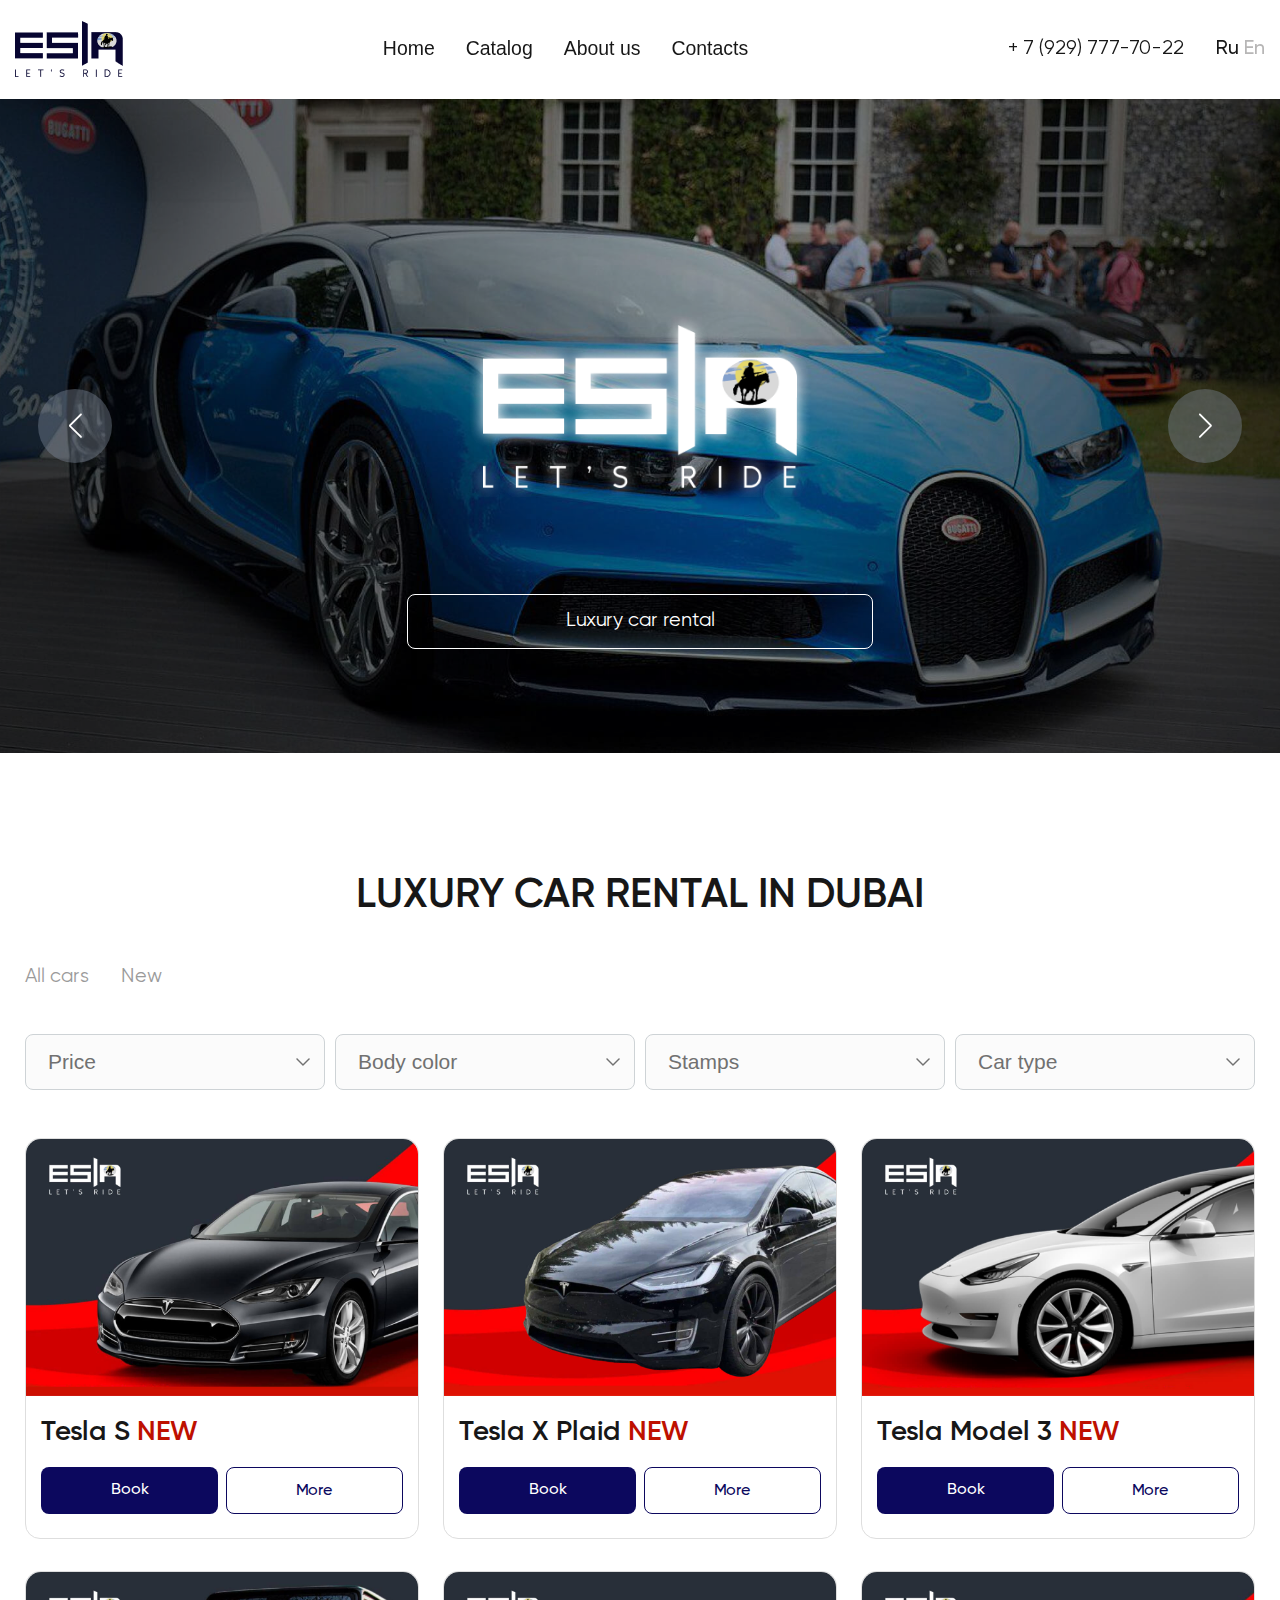
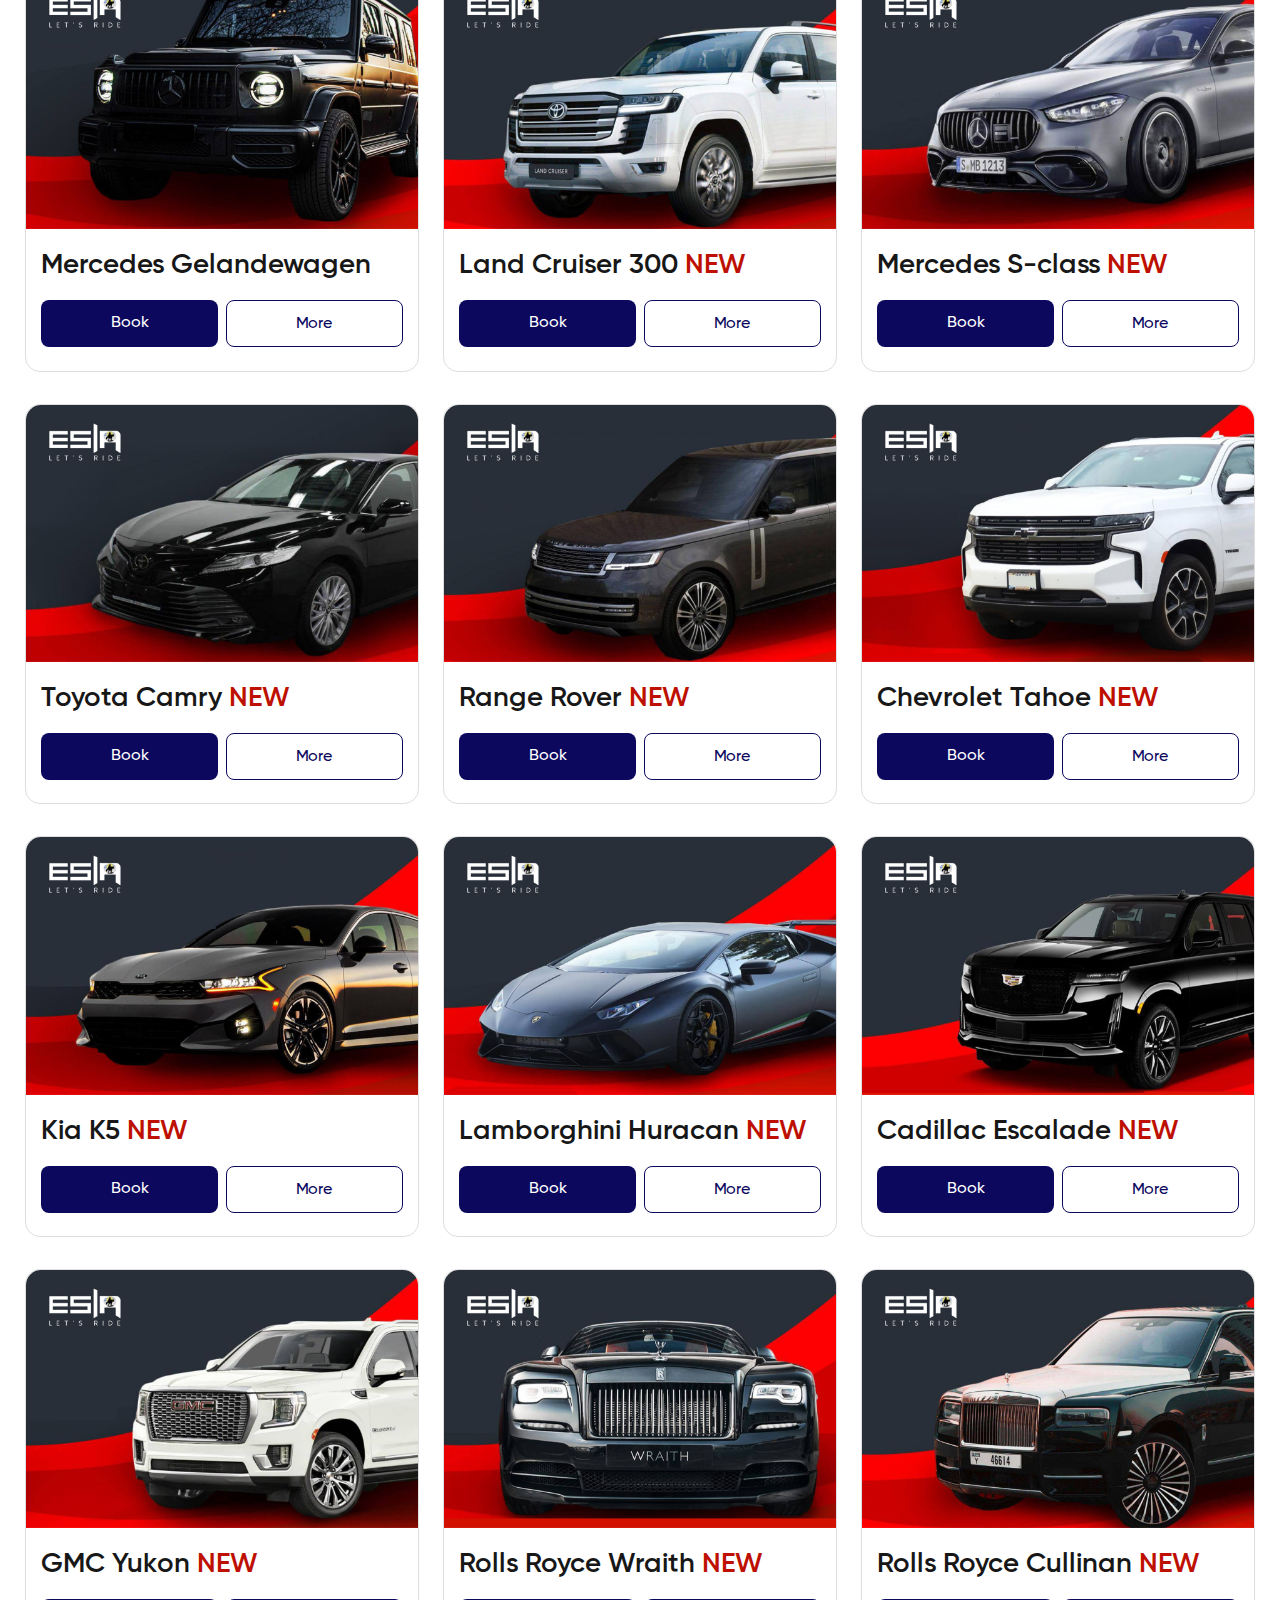
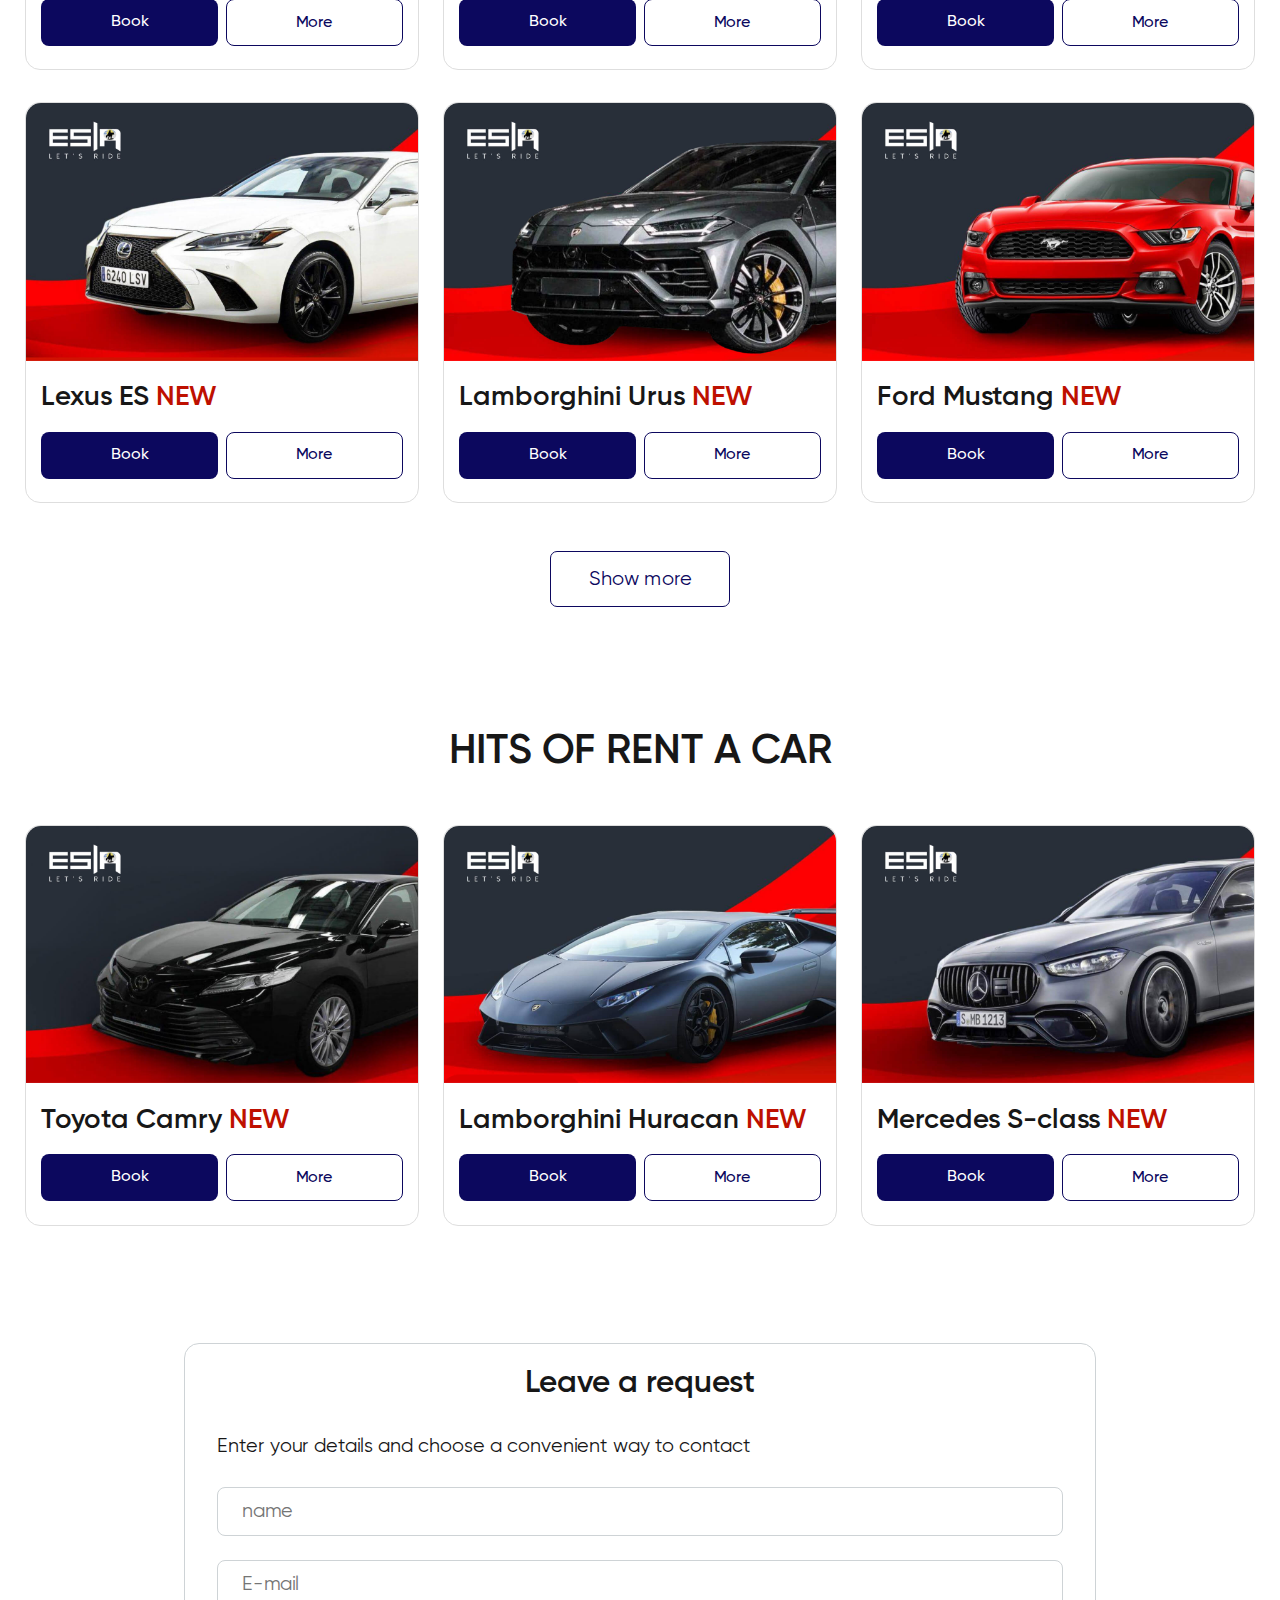
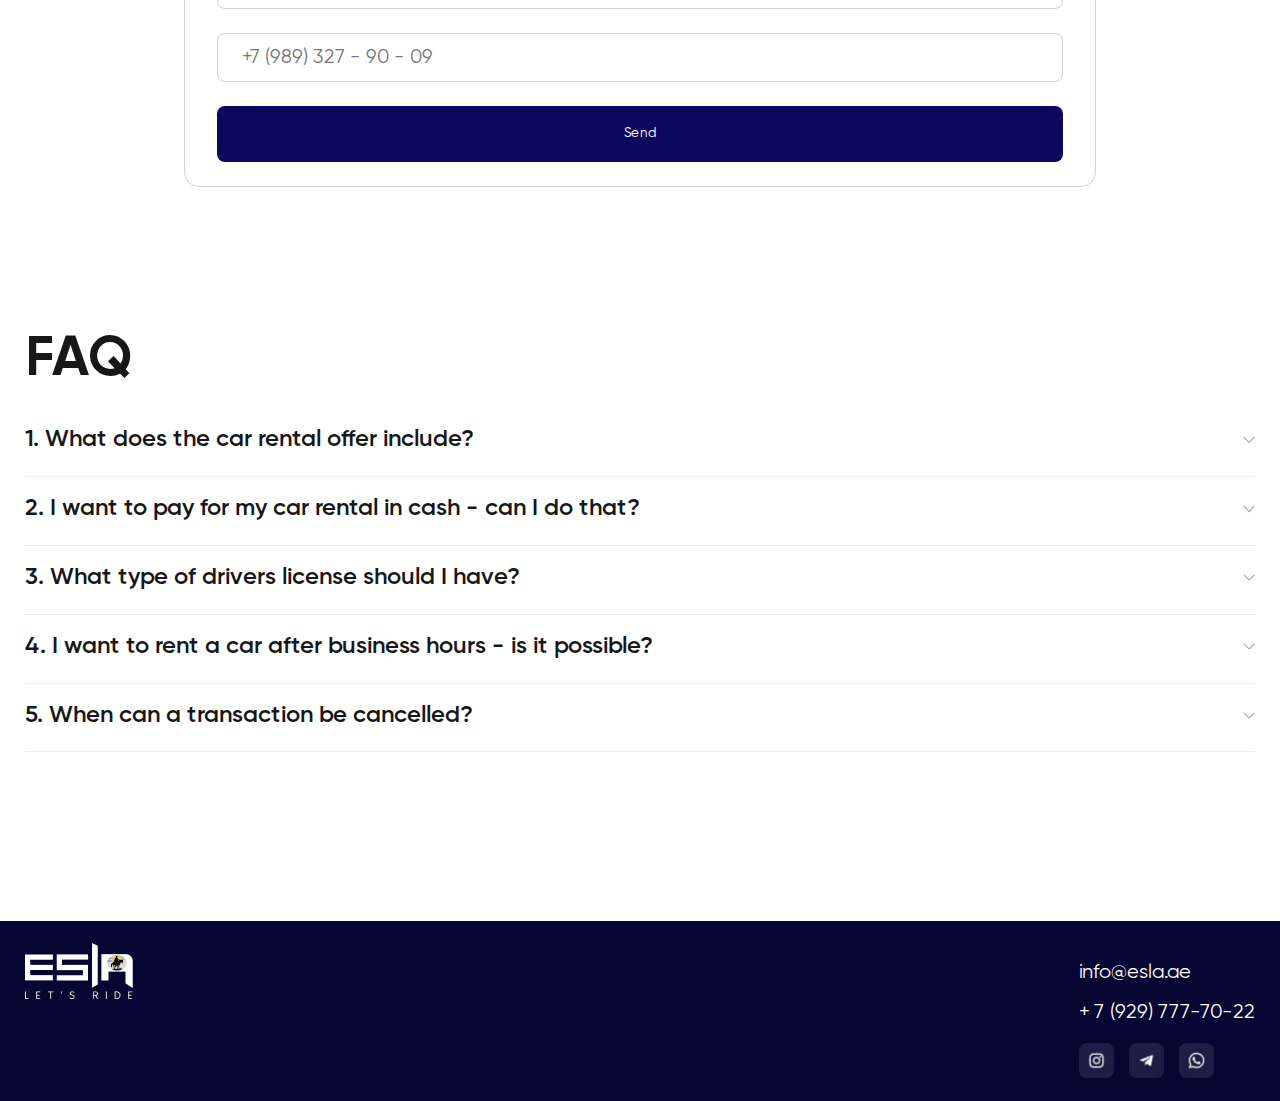
<file: index.html>
<!DOCTYPE html>
<html lang="en">
<head>
   <link
   rel="stylesheet"
   href="https://cdn.jsdelivr.net/npm/swiper@9/swiper-bundle.min.css"/>
   <link rel="stylesheet" href="css/style.css">
   <link rel="preconnect" href="https://fonts.googleapis.com">
   <link rel="preconnect" href="https://fonts.gstatic.com" crossorigin>
   <link rel="stylesheet" href="fonts/stylesheet.css">
   <meta charset="UTF-8">
   <meta http-equiv="X-UA-Compatible" content="IE=edge">
   <meta name="viewport" content="width=device-width, initial-scale=1.0">
   <title>Esla</title>
   <link rel="icon" type="images/x-icon" href="favicon/esla.ico">
</head>
<body>
   <div class="preloader" id="preloader">
      <div class="cssload-loader">
         <div class="cssload-inner cssload-one"></div>
         <div class="cssload-inner cssload-two"></div>
         <div class="cssload-inner cssload-three"></div>
      </div>
   </div>
   <div class="wrapper" translate="no">
      <!-- HEADER -->
      <header class="header">
         <div class="header__head">
         <div class="header__container">
         <div class="header__fixed">
            <div class="header__inner">
               <div class="header__logo">
                  <a href="index.html"><img src="img/logoesla.png" alt=""></a>
               </div>
               <nav class="header__menu menu">
                  <ul class="menu__list">
                     <li><a href="index.html" class="menu__link" data-lang="home">Главная</a></li>
                        <li><a href="_catalog.html" class="menu__link" data-lang="catalog">Каталог</a></li>
                        <li><a href="#" class="menu__link" data-lang="about-us">О нас</a></li>
                        <li><a class="menu__link link-contact" data-lang="contacts">Контакты</a></li>
                  </ul>
               </nav>
               <div class="header__cookies">
                  <span class="connection"><a href='tel:+79297777022'>+ 7 (929) 777-70-22</a></span>
                  <form id="form" class="connection__request request">
                     <input type="hidden" name="project_name" value="Esla">
                     <input type="hidden" name="admin_email" value="info@esla.ae">
                     <input type="hidden" name="form_subject" value="Elsa.ae">
                     <div class="request__inner">
                        <h3 class="request__title" data-lang="request-title">Оставить запрос</h3>
                     <span class="request__sub-title" data-lang="request-sub-title">Введите свои данные и выберите удобный способ связи</span>
                     <input id="name" required placeholder="name" name="Имя" type="text" class="request__input">
                     <input id="phone" required placeholder="+7 (989) 327 - 90 - 09" name="Номер телефона" type="number" class="request__input">
                     <div class="request__checkboxes">
                        <input value="whatsapp" id="message1" class="request__checkbox1 request__checkbox" type="radio" name="Мессенджер">
                        <label class="request__label1" for="message1"></label>
                        <input value="telegram" id="message2" class="request__checkbox2 request__checkbox" type="radio" name="Мессенджер">
                        <label class="request__label2" for="message2"></label>
                        <input value="phone" id="message3" class="request__checkbox3 request__checkbox" type="radio" name="Мессенджер">
                        <label class="request__label3" for="message3"></label>
                     </div>
                     <button class="request__submit" data-lang="request-submit">Отправить</button>
                     </div>
                  </form>
                  <div class="wrap"><span class="wrap__text" data-lang="gratitude">Спасибо за заявку! Наш консультант перезвонит вам в течение часа.</span></div>
                  <div class="langs">
                     <a value="ru" data-btn="ru" class="lang rus" translate="no">Ru</a>
                     <a value="en" data-btn="en" class="lang eng" translate="no">En</a>
                  </div>
                  <div class="menu__burger">
                     <span></span>
                  </div>
               </div>
            </div>
         </div>
      </div>
      </div>
      </header>


      <!-- MAIN -->
      <main class="main-content">

         <!-- MAIN SECTION -->
         <div class="main first-slider swiper-container">
            <div class="main__inner swiper-wrapper">
               <div class="main__slide swiper-slide">
                  <div class="main__slide-inner">
                  <div class="main__title"><img src="img/title.png" alt=""></div>
                     <img src="img/main-image.jpg" alt="">
                  <a class="main__btn" data-lang="main-btn" href="_catalog.html">Аренда элитных авто</a>
               </div>
               </div>
            </div>
            <div class="swiper-button-prev"></div>
            <div class="swiper-button-next"></div>

         </div>

         <!-- FILTER -->
         <section class="filter">
            <div class="container">
               <div class="filter__inner">
                  <h2 class="filter__title" data-lang="filter-title">Аренда элитных авто в ДУБАЕ</h2>
                  <nav class="filter__nav">
                     <ul class="filter__list">
                        <li id="filter-all" class="filter__link" data-lang="filter-all-cars">Все автомобили</li>
                        <li id="filter-new" class="filter__link" data-lang="filter-new-cars" value="new">Новинки</li>
                     </ul>
                     <!-- <select name="" id="">
                        <option value="new">new</option>
                     </select> -->
                  </nav>
                  <div class="filter__choice">
                     <select class="filter__select" name="" id="filter-price">
                        <option data-lang="filter-option-price" selected disabled value="">Цена</option>
                        <option data-lang="all" value="">Все</option>
                        <option value="200-500">200-500</option>
                        <option value="500-1000">500-1000</option>
                        <option value="1000-1500">1000-1500</option>
                     </select>
                     <select class="filter__select" name="" id="filter-color">
                        <option data-lang="filter-option-color" selected disabled value="">Цвет кузова</option>
                        <option data-lang="all" value="">Все</option>
                        <option data-lang="black" value="black">Черный</option>
                        <option data-lang="gray" value="gray">Серый</option>
                        <option data-lang="white" value="white">Белый</option>
                     </select>
                     <select class="filter__select" name="" id="filter-stamps">
                        <option data-lang="filter-option-stamps" selected disabled value="">Марки</option>
                        <option data-lang="all" value="">Все</option>
                        <option value="toyota">Toyota</option>
                        <option value="tesla">Tesla</option>
                        <option value="mercedes">Mercedes</option>
                        <option value="lamborghini">Lamborghini</option>
                        <option value="land rover">Land Rover</option>
                        <option value="chevrolet">Chevrolet</option>
                        <option value="rolls royce">Rolls Royce</option>
                        <option value="lexus">Lexus</option>
                        <option value="GMC">GMC</option>
                        <option value="kia">Kia</option>
                        <option value="cadillac">Cadillac</option>
                        <option value="mercedes">Mercedes</option>
                     </select>
                     <select class="filter__select" name="" id="filter-type">
                        <option data-lang="filter-option-type" selected disabled value="">Типы автомобилей</option>
                        <option data-lang="all" value="">Все</option>
                        <option value="SUV" data-lang="SUV">Внедорожники</option>
                        <option value="sedan" data-lang="sedan">Седан</option>
                     </select>
                  </div>
               </div>
            </div>
         </section>

         <!-- CATALOG -->
         <section class="catalog">
            <div class="container">
               <div class="catalog__inner">
                  <div class="catalog__cards cards">

                  </div>
                  <div class="catalog__btn">
                     <button data-lang="catalog-btn">Показать ещё</button>
                  </div>
               </div>
            </div>
         </section>

         <!-- HITS -->
         <section class="hits">
            <div class="container">
               <div class="hits__inner">
                  <h2 class="hits__title" data-lang="hits-title">ХИТЫ ПРОКАТА АВТО</h2>
                  <div class="hits__cards cards">
                     <div class="hits__card card">
                        <div class="card__image second-slider swiper-container">
                           <div class="swiper-wrapper">
                              <div class="swiper-slide">
                                 <img src="img/car7.jpg" alt="">
                              </div>
                           </div>
                           <div class="card-pagination swiper-pagination"></div>
                        </div>
                        <div class="card__information">
                           <h3 class="card__name" translate='no'>Toyota Camry <span class="card__new">new</span></h3>
                           <div class="card__buttons">
                                                   <button class="card__first-button" data-lang='booking'>Бронировать</button>
                                                   <a href="_more.html?img/car7.jpg&Toyota Camry&367" class="card__second-button" data-lang='more'>Подробнее</a>
                                                   </div>
                        </div>
                        </div>
                        
                        <div class="hits__card card">
                        <div class="card__image second-slider swiper-container">
                           <div class="swiper-wrapper">
                              
                              <div class="swiper-slide">
                                 <img src="img/car11.jpg" alt="">
                              </div>
                           </div>
                           <div class="card-pagination swiper-pagination"></div>
                        </div>
                        <div class="card__information">
                           <h3 class="card__name" translate='no'>Lamborghini Huracan <span class="card__new">new</span></h3>
                           <div class="card__buttons">
                                                   <button class="card__first-button" data-lang='booking'>Бронировать</button>
                                                   <a href="_more.html?img/car11.jpg&Lamborghini Huracan&1.000" class="card__second-button" data-lang='more'>Подробнее</a>
                                                   </div>
                        </div>
                        </div>
                        
                        <div class="hits__card card card-none">
                        <div class="card__image second-slider swiper-container">
                           <div class="swiper-wrapper">
                              
                              <div class="swiper-slide">
                                 <img src="img/car6.jpg" alt="">
                              </div>
                           </div>
                           <div class="card-pagination swiper-pagination"></div>
                        </div>
                        <div class="card__information">
                           <h3 class="card__name" translate='no'>Mercedes S-class <span class="card__new">new</span></h3>
                           <div class="card__buttons">
                                                   <button class="card__first-button" data-lang='booking'>Бронировать</button>
                                                   <a href="_more.html?img/car6.jpg&Mercedes S-class&481" class="card__second-button" data-lang='more'>Подробнее</a>
                                                   </div>
                        </div>
                        </div>
                  </div>
                  
               </div>
            </div>
         </section>

         <!-- FORM -->
         <section class="form" id="formSection">
            <div class="container">
            <form class="connection__request" id="form2">
               <input type="hidden" name="project_name" value="Esla">
                     <input type="hidden" name="admin_email" value="info@esla.ae">
                     <input type="hidden" name="form_subject" value="Elsa.ae">
               <div class="form__inner">
                  <h3 class="request__title" data-lang="request-title">Оставить запрос</h3>
               <span class="request__sub-title form__sub-title" data-lang="request-sub-title">Введите свои данные и выберите удобный способ связи</span>
               <input id="name" required placeholder="name" name="Имя" type="text" class="request__input">
               <input id="email" required placeholder="E-mail" type="email" name="Почта" class="request__input">
               <input id="phone" required placeholder="+7 (989) 327 - 90 - 09" name="Номер телефона" type="number" class="request__input">
               <button class="request__submit" data-lang="request-submit">Отправить</button>
               </div>
            </form>
         </div>
         </section>

         <!-- ACCARDEON -->
         <section class="accardeon">
            <div class="container">
               <h3 class="accardeon__title">FAQ</h3>
               <div class="accardeon__btn"><span data-lang="faq1">1. Что включает в себя предложение по аренде автомобилей?</span>
               <img src="img/vectorrr.png" alt="">
               </div>
            <div class="accardeon__content">
               <span data-lang="faq1txt">
                  ...
               </span>
            </div>
            <div class="accardeon__btn"><span data-lang="faq2">2. Я хочу оплатить за аренду автомобиля наличными — могу ли я это сделать?</span>
               <img src="img/vectorrr.png" alt=""></div>
            <div class="accardeon__content">
               <span data-lang="faq2txt">
                  ...
               </span>
            </div>
            <div class="accardeon__btn"><span data-lang="faq3">3. Какое у меня должно быть водительское удостоверение?</span>
               <img src="img/vectorrr.png" alt=""></div>
            <div class="accardeon__content">
               <span data-lang="faq3txt">
                  Чтобы не попасть в затруднительную ситуацию, мы рекомендуем вам всегда иметь при себе водительское удостоверение международного образца + ваше обычное водительское удостоверение.
               </span>
            </div>
            <div class="accardeon__btn"><span data-lang="faq4">4. Я хочу взять автомобиль в аренду в нерабочее время — это возможно?</span>
               <img src="img/vectorrr.png" alt=""></div>
            <div class="accardeon__content">
               <span data-lang="faq4txt">
                  Lorem, ipsum dolor sit amet consectetur adipisicing elit. Esse odio culpa dignissimos commodi blanditiis modi enim dolorem, fugit repellendus consequuntur?
               </span>
            </div>
            <div class="accardeon__btn"><span data-lang="faq5">5. В каких случаях можно отменить сделку?</span>
               <img src="img/vectorrr.png" alt=""></div>
            <div class="accardeon__content">
               <span data-lang="faq5txt">
                  Lorem, ipsum dolor sit amet consectetur adipisicing elit. Esse odio culpa dignissimos commodi blanditiis modi enim dolorem, fugit repellendus consequuntur?
               </span>
            </div>
            </div>
         </section>

      </main>

      <!-- FOOTER -->
      <footer class="footer">
         <div class="container">
            <div class="footer__inner">
               <div class="footer__logo">
                  <a href="index.html"><img src="img/footer-logo-esla.png" alt=""></a>
               </div>
               <div class="footer__cookies">
                  <h3 class="footer__contacts" data-lang="contacts">Контакты</h3>
                  <span class="footer__mail"><a href="mailto:info@esla.ae">info@esla.ae</a></span>
                  <span class="footer__connection"><a href='tel:+79297777022'>+ 7 (929) 777-70-22</a></span>
                  <ul class="footer__messanger">
                     <li><a href="https://www.instagram.com/eslaride.ae/" class="footer__link"><img src="img/f-instagram.png" alt=""></a></li>
                     <li><a href=" https://t.me/eslaride_ae" class="footer__link"><img src="img/f-telegram.png" alt=""></a></li>
                     <li><a href="https://wa.me/+79297777022" class="footer__link"><img src="img/f-whatsapp.png" alt=""></a></li>
                  </ul>
               </div>
            </div>
         </div>
      </footer>

   </div>
   <script src="https://cdn.jsdelivr.net/npm/swiper@9/swiper-bundle.min.js"></script>
   <script src="https://ajax.googleapis.com/ajax/libs/jquery/3.6.3/jquery.min.js"></script>
   <script src="mail.js"></script>
   <script src="js/langs.js"></script>
   <script src="js/cars.js"></script>
   <script src="js/filter.js"></script>
   <script src="js/script.js"></script>
</body>
</html>
</file>
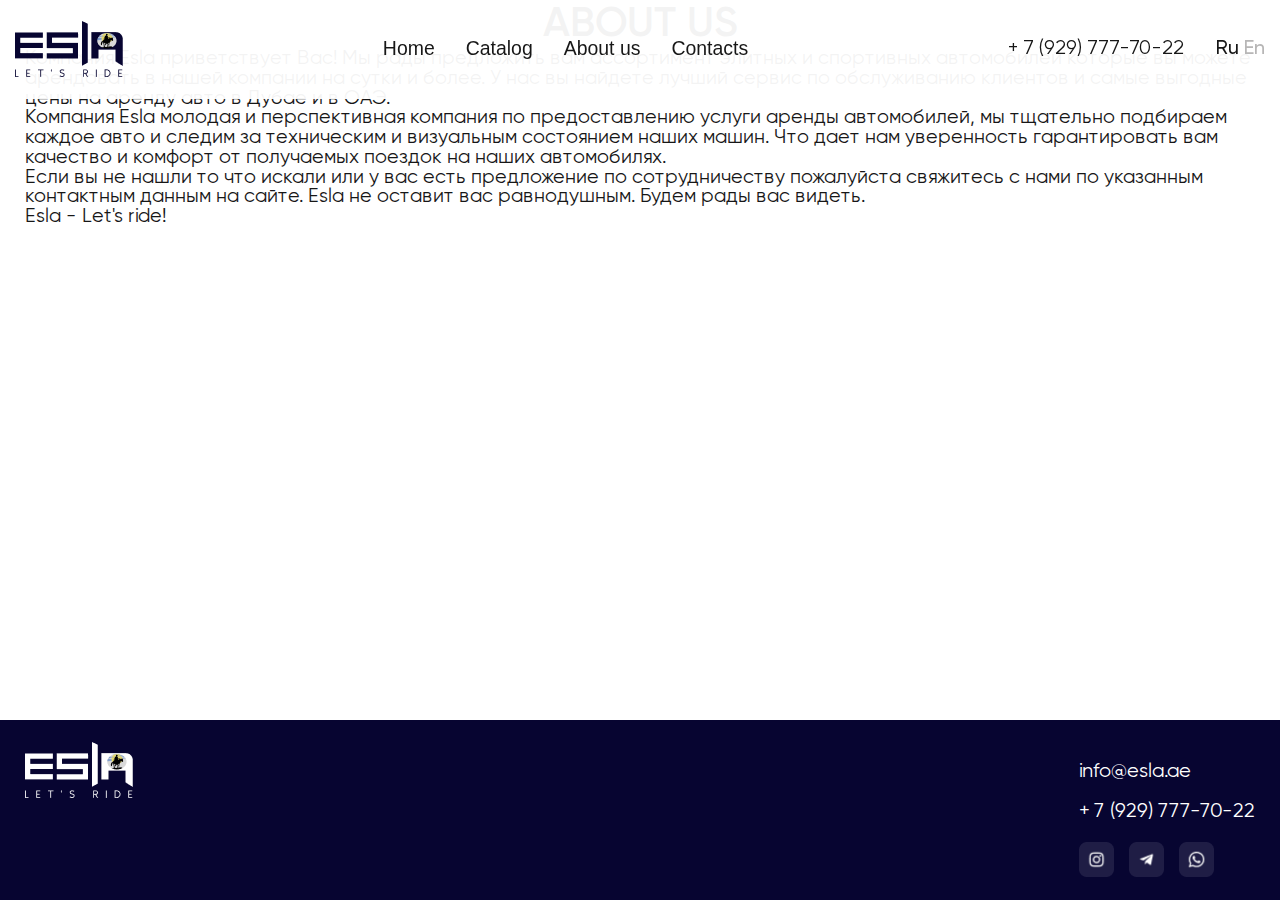
<file: _about.html>
<!DOCTYPE html>
<html lang="en">
   <head>
      <link
      rel="stylesheet"
      href="https://cdn.jsdelivr.net/npm/swiper@9/swiper-bundle.min.css"/>
      <link rel="stylesheet" href="css/style.css">
      <link rel="preconnect" href="https://fonts.googleapis.com">
      <link rel="preconnect" href="https://fonts.gstatic.com" crossorigin>
      <link rel="stylesheet" href="fonts/stylesheet.css">
      <meta charset="UTF-8">
      <meta http-equiv="X-UA-Compatible" content="IE=edge">
      <meta name="viewport" content="width=device-width, initial-scale=1.0">
      <title>Esla</title>
   </head>
<body>
   <div class="preloader" id="preloader">
      <div class="cssload-loader">
         <div class="cssload-inner cssload-one"></div>
         <div class="cssload-inner cssload-two"></div>
         <div class="cssload-inner cssload-three"></div>
      </div>
   </div>
         <div class="wrapper" translate="no">
            <!-- HEADER -->
            <header class="header">
               <div class="header__head">
               <div class="header__container">
               <div class="header__fixed">
                  <div class="header__inner">
                     <div class="header__logo">
                        <a href="index.html"><img src="img/logoesla.png" alt=""></a>
                     </div>
                     <nav class="header__menu menu">
                        <ul class="menu__list">
                           <li><a href="index.html" class="menu__link" data-lang="home">Главная</a></li>
                              <li><a href="_catalog.html" class="menu__link" data-lang="catalog">Каталог</a></li>
                              <li><a href="_about.html" class="menu__link" data-lang="about-us">О нас</a></li>
                              <li><a href="_contacts.html" class="menu__link link-contact" data-lang="contacts">Контакты</a></li>
                        </ul>
                     </nav>
                     <div class="header__cookies">
                        <span class="connection"><a href='tel:+79297777022'>+ 7 (929) 777-70-22</a></span>
                        <form id="form" class="connection__request request">
                           <input type="hidden" name="project_name" value="Esla">
                           <input type="hidden" name="admin_email" value="info@esla.ae">
                           <input type="hidden" name="form_subject" value="Elsa.ae">
                           <div class="request__inner">
                              <h3 class="request__title" data-lang="request-title">Оставить запрос</h3>
                           <span class="request__sub-title" data-lang="request-sub-title">Введите свои данные и выберите удобный способ связи</span>
                           <input id="name" required placeholder="name" name="Имя" type="text" class="request__input">
                           <input id="phone" required placeholder="+7 (989) 327 - 90 - 09" name="Номер телефона" type="number" class="request__input">
                           <div class="request__checkboxes">
                              <input value="whatsapp" id="message1" class="request__checkbox1 request__checkbox" type="radio" name="Мессенджер">
                              <label class="request__label1" for="message1"></label>
                              <input value="telegram" id="message2" class="request__checkbox2 request__checkbox" type="radio" name="Мессенджер">
                              <label class="request__label2" for="message2"></label>
                              <input value="phone" id="message3" class="request__checkbox3 request__checkbox" type="radio" name="Мессенджер">
                              <label class="request__label3" for="message3"></label>
                           </div>
                           <button class="request__submit" data-lang="request-submit">Отправить</button>
                           </div>
                        </form>
                        <div class="wrap"><span class="wrap__text" data-lang="gratitude">Спасибо за заявку! Наш консультант перезвонит вам в течение часа.</span></div>
                        <div class="langs">
                           <a value="ru" data-btn="ru" class="lang rus" translate="no">Ru</a>
                           <a value="en" data-btn="en" class="lang eng" translate="no">En</a>
                        </div>
                        <div class="menu__burger">
                           <span></span>
                        </div>
                     </div>
                  </div>
               </div>
            </div>
            </div>
            </header>
   
         <!-- MAIN -->
         <main class="main-content">

            <div class="page-about">
               <div class="container">
                  <h2 data-lang="about-us">О нас</h2>
                  <p>
                     <span data-lang="about-hy">
                        Компания Esla приветствует Вас!
                     </span>
                     <span data-lang="about-us-first-paragraph">
                        Мы рады предложить вам ассортимент элитных и спортивных автомобилей которые вы можете арендовать в нашей компании на сутки и более. У нас вы найдете лучший сервис по обслуживанию клиентов и самые выгодные цены на аренду авто в Дубае и в ОАЭ.</span>
                     </p>
                  <p data-lang="about-us-second-paragraph">
                     Компания Esla молодая и перспективная компания по предоставлению услуги аренды автомобилей, мы тщательно подбираем каждое авто и следим за техническим и визуальным состоянием наших машин. Что дает нам уверенность гарантировать вам качество и комфорт от получаемых поездок на наших автомобилях.
                  </p>
                  <p data-lang="about-us-third-paragraph">Если вы не нашли то что искали или у вас есть предложение по сотрудничеству пожалуйста свяжитесь с нами по указанным контактным данным на сайте. 
                     <span data-lang="about-welcome">Esla не оставит вас равнодушным. Будем рады вас видеть.</span> <br>
                        </p>
                        Esla - Let's ride!
               </div>
            </div>
   
         </main>
   
         <footer class="footer">
            <div class="container">
               <div class="footer__inner">
                  <div class="footer__logo">
                     <a href="index.html"><img src="img/footer-logo-esla.png" alt=""></a>
                  </div>
                  <div class="footer__cookies">
                     <h3 class="footer__contacts" data-lang="contacts">Контакты</h3>
                     <span class="footer__mail"><a href="mailto:info@esla.ae">info@esla.ae</a></span>
                     <span class="footer__connection"><a href='tel:+79297777022'>+ 7 (929) 777-70-22</a></span>
                     <ul class="footer__messanger">
                        <li><a href="https://www.instagram.com/eslaride.ae/" class="footer__link"><img src="img/f-instagram.png" alt=""></a></li>
                        <li><a href=" https://t.me/eslaride_ae" class="footer__link"><img src="img/f-telegram.png" alt=""></a></li>
                        <li><a href="https://wa.me/+79297777022" class="footer__link"><img src="img/f-whatsapp.png" alt=""></a></li>
                     </ul>
                  </div>
               </div>
            </div>
         </footer>
         </div>
      </div>
      <script src="https://cdn.jsdelivr.net/npm/swiper@9/swiper-bundle.min.js"></script>
      <script src="https://ajax.googleapis.com/ajax/libs/jquery/3.6.3/jquery.min.js"></script>
      <script src="mail.js"></script>
      <script src="js/langs.js"></script>
      <script src="js/script.js"></script>
</body>
</html>
</file>
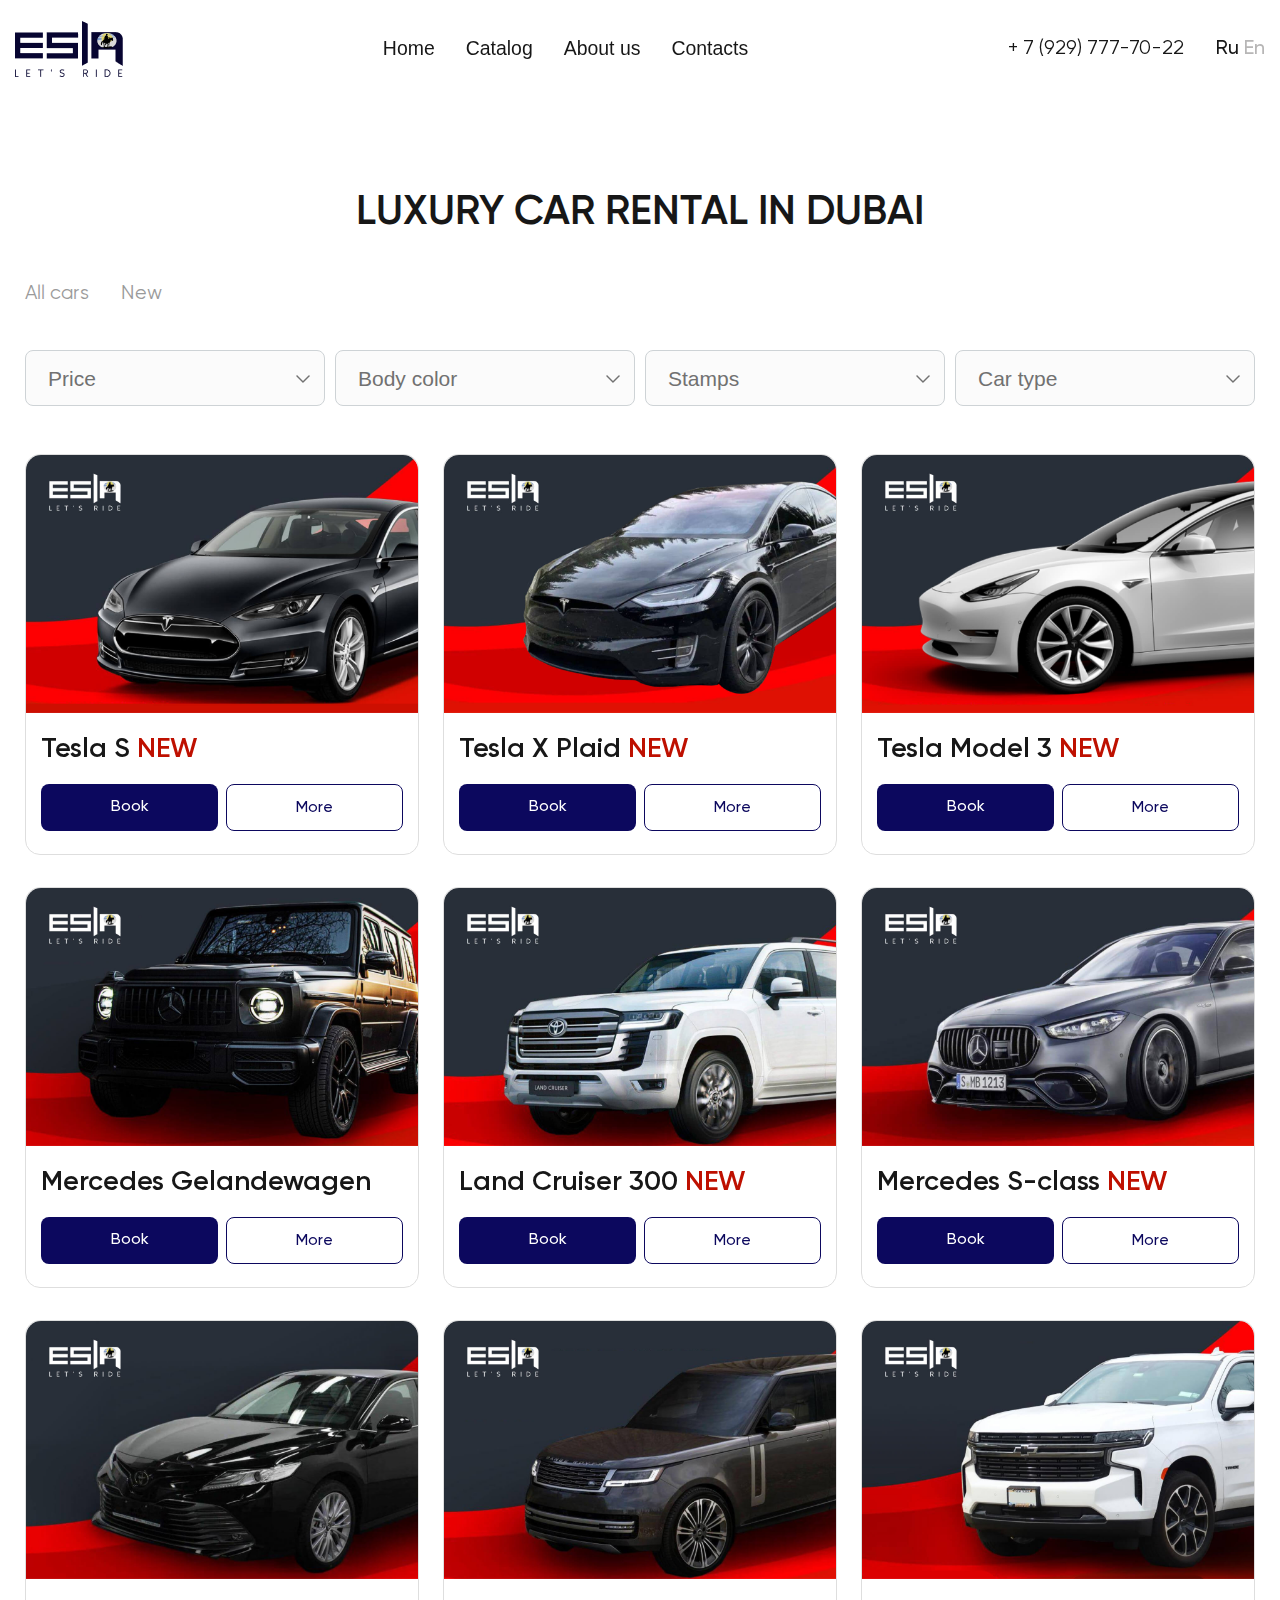
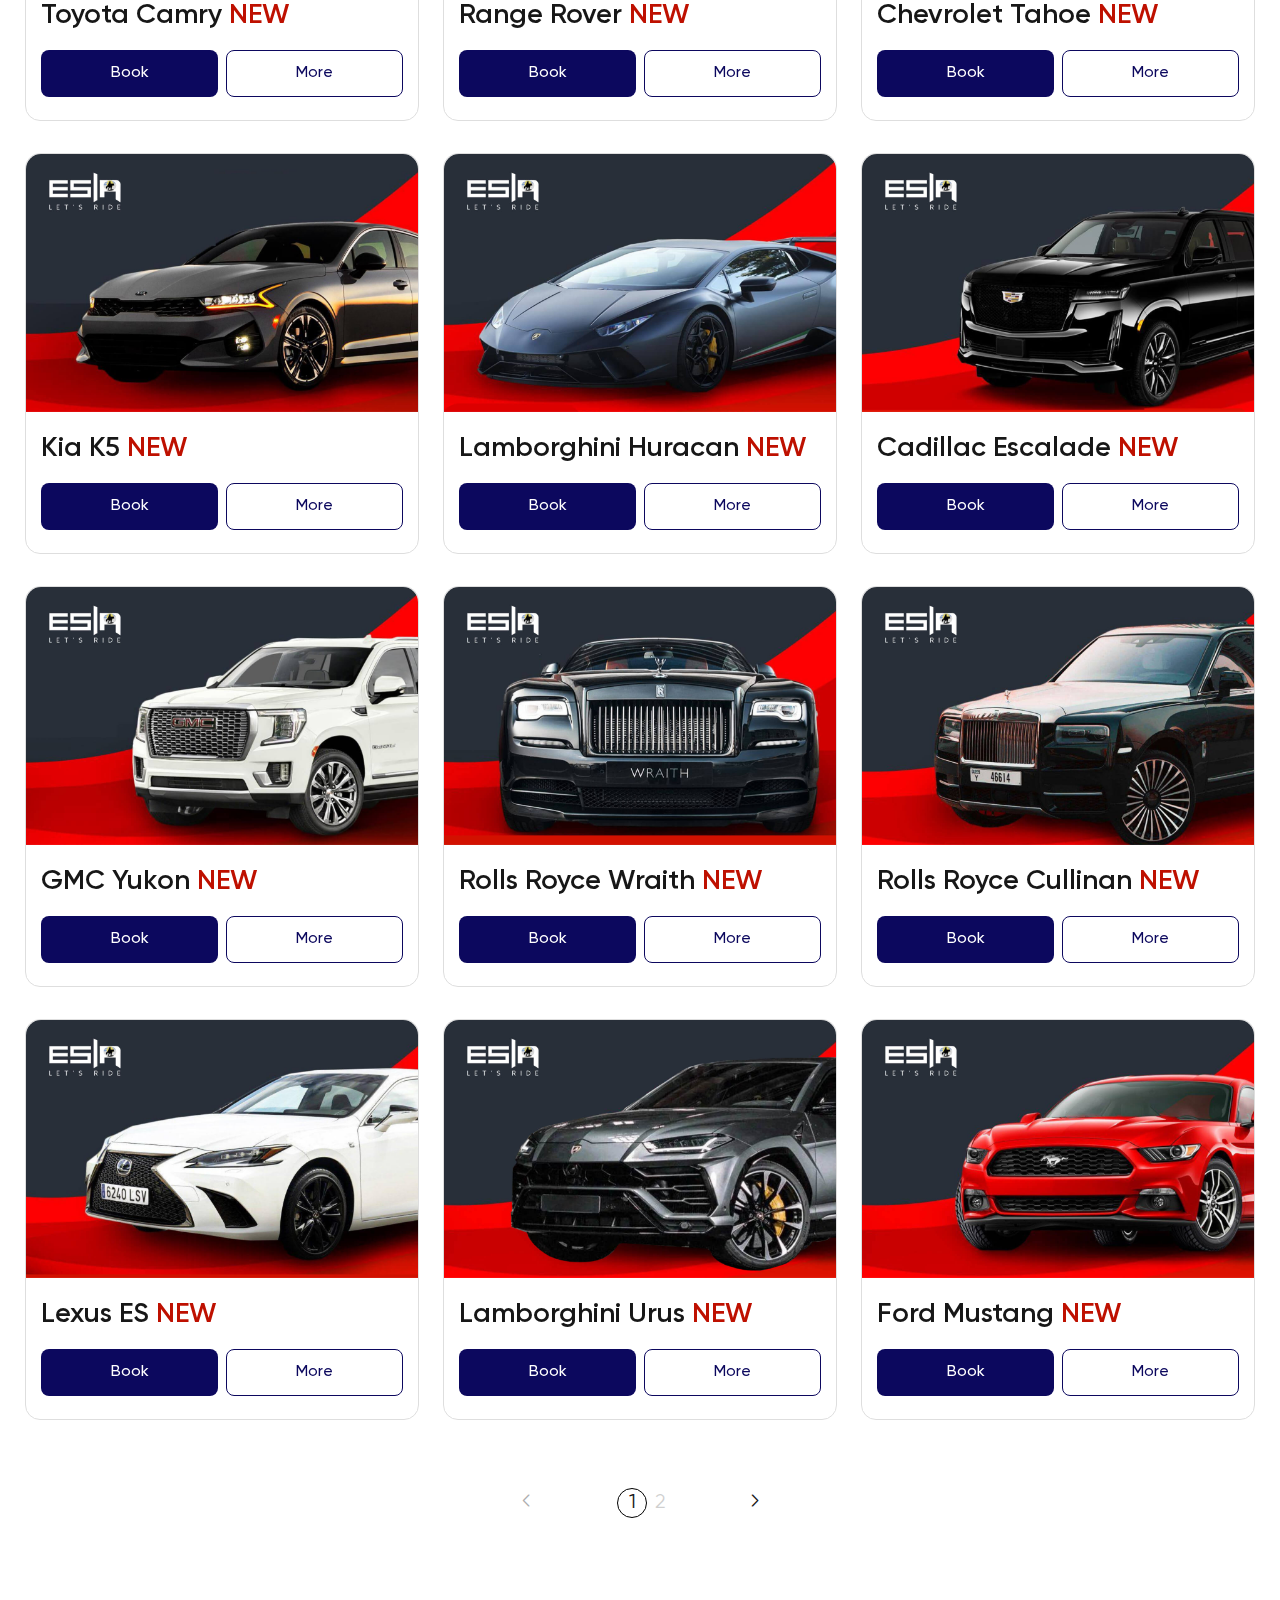
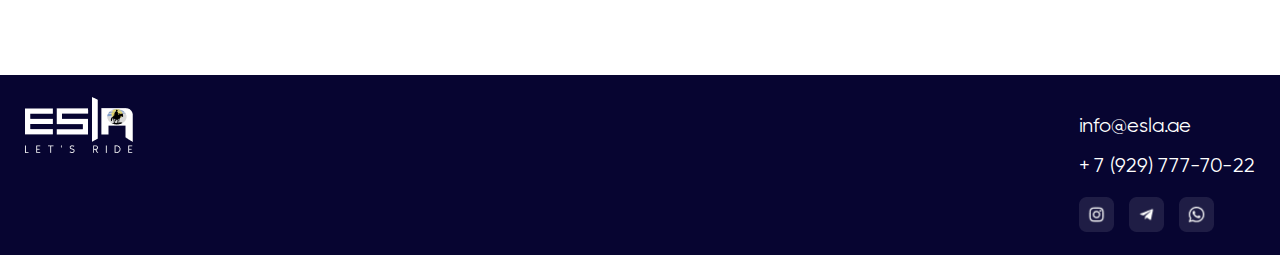
<file: _catalog.html>
<!DOCTYPE html>
<html lang="en">
   <head>
      <link
      rel="stylesheet"
      href="https://cdn.jsdelivr.net/npm/swiper@9/swiper-bundle.min.css"/>
      <link rel="stylesheet" href="css/style.css">
      <link rel="preconnect" href="https://fonts.googleapis.com">
      <link rel="preconnect" href="https://fonts.gstatic.com" crossorigin>
      <link rel="stylesheet" href="fonts/stylesheet.css">
      <meta charset="UTF-8">
      <meta http-equiv="X-UA-Compatible" content="IE=edge">
      <meta name="viewport" content="width=device-width, initial-scale=1.0">
      <title>Esla</title>
   </head>
<body>
   <div class="preloader" id="preloader">
      <div class="cssload-loader">
         <div class="cssload-inner cssload-one"></div>
         <div class="cssload-inner cssload-two"></div>
         <div class="cssload-inner cssload-three"></div>
      </div>
   </div>
   <div class="wrapper" translate="no">
      <!-- HEADER -->
      <header class="header">
         <div class="header__head">
         <div class="header__container">
         <div class="header__fixed">
            <div class="header__inner">
               <div class="header__logo">
                  <a href="index.html"><img src="img/logoesla.png" alt=""></a>
               </div>
               <nav class="header__menu menu">
                  <ul class="menu__list">
                     <li><a href="index.html" class="menu__link" data-lang="home">Главная</a></li>
                        <li><a href="_catalog.html" class="menu__link" data-lang="catalog">Каталог</a></li>
                        <li><a href="#" class="menu__link" data-lang="about-us">О нас</a></li>
                        <li><a class="menu__link link-contact" data-lang="contacts">Контакты</a></li>
                  </ul>
               </nav>
               <div class="header__cookies">
                  <span class="connection"><a href='tel:+79297777022'>+ 7 (929) 777-70-22</a></span>
                  <form id="form" class="connection__request request">
                     <input type="hidden" name="project_name" value="Esla">
                     <input type="hidden" name="admin_email" value="info@esla.ae">
                     <input type="hidden" name="form_subject" value="Elsa.ae">
                     <div class="request__inner">
                        <h3 class="request__title" data-lang="request-title">Оставить запрос</h3>
                     <span class="request__sub-title" data-lang="request-sub-title">Введите свои данные и выберите удобный способ связи</span>
                     <input id="name" required placeholder="name" name="Имя" type="text" class="request__input">
                     <input id="phone" required placeholder="+7 (989) 327 - 90 - 09" name="Номер телефона" type="number" class="request__input">
                     <div class="request__checkboxes">
                        <input value="whatsapp" id="message1" class="request__checkbox1 request__checkbox" type="radio" name="Мессенджер">
                        <label class="request__label1" for="message1"></label>
                        <input value="telegram" id="message2" class="request__checkbox2 request__checkbox" type="radio" name="Мессенджер">
                        <label class="request__label2" for="message2"></label>
                        <input value="phone" id="message3" class="request__checkbox3 request__checkbox" type="radio" name="Мессенджер">
                        <label class="request__label3" for="message3"></label>
                     </div>
                     <button class="request__submit" data-lang="request-submit">Отправить</button>
                     </div>
                  </form>
                  <div class="wrap"><span class="wrap__text" data-lang="gratitude">Спасибо за заявку! Наш консультант перезвонит вам в течение часа.</span></div>
                  <div class="langs">
                     <a value="ru" data-btn="ru" class="lang rus" translate="no">Ru</a>
                     <a value="en" data-btn="en" class="lang eng" translate="no">En</a>
                  </div>
                  <div class="menu__burger">
                     <span></span>
                  </div>
               </div>
            </div>
         </div>
      </div>
      </div>
      </header>


      <!-- MAIN -->
      <main class="main-content">

         <!-- FILTER -->
         <section class="filter">
            <div class="container">
               <div class="filter__inner">
                  <h2 class="filter__title catalog-title" data-lang="filter-title">Аренда элитных авто в ДУБАЕ</h2>
                  <nav class="filter__nav">
                     <ul class="filter__list">
                        <li id="filter-all" class="filter__link" data-lang="filter-all-cars">Все автомобили</li>
                        <li><a id="filter-new" class="filter__link" data-lang="filter-new-cars">Новинки</a></li>
                     </ul>
                  </nav>
                  <div class="filter__choice">
                     <select class="filter__select" name="" id="filter-price">
                        <option data-lang="filter-option-price" selected disabled value="">Цена</option>
                        <option data-lang="all" value="">Все</option>
                        <option value="200-500">200-500</option>
                        <option value="500-1000">500-1000</option>
                        <option value="1000-1500">1000-1500</option>
                     </select>
                     <select class="filter__select" name="" id="filter-color">
                        <option data-lang="filter-option-color" selected disabled value="">Цвет кузова</option>
                        <option data-lang="all" value="">Все</option>
                        <option data-lang="black" value="black">Черный</option>
                        <option data-lang="gray" value="gray">Серый</option>
                        <option data-lang="white" value="white">Белый</option>
                     </select>
                     <select class="filter__select" name="" id="filter-stamps">
                        <option data-lang="filter-option-stamps" selected disabled value="">Марки</option>
                        <option data-lang="all" value="">Все</option>
                        <option value="toyota">Toyota</option>
                        <option value="tesla">Tesla</option>
                        <option value="mercedes">Mercedes</option>
                        <option value="lamborghini">Lamborghini</option>
                        <option value="land rover">Land Rover</option>
                        <option value="chevrolet">Chevrolet</option>
                        <option value="rolls royce">Rolls Royce</option>
                        <option value="lexus">Lexus</option>
                        <option value="GMC">GMC</option>
                        <option value="kia">Kia</option>
                        <option value="cadillac">Cadillac</option>
                        <option value="mercedes">Mercedes</option>
                     </select>
                     <select class="filter__select" name="" id="filter-type">
                        <option data-lang="filter-option-type" selected disabled value="">Типы автомобилей</option>
                        <option data-lang="all" value="">Все</option>
                        <option value="SUV" data-lang="SUV">Внедорожники</option>
                        <option value="sedan" data-lang="sedan">Седан</option>
                     </select>
                  </div>
               </div>
            </div>
         </section>

         <!-- CATALOG-PAGES -->
         <div class="catalog-pages swiper-container">
            <div class="catalog-pages__wrapper swiper-wrapper">
               <section class="catalog swiper-slide">
                  <div class="container">
                     <div class="catalog__inner">
                        <div class="catalog__cards cards">

                        </div>
                        <div class="catalog__btn">
                           <!-- <button data-lang="catalog-btn">Показать ещё</button> -->
                        </div>
                     </div>
                  </div>
               </section>
               <section class="catalog swiper-slide">
                  <div class="container">
                     <div class="catalog__inner">
                        <div class="catalog__cards catalog__cards2 cards">

                        </div>
                        <div class="catalog__btn">
                           <!-- <button data-lang="catalog-btn">Показать ещё</button> -->
                        </div>
                     </div>
                  </div>
               </section>
            </div>
            <div class="container-button">
               <div class="swiper-button-next"></div>
               <div class="swiper-pagination-catalog"></div>
            <div class="swiper-button-prev"></div>
            </div>
         </div>

         <section class="form catalog-form">
            <div class="container">
            <form class="connection__request" id="form2">
               <input type="hidden" name="project_name" value="Esla">
                     <input type="hidden" name="admin_email" value="info@esla.ae">
                     <input type="hidden" name="form_subject" value="Elsa.ae">
               <div class="form__inner">
                  <h3 class="request__title" data-lang="request-title">Оставить запрос</h3>
               <span class="request__sub-title form__sub-title" data-lang="request-sub-title">Введите свои данные и выберите удобный способ связи</span>
               <input id="name" required placeholder="name" name="Имя" type="text" class="request__input">
               <input id="email" required placeholder="E-mail" type="email" name="Почта" class="request__input">
               <input id="phone" required placeholder="+7 (989) 327 - 90 - 09" name="Номер телефона" type="number" class="request__input">
               <button class="request__submit" data-lang="request-submit">Отправить</button>
               </div>
            </form>
         </div>
         </section>

      </main>

      <footer class="footer" id="formSection">
         <div class="container">
            <div class="footer__inner">
               <div class="footer__logo">
                  <a href="index.html"><img src="img/footer-logo-esla.png" alt=""></a>
               </div>
               <div class="footer__cookies">
                  <h3 class="footer__contacts" data-lang="contacts">Контакты</h3>
                  <span class="footer__mail"><a href="mailto:info@esla.ae">info@esla.ae</a></span>
                  <span class="footer__connection"><a href='tel:+79297777022'>+ 7 (929) 777-70-22</a></span>
                  <ul class="footer__messanger">
                     <li><a href="https://www.instagram.com/eslaride.ae/" class="footer__link"><img src="img/f-instagram.png" alt=""></a></li>
                     <li><a href=" https://t.me/eslaride_ae" class="footer__link"><img src="img/f-telegram.png" alt=""></a></li>
                     <li><a href="https://wa.me/+79297777022" class="footer__link"><img src="img/f-whatsapp.png" alt=""></a></li>
                  </ul>
               </div>
            </div>
         </div>
      </footer>
   </div>
      </div>
      <script src="https://cdn.jsdelivr.net/npm/swiper@9/swiper-bundle.min.js"></script>
   <script src="https://ajax.googleapis.com/ajax/libs/jquery/3.6.3/jquery.min.js"></script>
      <script src="js/cars.js"></script>
   <script src="js/filter.js"></script>
   <script src="mail.js"></script>
   <script src="js/langs.js"></script>
   <script src="js/script.js"></script>
</body>
</html>
</file>
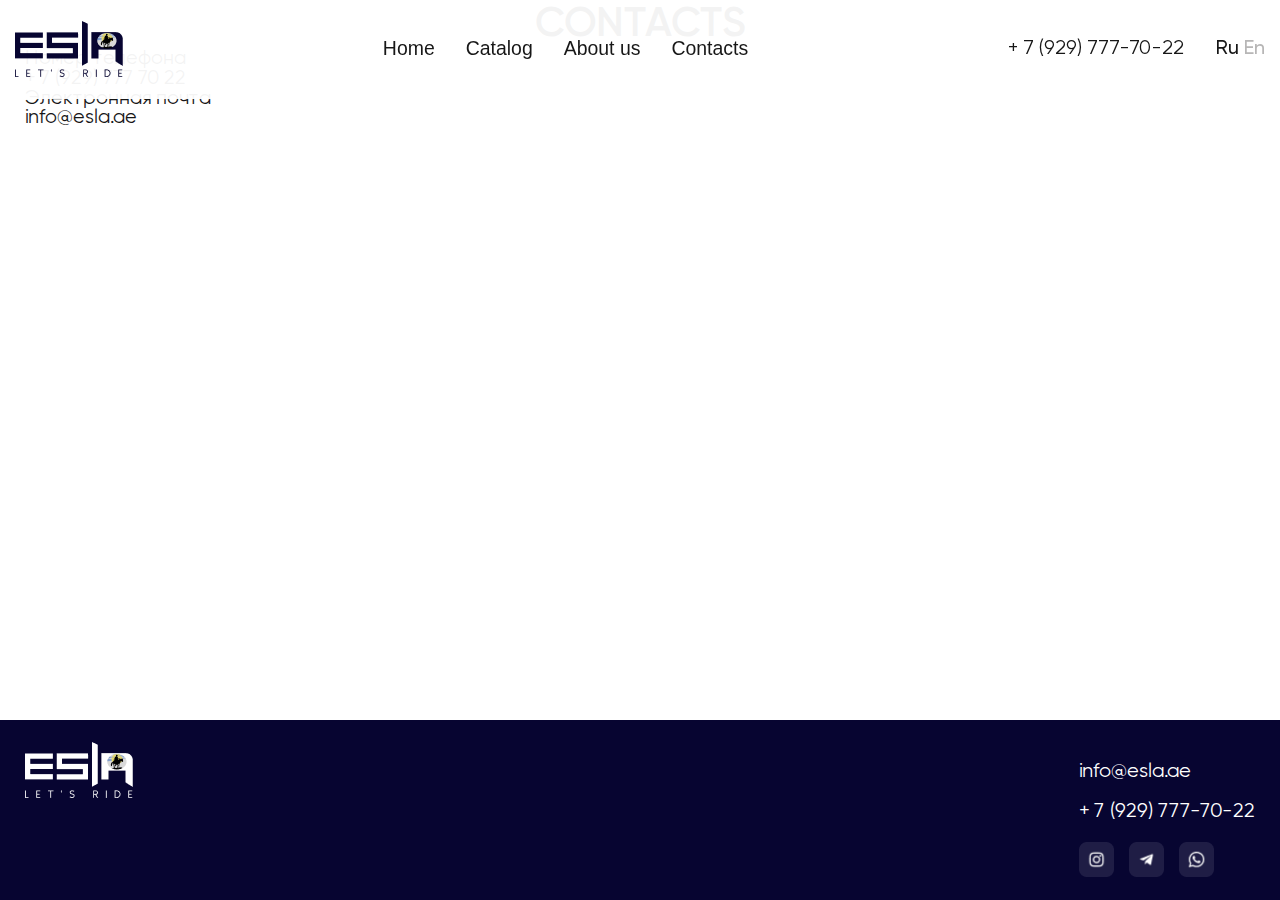
<file: _contacts.html>
<!DOCTYPE html>
<html lang="en">
   <head>
      <link
      rel="stylesheet"
      href="https://cdn.jsdelivr.net/npm/swiper@9/swiper-bundle.min.css"/>
      <link rel="stylesheet" href="css/style.css">
      <link rel="preconnect" href="https://fonts.googleapis.com">
      <link rel="preconnect" href="https://fonts.gstatic.com" crossorigin>
      <link rel="stylesheet" href="fonts/stylesheet.css">
      <meta charset="UTF-8">
      <meta http-equiv="X-UA-Compatible" content="IE=edge">
      <meta name="viewport" content="width=device-width, initial-scale=1.0">
      <title>Esla</title>
   </head>
<body>
   <div class="preloader" id="preloader">
      <div class="cssload-loader">
         <div class="cssload-inner cssload-one"></div>
         <div class="cssload-inner cssload-two"></div>
         <div class="cssload-inner cssload-three"></div>
      </div>
   </div>
         <div class="wrapper" translate="no">
            <!-- HEADER -->
            <header class="header">
               <div class="header__head">
               <div class="header__container">
               <div class="header__fixed">
                  <div class="header__inner">
                     <div class="header__logo">
                        <a href="index.html"><img src="img/logoesla.png" alt=""></a>
                     </div>
                     <nav class="header__menu menu">
                        <ul class="menu__list">
                           <li><a href="index.html" class="menu__link" data-lang="home">Главная</a></li>
                              <li><a href="_catalog.html" class="menu__link" data-lang="catalog">Каталог</a></li>
                              <li><a href="_about.html" class="menu__link" data-lang="about-us">О нас</a></li>
                              <li><a href="_contacts.html" class="menu__link link-contact" data-lang="contacts">Контакты</a></li>
                        </ul>
                     </nav>
                     <div class="header__cookies">
                        <span class="connection"><a href='tel:+79297777022'>+ 7 (929) 777-70-22</a></span>
                        <form id="form" class="connection__request request">
                           <input type="hidden" name="project_name" value="Esla">
                           <input type="hidden" name="admin_email" value="info@esla.ae">
                           <input type="hidden" name="form_subject" value="Elsa.ae">
                           <div class="request__inner">
                              <h3 class="request__title" data-lang="request-title">Оставить запрос</h3>
                           <span class="request__sub-title" data-lang="request-sub-title">Введите свои данные и выберите удобный способ связи</span>
                           <input id="name" required placeholder="name" name="Имя" type="text" class="request__input">
                           <input id="phone" required placeholder="+7 (989) 327 - 90 - 09" name="Номер телефона" type="number" class="request__input">
                           <div class="request__checkboxes">
                              <input value="whatsapp" id="message1" class="request__checkbox1 request__checkbox" type="radio" name="Мессенджер">
                              <label class="request__label1" for="message1"></label>
                              <input value="telegram" id="message2" class="request__checkbox2 request__checkbox" type="radio" name="Мессенджер">
                              <label class="request__label2" for="message2"></label>
                              <input value="phone" id="message3" class="request__checkbox3 request__checkbox" type="radio" name="Мессенджер">
                              <label class="request__label3" for="message3"></label>
                           </div>
                           <button class="request__submit" data-lang="request-submit">Отправить</button>
                           </div>
                        </form>
                        <div class="wrap"><span class="wrap__text" data-lang="gratitude">Спасибо за заявку! Наш консультант перезвонит вам в течение часа.</span></div>
                        <div class="langs">
                           <a value="ru" data-btn="ru" class="lang rus" translate="no">Ru</a>
                           <a value="en" data-btn="en" class="lang eng" translate="no">En</a>
                        </div>
                        <div class="menu__burger">
                           <span></span>
                        </div>
                     </div>
                  </div>
               </div>
            </div>
            </div>
            </header>
   
         <!-- MAIN -->
         <main class="main-content">

            <div class="page-contacts">
               <div class="container">
                  <h2 data-lang="contacts">Контакты</h2>
                  <div>
                     <h3 data-lang="number">Номер телефона</h3>
                     <span>+ 7 (929) 777 70 22</span>
                  </div>
                  <div>
                     <h3 data-lang="mail">Электронная почта</h3>
                     <span>info@esla.ae</span>
                  </div>
               </div>
            </div>
   
         </main>
   
         <footer class="footer">
            <div class="container">
               <div class="footer__inner">
                  <div class="footer__logo">
                     <a href="index.html"><img src="img/footer-logo-esla.png" alt=""></a>
                  </div>
                  <div class="footer__cookies">
                     <h3 class="footer__contacts" data-lang="contacts">Контакты</h3>
                     <span class="footer__mail"><a href="mailto:info@esla.ae">info@esla.ae</a></span>
                     <span class="footer__connection"><a href='tel:+79297777022'>+ 7 (929) 777-70-22</a></span>
                     <ul class="footer__messanger">
                        <li><a href="https://www.instagram.com/eslaride.ae/" class="footer__link"><img src="img/f-instagram.png" alt=""></a></li>
                        <li><a href=" https://t.me/eslaride_ae" class="footer__link"><img src="img/f-telegram.png" alt=""></a></li>
                        <li><a href="https://wa.me/+79297777022" class="footer__link"><img src="img/f-whatsapp.png" alt=""></a></li>
                     </ul>
                  </div>
               </div>
            </div>
         </footer>
         </div>
      </div>
      <script src="https://cdn.jsdelivr.net/npm/swiper@9/swiper-bundle.min.js"></script>
      <script src="https://ajax.googleapis.com/ajax/libs/jquery/3.6.3/jquery.min.js"></script>
      <script src="mail.js"></script>
      <script src="js/langs.js"></script>
      <script src="js/script.js"></script>
</body>
</html>
</file>
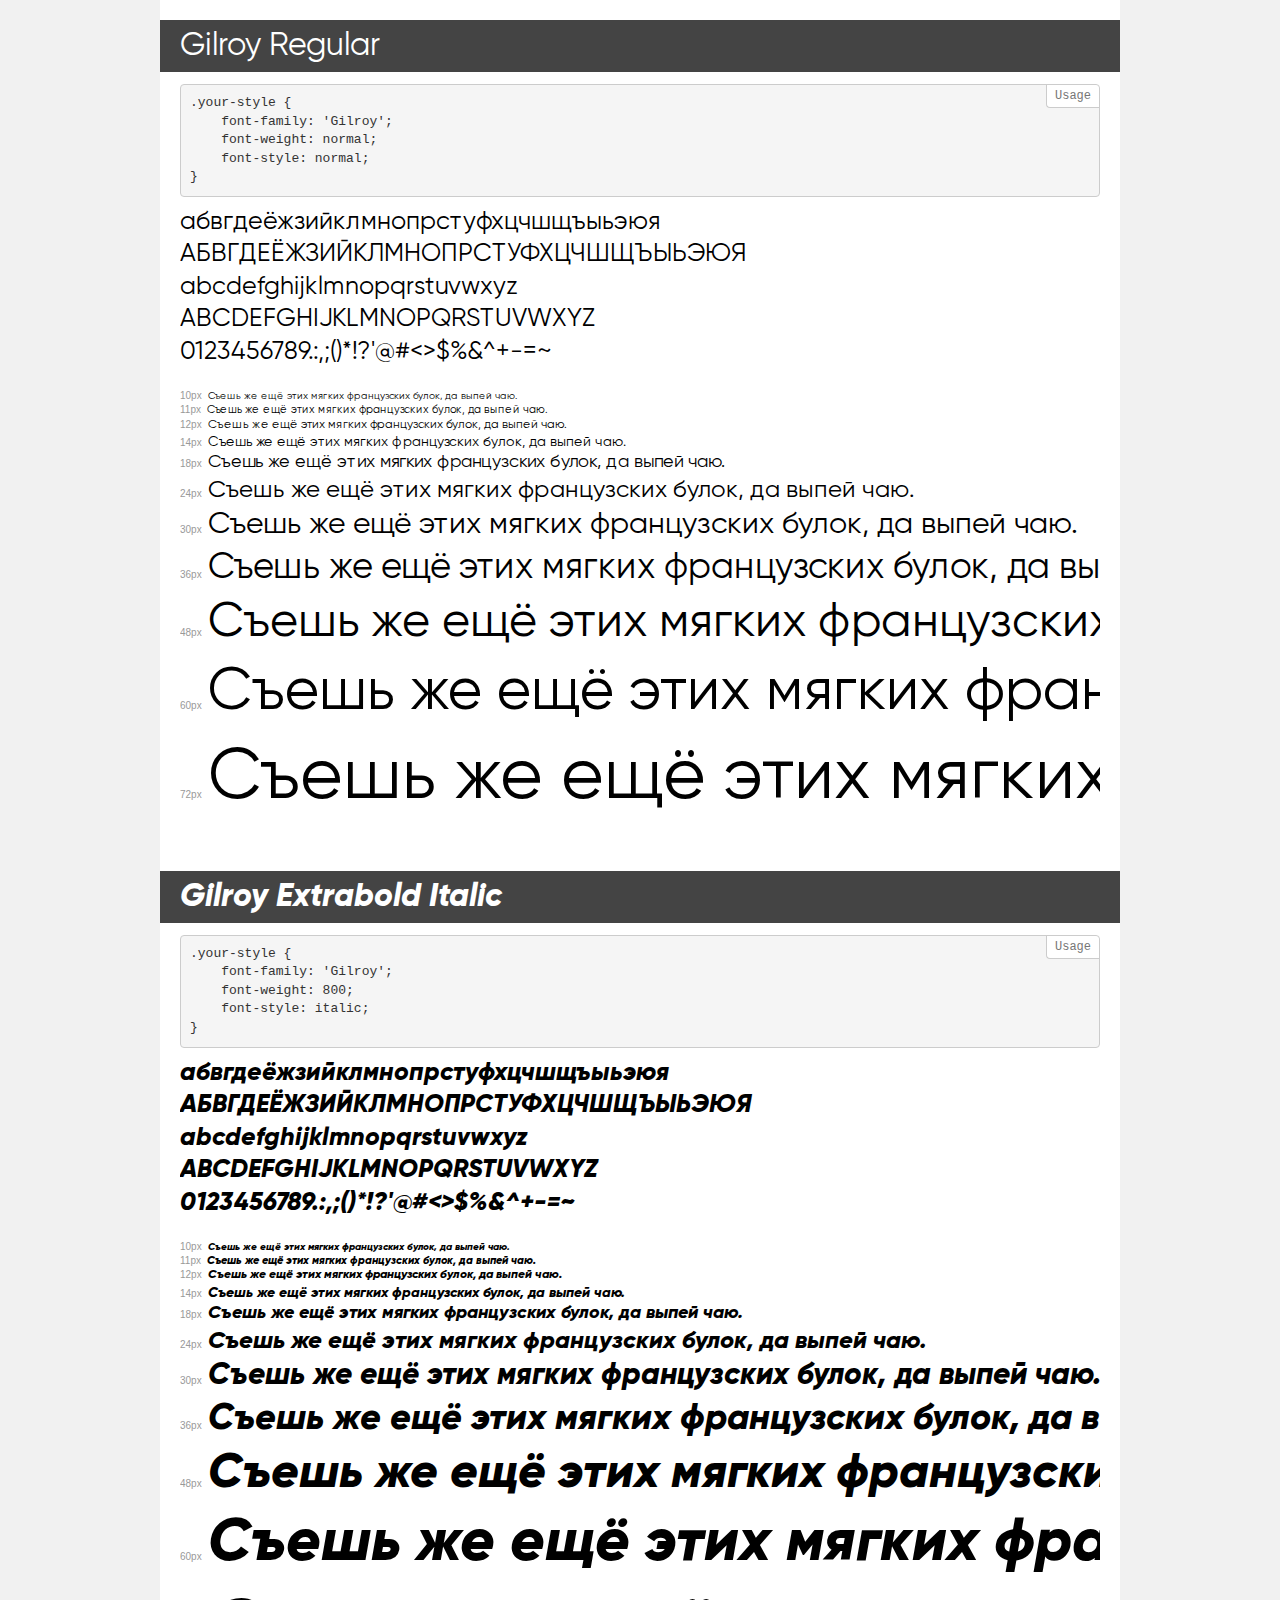
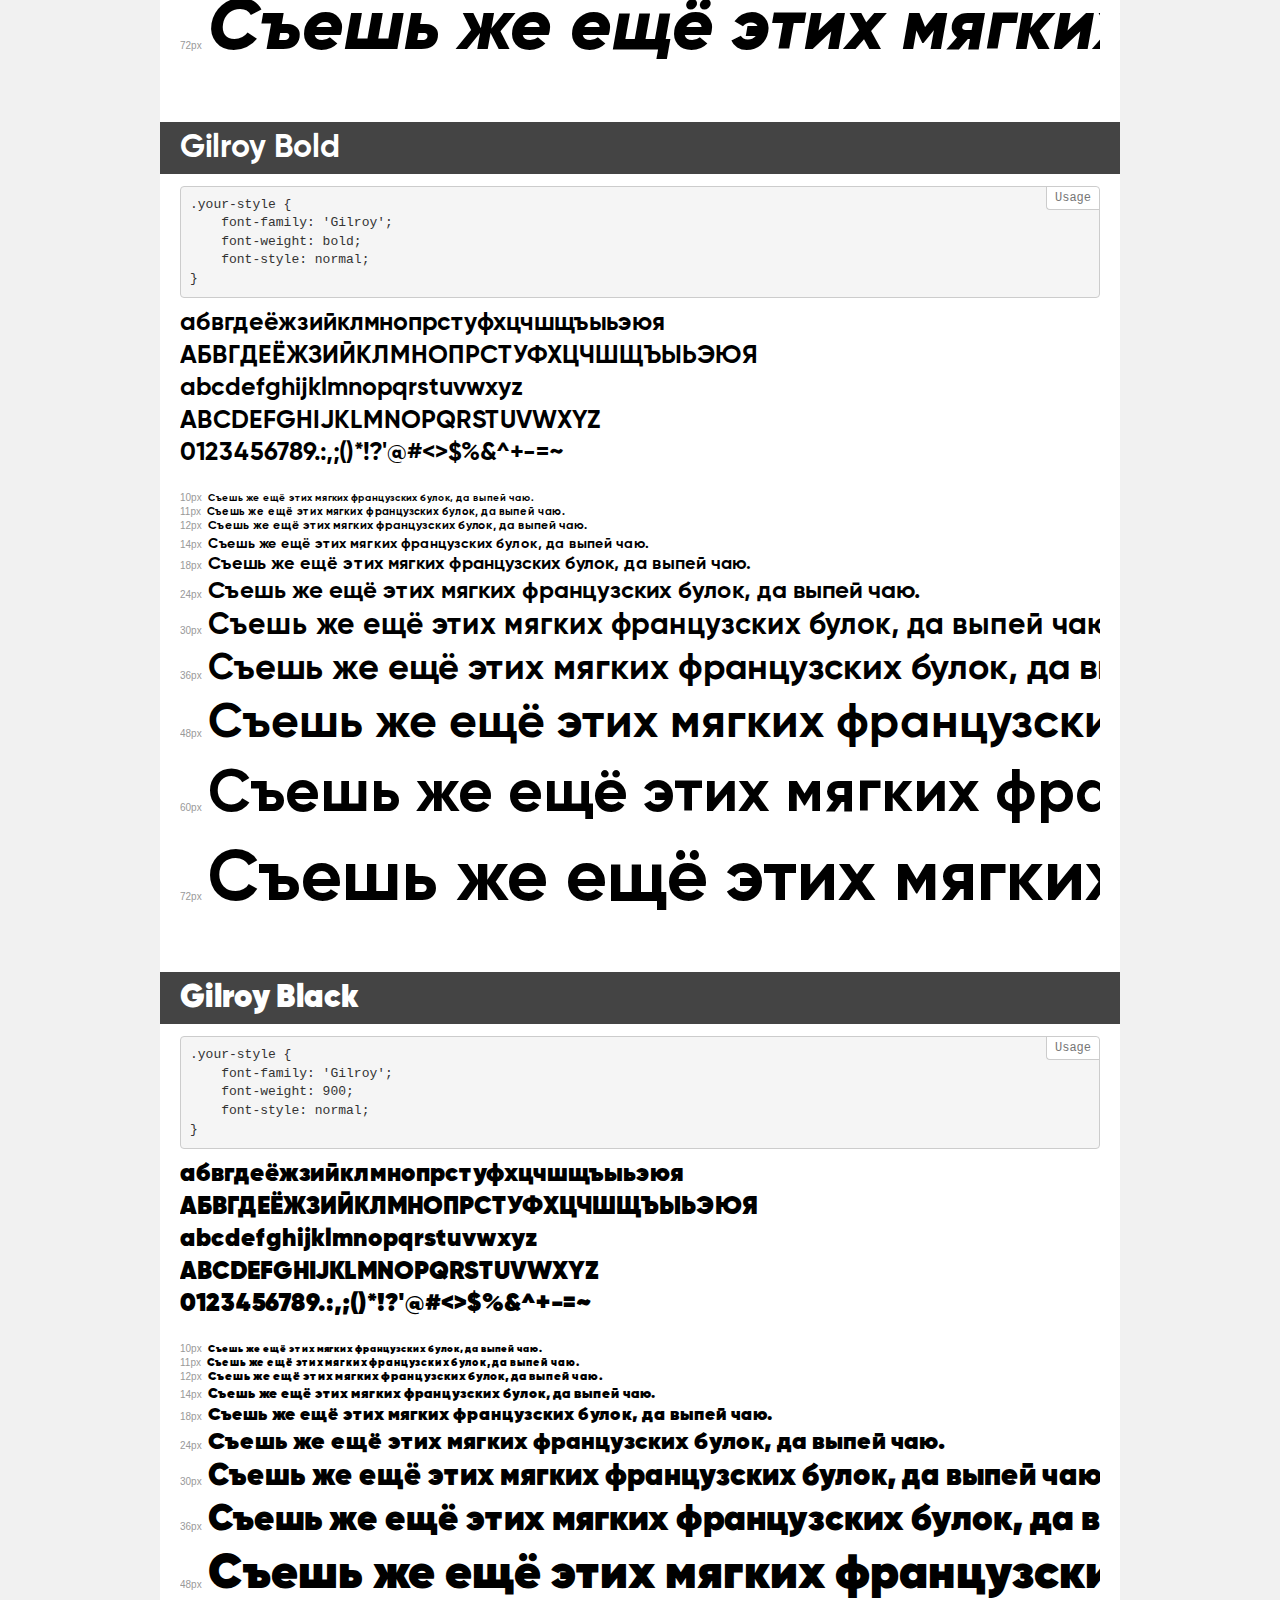
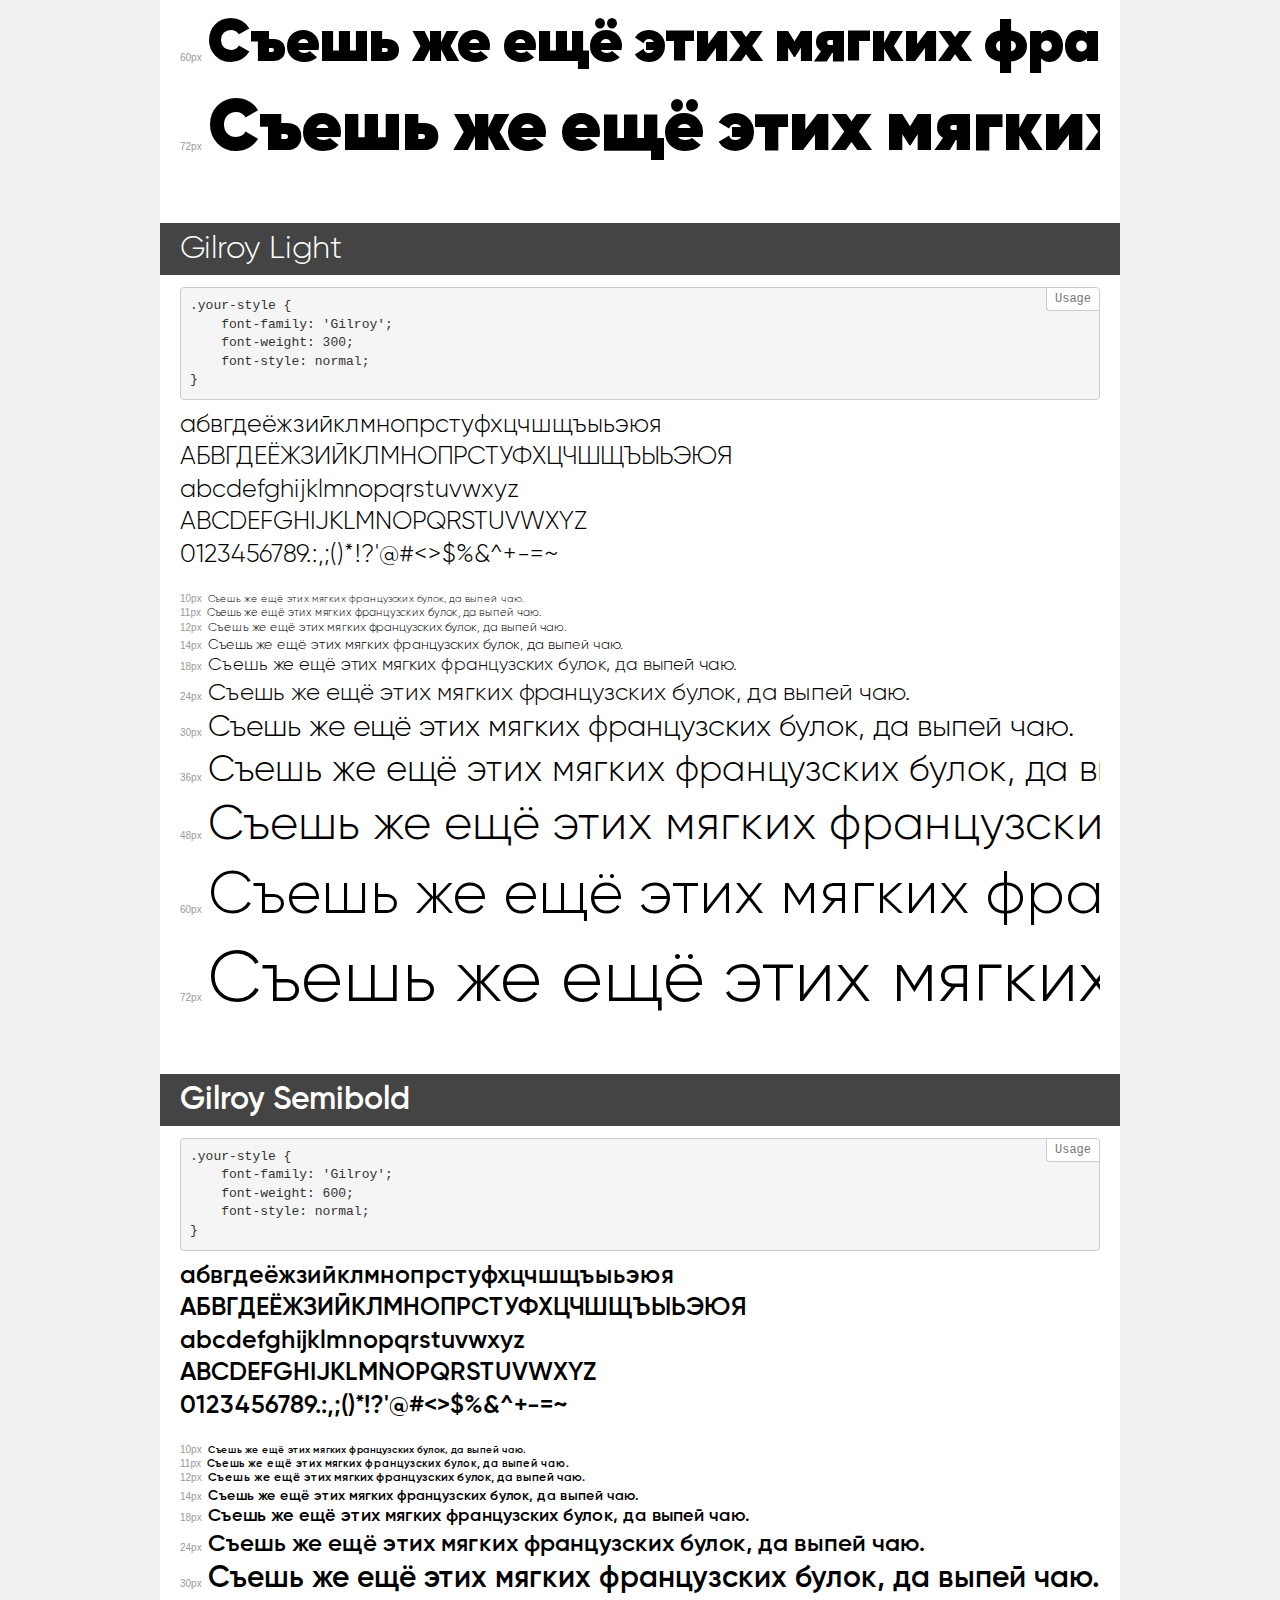
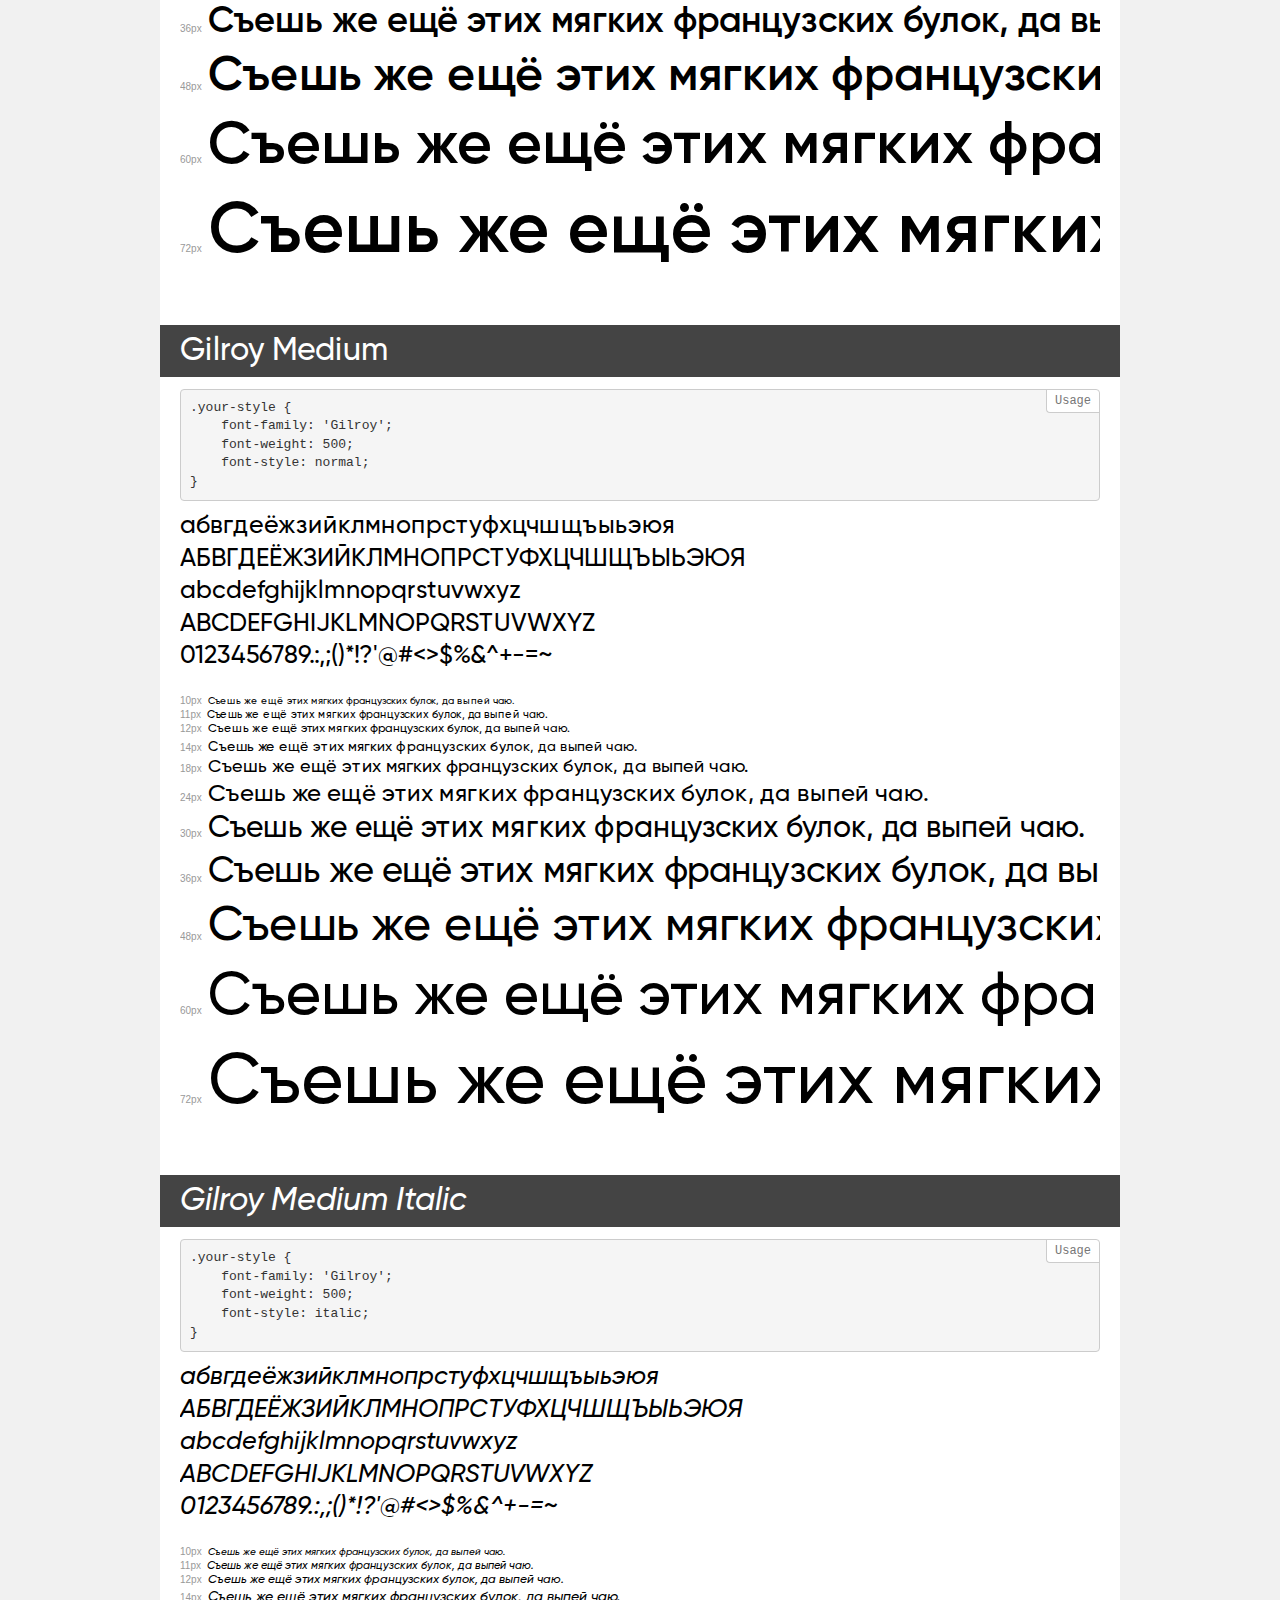
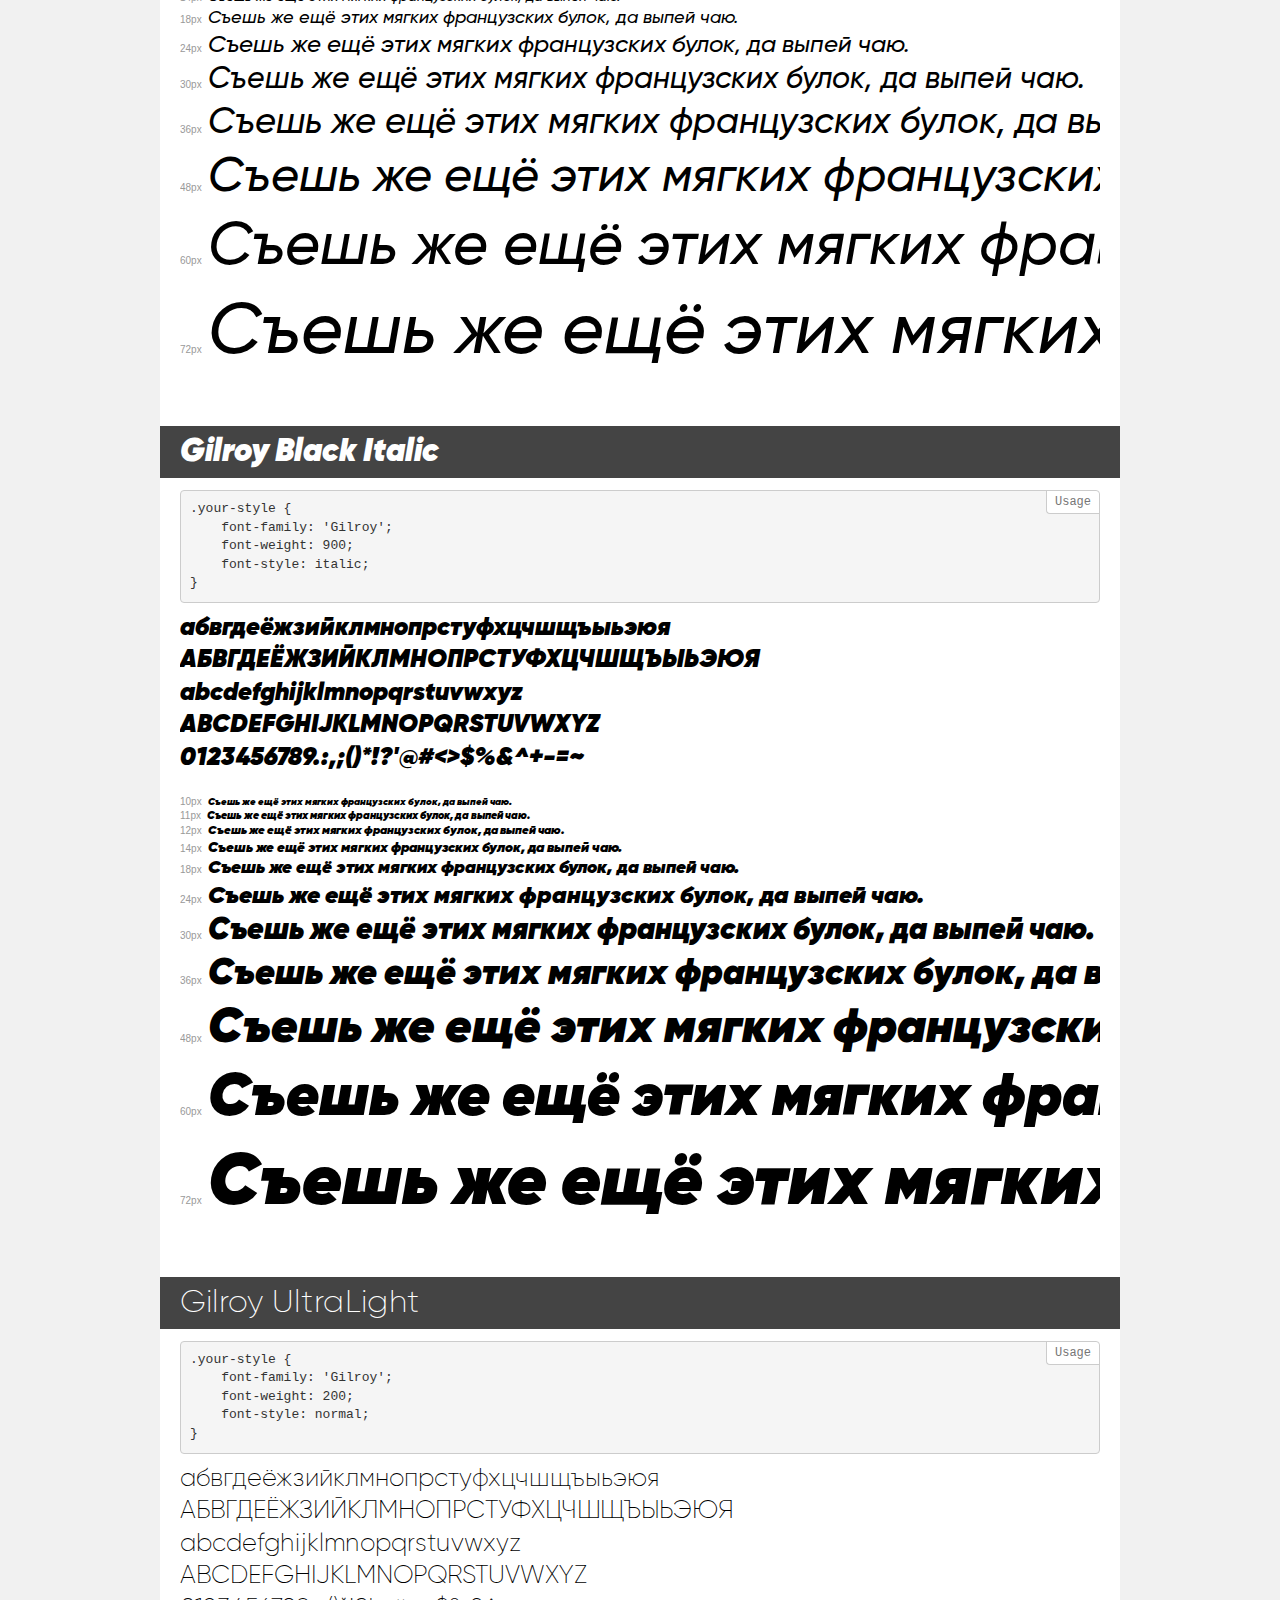
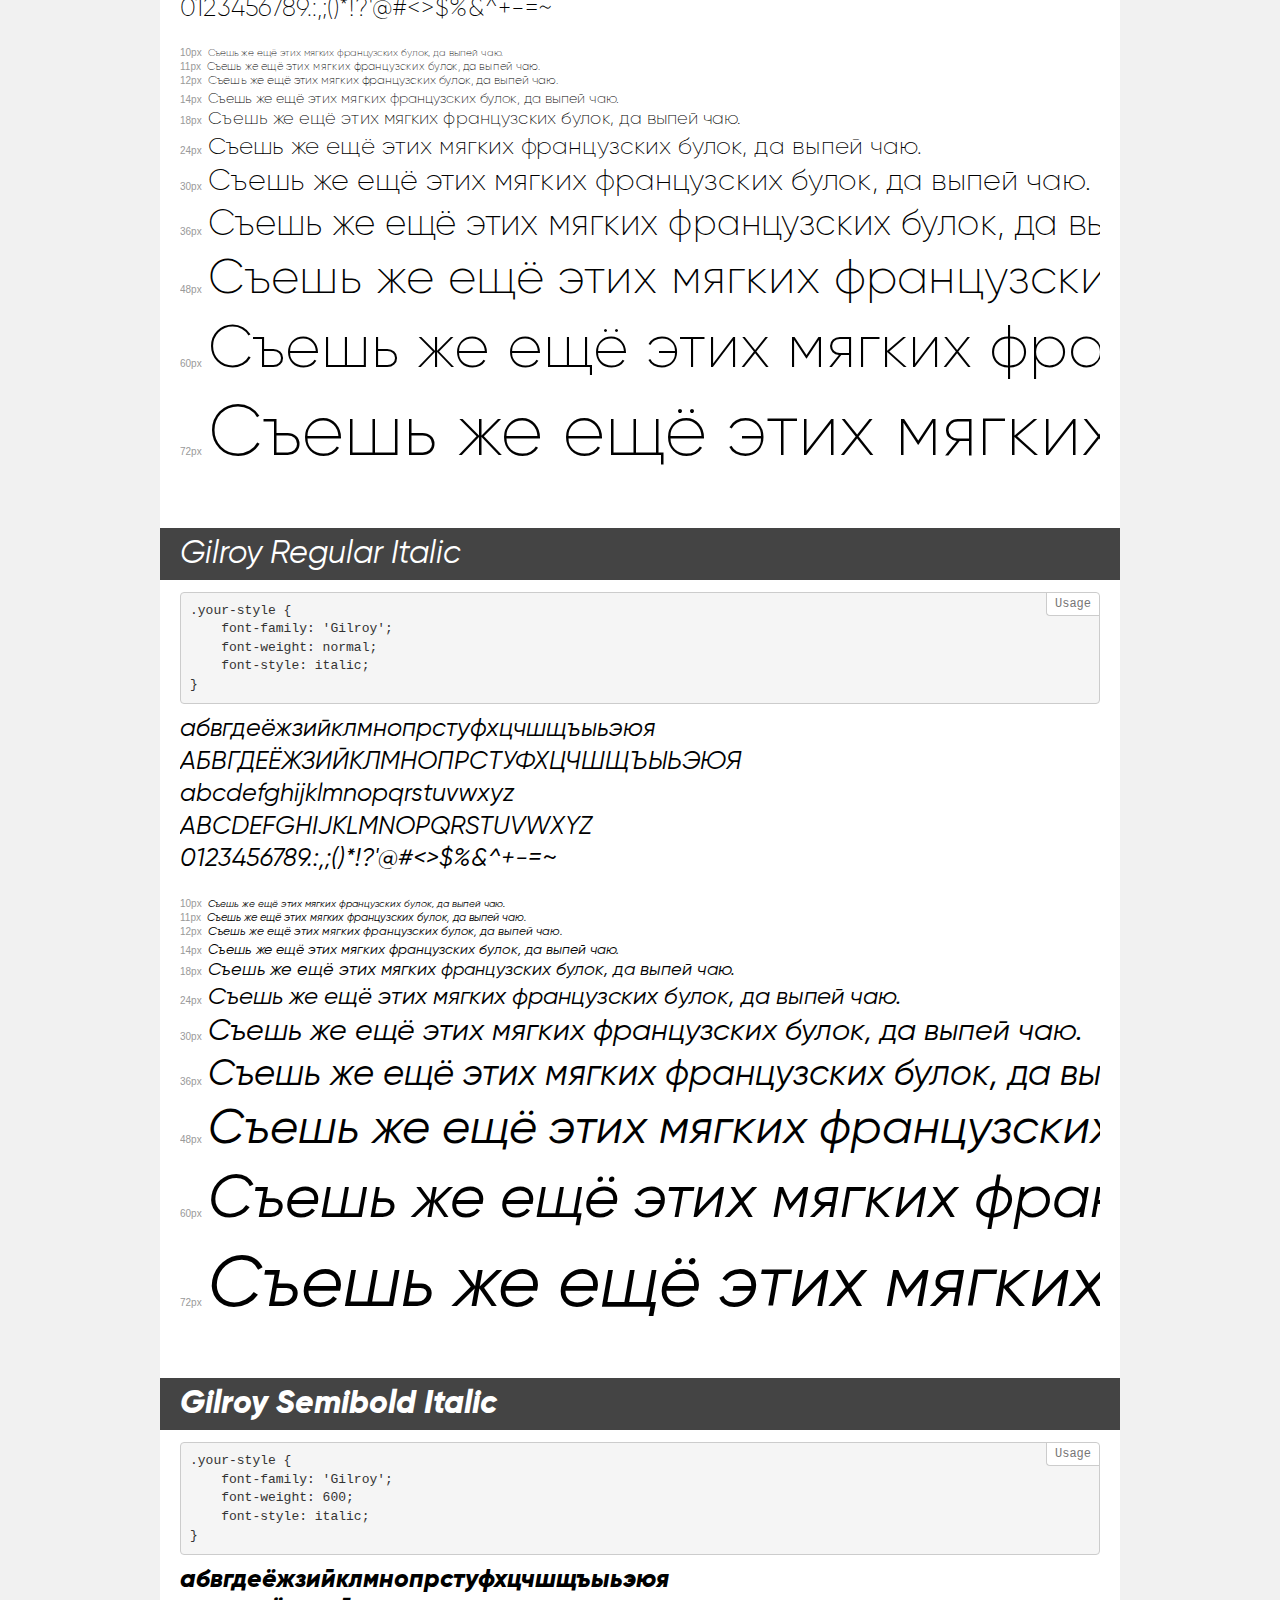
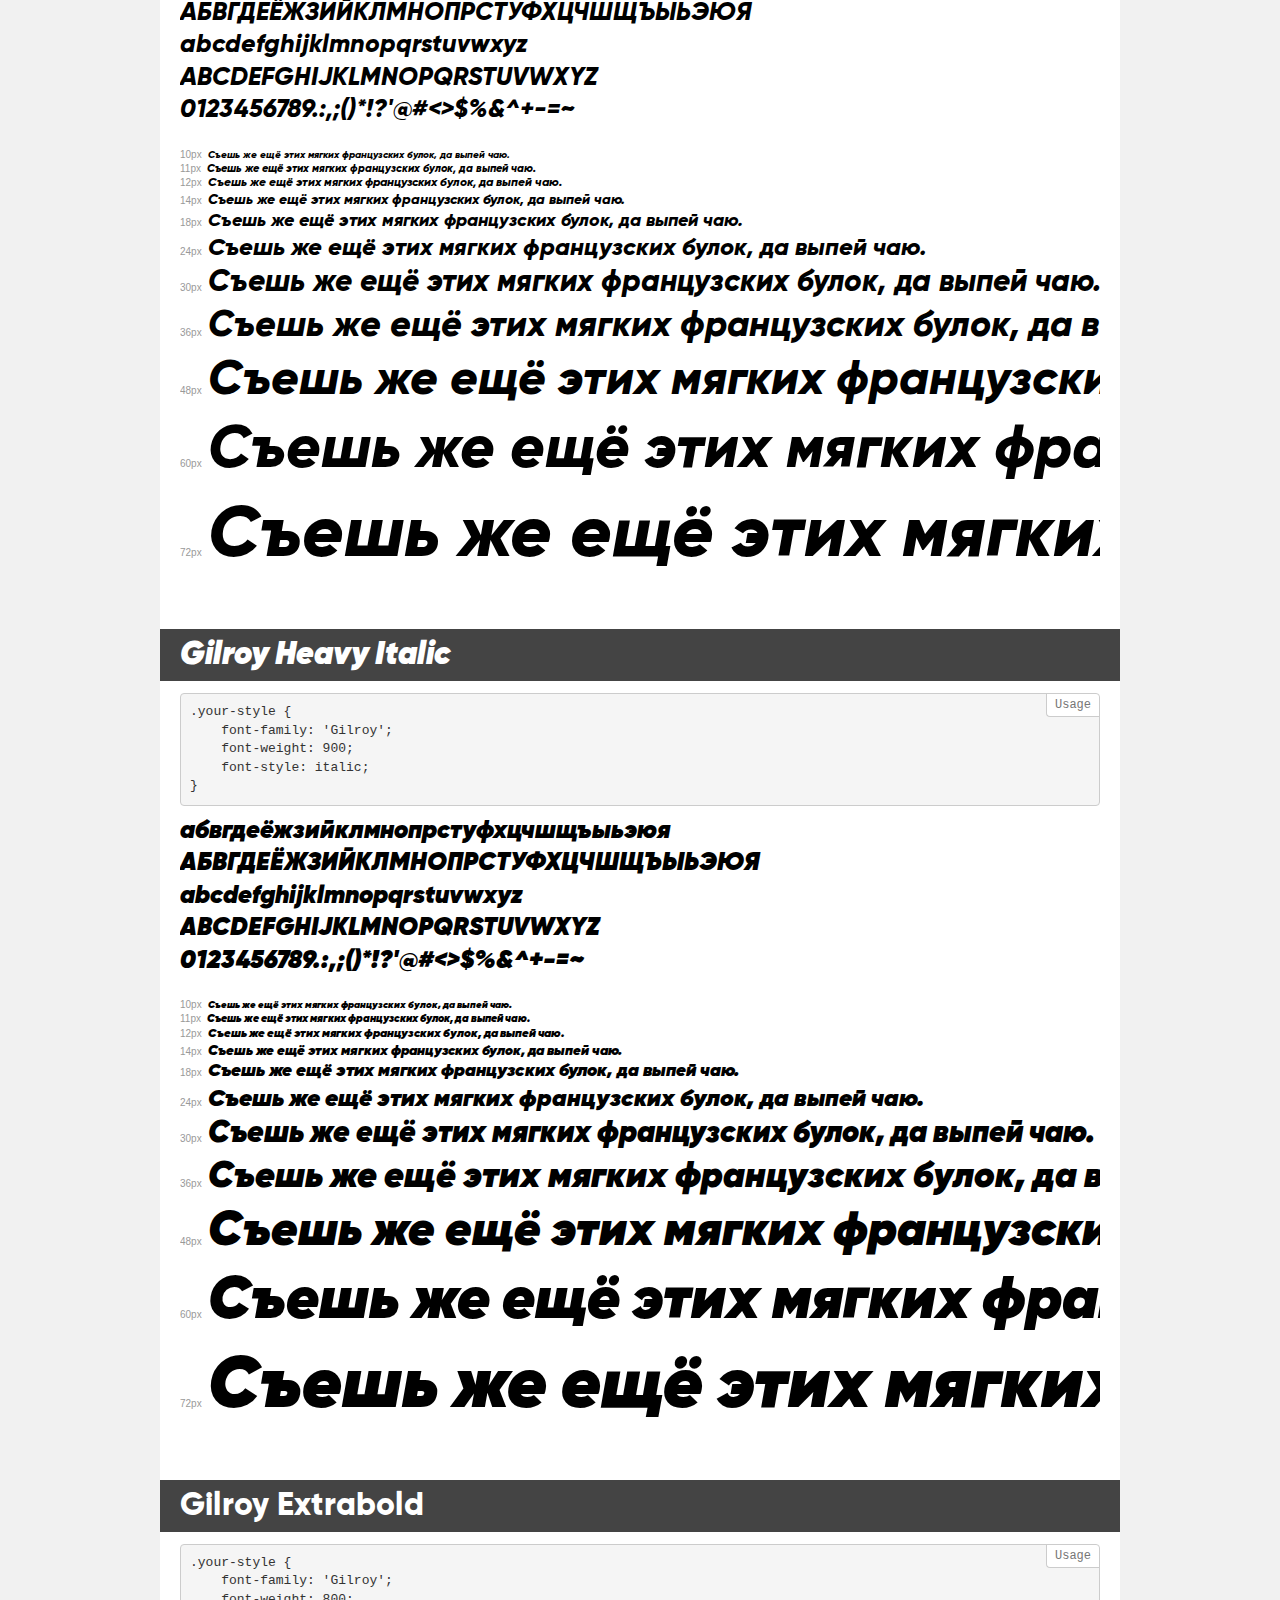
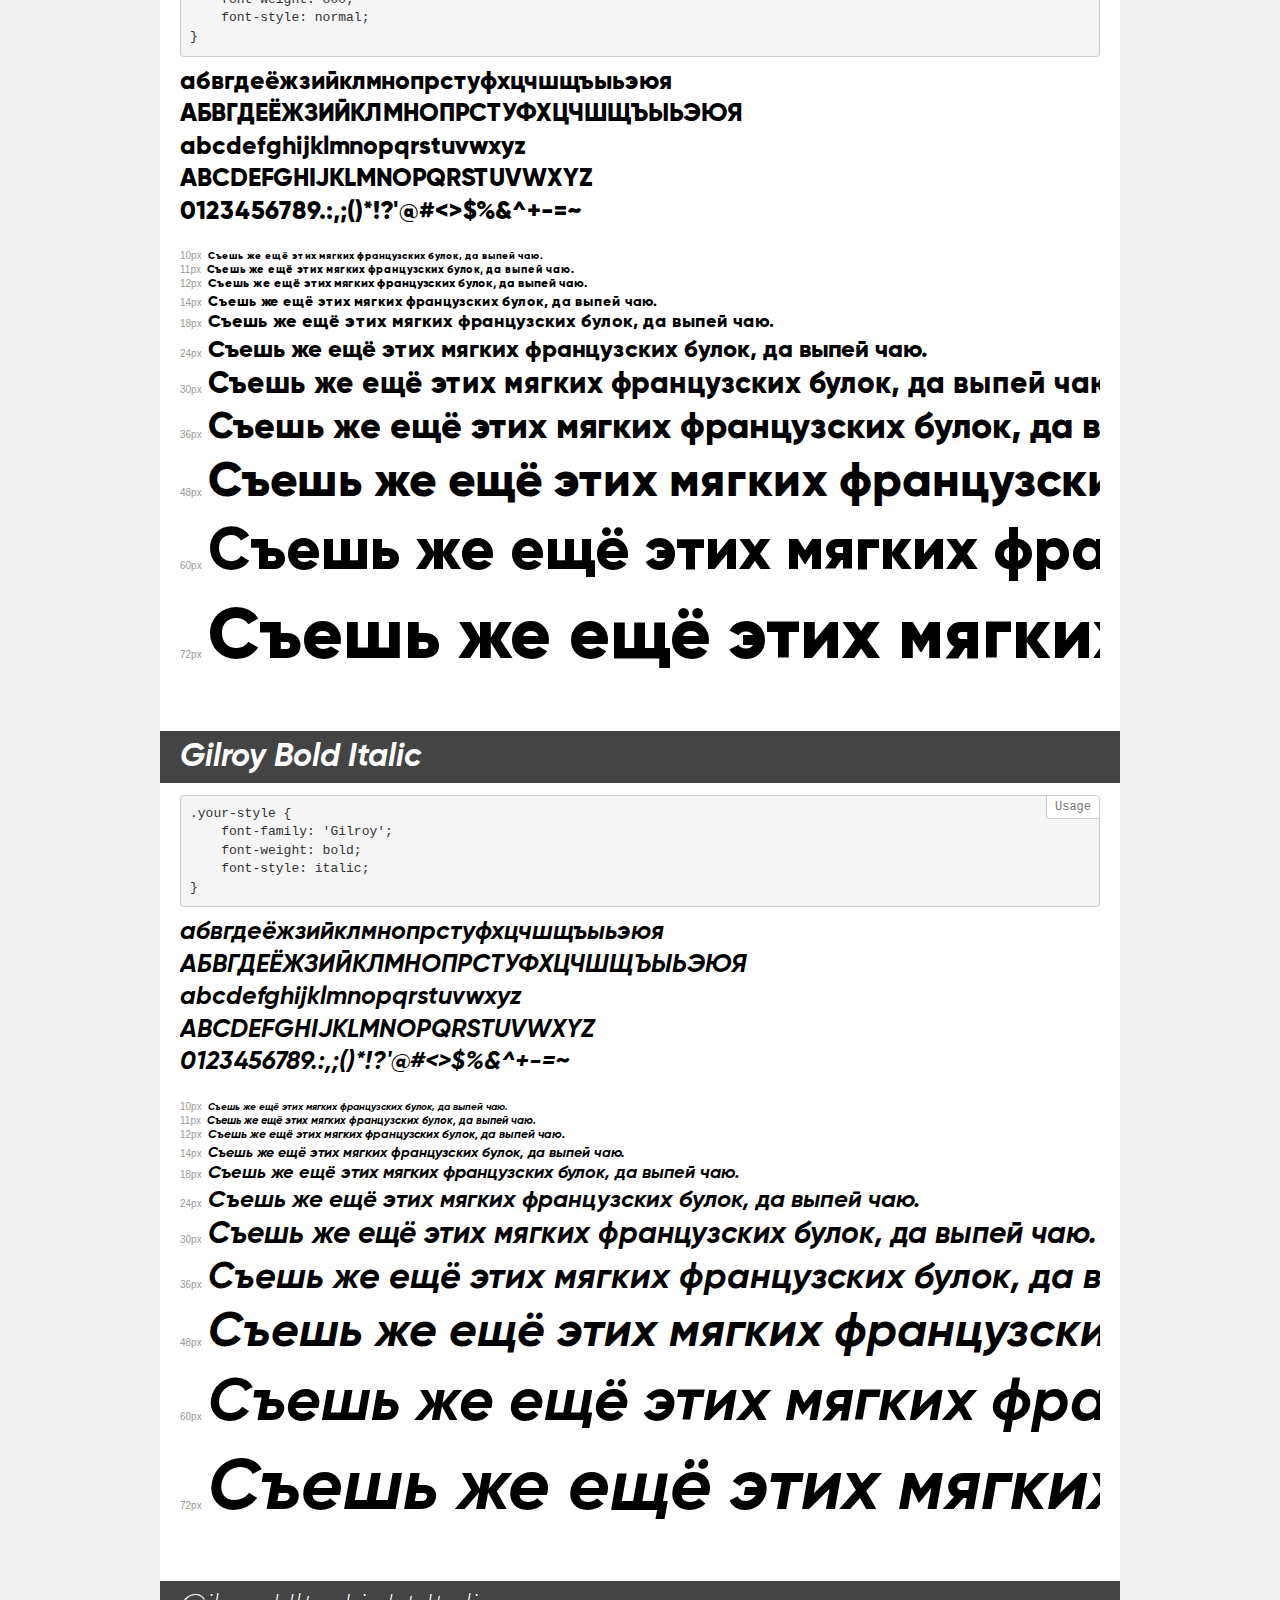
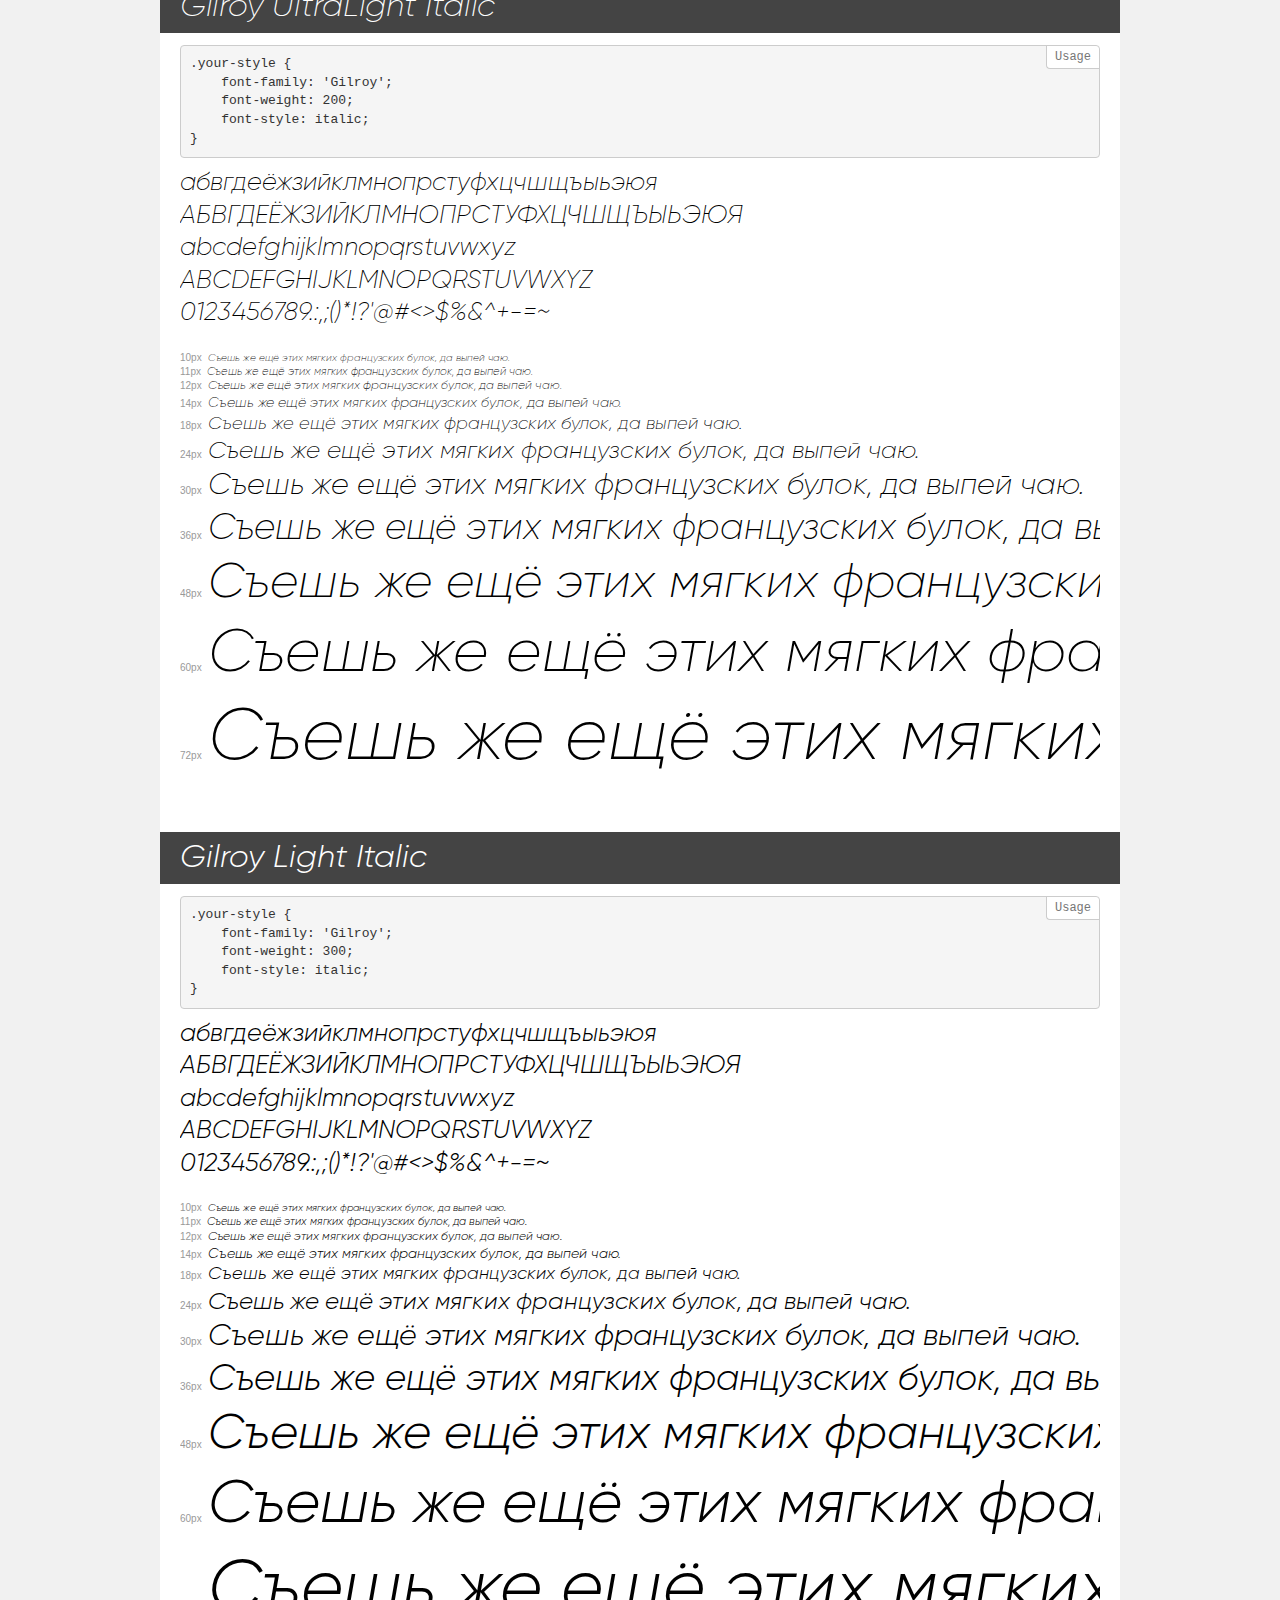
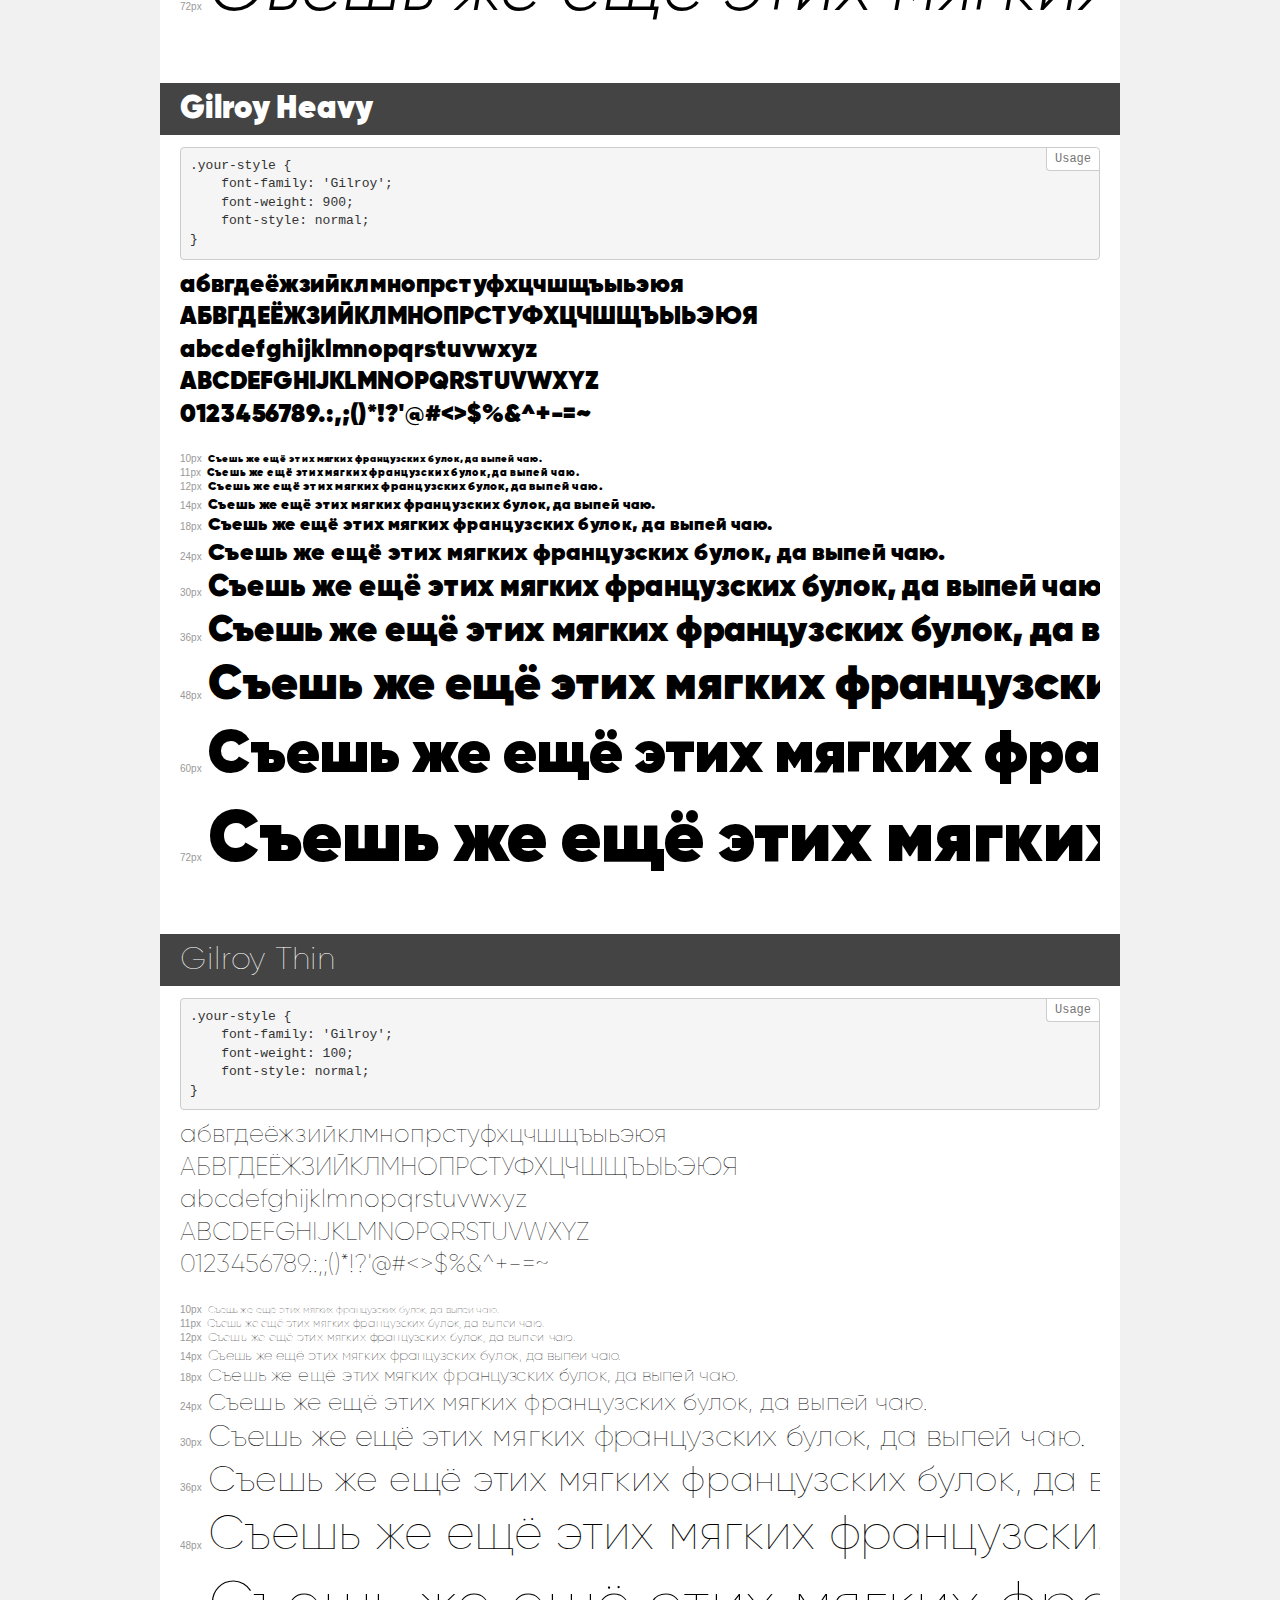
<file: fonts/demo.html>
<!DOCTYPE html>
<html>
<head>
    <meta charset="utf-8">
    <meta http-equiv="X-UA-Compatible" content="IE=edge">
    <meta name="viewport" content="width=device-width, initial-scale=1">
    <meta name="robots" content="noindex, noarchive">
    <meta name="format-detection" content="telephone=no">
    <title>Transfonter demo</title>
    <link href="stylesheet.css" rel="stylesheet">
    <style>
        /*
        http://meyerweb.com/eric/tools/css/reset/
        v2.0 | 20110126
        License: none (public domain)
        */
        html, body, div, span, applet, object, iframe,
        h1, h2, h3, h4, h5, h6, p, blockquote, pre,
        a, abbr, acronym, address, big, cite, code,
        del, dfn, em, img, ins, kbd, q, s, samp,
        small, strike, strong, sub, sup, tt, var,
        b, u, i, center,
        dl, dt, dd, ol, ul, li,
        fieldset, form, label, legend,
        table, caption, tbody, tfoot, thead, tr, th, td,
        article, aside, canvas, details, embed,
        figure, figcaption, footer, header, hgroup,
        menu, nav, output, ruby, section, summary,
        time, mark, audio, video {
            margin: 0;
            padding: 0;
            border: 0;
            font-size: 100%;
            font: inherit;
            vertical-align: baseline;
        }
        /* HTML5 display-role reset for older browsers */
        article, aside, details, figcaption, figure,
        footer, header, hgroup, menu, nav, section {
            display: block;
        }
        body {
            line-height: 1;
        }
        ol, ul {
            list-style: none;
        }
        blockquote, q {
            quotes: none;
        }
        blockquote:before, blockquote:after,
        q:before, q:after {
            content: '';
            content: none;
        }
        table {
            border-collapse: collapse;
            border-spacing: 0;
        }
        /* common styles */
        body {
            background: #f1f1f1;
            color: #000;
        }
        .page {
            background: #fff;
            width: 920px;
            margin: 0 auto;
            padding: 20px 20px 0 20px;
            overflow: hidden;
        }
        .font-container {
            overflow-x: auto;
            overflow-y: hidden;
            margin-bottom: 40px;
            line-height: 1.3;
            white-space: nowrap;
            padding-bottom: 5px;
        }
        h1 {
            position: relative;
            background: #444;
            font-size: 32px;
            color: #fff;
            padding: 10px 20px;
            margin: 0 -20px 12px -20px;
        }
        .letters {
            font-size: 25px;
            margin-bottom: 20px;
        }
        .s10:before {
            content: '10px';
        }
        .s11:before {
            content: '11px';
        }
        .s12:before {
            content: '12px';
        }
        .s14:before {
            content: '14px';
        }
        .s18:before {
            content: '18px';
        }
        .s24:before {
            content: '24px';
        }
        .s30:before {
            content: '30px';
        }
        .s36:before {
            content: '36px';
        }
        .s48:before {
            content: '48px';
        }
        .s60:before {
            content: '60px';
        }
        .s72:before {
            content: '72px';
        }
        .s10:before, .s11:before, .s12:before, .s14:before,
        .s18:before, .s24:before, .s30:before, .s36:before,
        .s48:before, .s60:before, .s72:before {
            font-family: Arial, sans-serif;
            font-size: 10px;
            font-weight: normal;
            font-style: normal;
            color: #999;
            padding-right: 6px;
        }
        pre {
            display: block;
            position: relative;
            padding: 9px;
            margin: 0 0 10px;
            font-family: Monaco, Menlo, Consolas, "Courier New", monospace !important;
            font-size: 13px;
            line-height: 1.428571429;
            color: #333;
            font-weight: normal !important;
            font-style: normal !important;
            background-color: #f5f5f5;
            border: 1px solid #ccc;
            overflow-x: auto;
            border-radius: 4px;
        }
        pre:after {
            display: block;
            position: absolute;
            right: 0;
            top: 0;
            content: 'Usage';
            line-height: 1;
            padding: 5px 8px;
            font-size: 12px;
            color: #767676;
            background-color: #fff;
            border: 1px solid #ccc;
            border-right: none;
            border-top: none;
            border-radius: 0 4px 0 4px;
            z-index: 10;
        }
        /* responsive */
        @media (max-width: 959px) {
            .page {
                width: auto;
                margin: 0;
            }
        }
    </style>
</head>
<body>
<div class="page">
    <div class="demo" style="font-family: 'Gilroy'; font-weight: normal; font-style: normal;">
        <h1>Gilroy Regular</h1>
        <pre>.your-style {
    font-family: 'Gilroy';
    font-weight: normal;
    font-style: normal;
}</pre>
        <div class="font-container">
            <p class="letters">
                абвгдеёжзийклмнопрстуфхцчшщъыьэюя<br>
АБВГДЕЁЖЗИЙКЛМНОПРСТУФХЦЧШЩЪЫЬЭЮЯ<br>
abcdefghijklmnopqrstuvwxyz<br>
ABCDEFGHIJKLMNOPQRSTUVWXYZ<br>
                0123456789.:,;()*!?'@#<>$%&^+-=~
            </p>
            <p class="s10" style="font-size: 10px;">Съешь же ещё этих мягких французских булок, да выпей чаю.</p>
            <p class="s11" style="font-size: 11px;">Съешь же ещё этих мягких французских булок, да выпей чаю.</p>
            <p class="s12" style="font-size: 12px;">Съешь же ещё этих мягких французских булок, да выпей чаю.</p>
            <p class="s14" style="font-size: 14px;">Съешь же ещё этих мягких французских булок, да выпей чаю.</p>
            <p class="s18" style="font-size: 18px;">Съешь же ещё этих мягких французских булок, да выпей чаю.</p>
            <p class="s24" style="font-size: 24px;">Съешь же ещё этих мягких французских булок, да выпей чаю.</p>
            <p class="s30" style="font-size: 30px;">Съешь же ещё этих мягких французских булок, да выпей чаю.</p>
            <p class="s36" style="font-size: 36px;">Съешь же ещё этих мягких французских булок, да выпей чаю.</p>
            <p class="s48" style="font-size: 48px;">Съешь же ещё этих мягких французских булок, да выпей чаю.</p>
            <p class="s60" style="font-size: 60px;">Съешь же ещё этих мягких французских булок, да выпей чаю.</p>
            <p class="s72" style="font-size: 72px;">Съешь же ещё этих мягких французских булок, да выпей чаю.</p>
        </div>
    </div>
    <div class="demo" style="font-family: 'Gilroy'; font-weight: 800; font-style: italic;">
        <h1>Gilroy Extrabold Italic</h1>
        <pre>.your-style {
    font-family: 'Gilroy';
    font-weight: 800;
    font-style: italic;
}</pre>
        <div class="font-container">
            <p class="letters">
                абвгдеёжзийклмнопрстуфхцчшщъыьэюя<br>
АБВГДЕЁЖЗИЙКЛМНОПРСТУФХЦЧШЩЪЫЬЭЮЯ<br>
abcdefghijklmnopqrstuvwxyz<br>
ABCDEFGHIJKLMNOPQRSTUVWXYZ<br>
                0123456789.:,;()*!?'@#<>$%&^+-=~
            </p>
            <p class="s10" style="font-size: 10px;">Съешь же ещё этих мягких французских булок, да выпей чаю.</p>
            <p class="s11" style="font-size: 11px;">Съешь же ещё этих мягких французских булок, да выпей чаю.</p>
            <p class="s12" style="font-size: 12px;">Съешь же ещё этих мягких французских булок, да выпей чаю.</p>
            <p class="s14" style="font-size: 14px;">Съешь же ещё этих мягких французских булок, да выпей чаю.</p>
            <p class="s18" style="font-size: 18px;">Съешь же ещё этих мягких французских булок, да выпей чаю.</p>
            <p class="s24" style="font-size: 24px;">Съешь же ещё этих мягких французских булок, да выпей чаю.</p>
            <p class="s30" style="font-size: 30px;">Съешь же ещё этих мягких французских булок, да выпей чаю.</p>
            <p class="s36" style="font-size: 36px;">Съешь же ещё этих мягких французских булок, да выпей чаю.</p>
            <p class="s48" style="font-size: 48px;">Съешь же ещё этих мягких французских булок, да выпей чаю.</p>
            <p class="s60" style="font-size: 60px;">Съешь же ещё этих мягких французских булок, да выпей чаю.</p>
            <p class="s72" style="font-size: 72px;">Съешь же ещё этих мягких французских булок, да выпей чаю.</p>
        </div>
    </div>
    <div class="demo" style="font-family: 'Gilroy'; font-weight: bold; font-style: normal;">
        <h1>Gilroy Bold</h1>
        <pre>.your-style {
    font-family: 'Gilroy';
    font-weight: bold;
    font-style: normal;
}</pre>
        <div class="font-container">
            <p class="letters">
                абвгдеёжзийклмнопрстуфхцчшщъыьэюя<br>
АБВГДЕЁЖЗИЙКЛМНОПРСТУФХЦЧШЩЪЫЬЭЮЯ<br>
abcdefghijklmnopqrstuvwxyz<br>
ABCDEFGHIJKLMNOPQRSTUVWXYZ<br>
                0123456789.:,;()*!?'@#<>$%&^+-=~
            </p>
            <p class="s10" style="font-size: 10px;">Съешь же ещё этих мягких французских булок, да выпей чаю.</p>
            <p class="s11" style="font-size: 11px;">Съешь же ещё этих мягких французских булок, да выпей чаю.</p>
            <p class="s12" style="font-size: 12px;">Съешь же ещё этих мягких французских булок, да выпей чаю.</p>
            <p class="s14" style="font-size: 14px;">Съешь же ещё этих мягких французских булок, да выпей чаю.</p>
            <p class="s18" style="font-size: 18px;">Съешь же ещё этих мягких французских булок, да выпей чаю.</p>
            <p class="s24" style="font-size: 24px;">Съешь же ещё этих мягких французских булок, да выпей чаю.</p>
            <p class="s30" style="font-size: 30px;">Съешь же ещё этих мягких французских булок, да выпей чаю.</p>
            <p class="s36" style="font-size: 36px;">Съешь же ещё этих мягких французских булок, да выпей чаю.</p>
            <p class="s48" style="font-size: 48px;">Съешь же ещё этих мягких французских булок, да выпей чаю.</p>
            <p class="s60" style="font-size: 60px;">Съешь же ещё этих мягких французских булок, да выпей чаю.</p>
            <p class="s72" style="font-size: 72px;">Съешь же ещё этих мягких французских булок, да выпей чаю.</p>
        </div>
    </div>
    <div class="demo" style="font-family: 'Gilroy'; font-weight: 900; font-style: normal;">
        <h1>Gilroy Black</h1>
        <pre>.your-style {
    font-family: 'Gilroy';
    font-weight: 900;
    font-style: normal;
}</pre>
        <div class="font-container">
            <p class="letters">
                абвгдеёжзийклмнопрстуфхцчшщъыьэюя<br>
АБВГДЕЁЖЗИЙКЛМНОПРСТУФХЦЧШЩЪЫЬЭЮЯ<br>
abcdefghijklmnopqrstuvwxyz<br>
ABCDEFGHIJKLMNOPQRSTUVWXYZ<br>
                0123456789.:,;()*!?'@#<>$%&^+-=~
            </p>
            <p class="s10" style="font-size: 10px;">Съешь же ещё этих мягких французских булок, да выпей чаю.</p>
            <p class="s11" style="font-size: 11px;">Съешь же ещё этих мягких французских булок, да выпей чаю.</p>
            <p class="s12" style="font-size: 12px;">Съешь же ещё этих мягких французских булок, да выпей чаю.</p>
            <p class="s14" style="font-size: 14px;">Съешь же ещё этих мягких французских булок, да выпей чаю.</p>
            <p class="s18" style="font-size: 18px;">Съешь же ещё этих мягких французских булок, да выпей чаю.</p>
            <p class="s24" style="font-size: 24px;">Съешь же ещё этих мягких французских булок, да выпей чаю.</p>
            <p class="s30" style="font-size: 30px;">Съешь же ещё этих мягких французских булок, да выпей чаю.</p>
            <p class="s36" style="font-size: 36px;">Съешь же ещё этих мягких французских булок, да выпей чаю.</p>
            <p class="s48" style="font-size: 48px;">Съешь же ещё этих мягких французских булок, да выпей чаю.</p>
            <p class="s60" style="font-size: 60px;">Съешь же ещё этих мягких французских булок, да выпей чаю.</p>
            <p class="s72" style="font-size: 72px;">Съешь же ещё этих мягких французских булок, да выпей чаю.</p>
        </div>
    </div>
    <div class="demo" style="font-family: 'Gilroy'; font-weight: 300; font-style: normal;">
        <h1>Gilroy Light</h1>
        <pre>.your-style {
    font-family: 'Gilroy';
    font-weight: 300;
    font-style: normal;
}</pre>
        <div class="font-container">
            <p class="letters">
                абвгдеёжзийклмнопрстуфхцчшщъыьэюя<br>
АБВГДЕЁЖЗИЙКЛМНОПРСТУФХЦЧШЩЪЫЬЭЮЯ<br>
abcdefghijklmnopqrstuvwxyz<br>
ABCDEFGHIJKLMNOPQRSTUVWXYZ<br>
                0123456789.:,;()*!?'@#<>$%&^+-=~
            </p>
            <p class="s10" style="font-size: 10px;">Съешь же ещё этих мягких французских булок, да выпей чаю.</p>
            <p class="s11" style="font-size: 11px;">Съешь же ещё этих мягких французских булок, да выпей чаю.</p>
            <p class="s12" style="font-size: 12px;">Съешь же ещё этих мягких французских булок, да выпей чаю.</p>
            <p class="s14" style="font-size: 14px;">Съешь же ещё этих мягких французских булок, да выпей чаю.</p>
            <p class="s18" style="font-size: 18px;">Съешь же ещё этих мягких французских булок, да выпей чаю.</p>
            <p class="s24" style="font-size: 24px;">Съешь же ещё этих мягких французских булок, да выпей чаю.</p>
            <p class="s30" style="font-size: 30px;">Съешь же ещё этих мягких французских булок, да выпей чаю.</p>
            <p class="s36" style="font-size: 36px;">Съешь же ещё этих мягких французских булок, да выпей чаю.</p>
            <p class="s48" style="font-size: 48px;">Съешь же ещё этих мягких французских булок, да выпей чаю.</p>
            <p class="s60" style="font-size: 60px;">Съешь же ещё этих мягких французских булок, да выпей чаю.</p>
            <p class="s72" style="font-size: 72px;">Съешь же ещё этих мягких французских булок, да выпей чаю.</p>
        </div>
    </div>
    <div class="demo" style="font-family: 'Gilroy'; font-weight: 600; font-style: normal;">
        <h1>Gilroy Semibold</h1>
        <pre>.your-style {
    font-family: 'Gilroy';
    font-weight: 600;
    font-style: normal;
}</pre>
        <div class="font-container">
            <p class="letters">
                абвгдеёжзийклмнопрстуфхцчшщъыьэюя<br>
АБВГДЕЁЖЗИЙКЛМНОПРСТУФХЦЧШЩЪЫЬЭЮЯ<br>
abcdefghijklmnopqrstuvwxyz<br>
ABCDEFGHIJKLMNOPQRSTUVWXYZ<br>
                0123456789.:,;()*!?'@#<>$%&^+-=~
            </p>
            <p class="s10" style="font-size: 10px;">Съешь же ещё этих мягких французских булок, да выпей чаю.</p>
            <p class="s11" style="font-size: 11px;">Съешь же ещё этих мягких французских булок, да выпей чаю.</p>
            <p class="s12" style="font-size: 12px;">Съешь же ещё этих мягких французских булок, да выпей чаю.</p>
            <p class="s14" style="font-size: 14px;">Съешь же ещё этих мягких французских булок, да выпей чаю.</p>
            <p class="s18" style="font-size: 18px;">Съешь же ещё этих мягких французских булок, да выпей чаю.</p>
            <p class="s24" style="font-size: 24px;">Съешь же ещё этих мягких французских булок, да выпей чаю.</p>
            <p class="s30" style="font-size: 30px;">Съешь же ещё этих мягких французских булок, да выпей чаю.</p>
            <p class="s36" style="font-size: 36px;">Съешь же ещё этих мягких французских булок, да выпей чаю.</p>
            <p class="s48" style="font-size: 48px;">Съешь же ещё этих мягких французских булок, да выпей чаю.</p>
            <p class="s60" style="font-size: 60px;">Съешь же ещё этих мягких французских булок, да выпей чаю.</p>
            <p class="s72" style="font-size: 72px;">Съешь же ещё этих мягких французских булок, да выпей чаю.</p>
        </div>
    </div>
    <div class="demo" style="font-family: 'Gilroy'; font-weight: 500; font-style: normal;">
        <h1>Gilroy Medium</h1>
        <pre>.your-style {
    font-family: 'Gilroy';
    font-weight: 500;
    font-style: normal;
}</pre>
        <div class="font-container">
            <p class="letters">
                абвгдеёжзийклмнопрстуфхцчшщъыьэюя<br>
АБВГДЕЁЖЗИЙКЛМНОПРСТУФХЦЧШЩЪЫЬЭЮЯ<br>
abcdefghijklmnopqrstuvwxyz<br>
ABCDEFGHIJKLMNOPQRSTUVWXYZ<br>
                0123456789.:,;()*!?'@#<>$%&^+-=~
            </p>
            <p class="s10" style="font-size: 10px;">Съешь же ещё этих мягких французских булок, да выпей чаю.</p>
            <p class="s11" style="font-size: 11px;">Съешь же ещё этих мягких французских булок, да выпей чаю.</p>
            <p class="s12" style="font-size: 12px;">Съешь же ещё этих мягких французских булок, да выпей чаю.</p>
            <p class="s14" style="font-size: 14px;">Съешь же ещё этих мягких французских булок, да выпей чаю.</p>
            <p class="s18" style="font-size: 18px;">Съешь же ещё этих мягких французских булок, да выпей чаю.</p>
            <p class="s24" style="font-size: 24px;">Съешь же ещё этих мягких французских булок, да выпей чаю.</p>
            <p class="s30" style="font-size: 30px;">Съешь же ещё этих мягких французских булок, да выпей чаю.</p>
            <p class="s36" style="font-size: 36px;">Съешь же ещё этих мягких французских булок, да выпей чаю.</p>
            <p class="s48" style="font-size: 48px;">Съешь же ещё этих мягких французских булок, да выпей чаю.</p>
            <p class="s60" style="font-size: 60px;">Съешь же ещё этих мягких французских булок, да выпей чаю.</p>
            <p class="s72" style="font-size: 72px;">Съешь же ещё этих мягких французских булок, да выпей чаю.</p>
        </div>
    </div>
    <div class="demo" style="font-family: 'Gilroy'; font-weight: 500; font-style: italic;">
        <h1>Gilroy Medium Italic</h1>
        <pre>.your-style {
    font-family: 'Gilroy';
    font-weight: 500;
    font-style: italic;
}</pre>
        <div class="font-container">
            <p class="letters">
                абвгдеёжзийклмнопрстуфхцчшщъыьэюя<br>
АБВГДЕЁЖЗИЙКЛМНОПРСТУФХЦЧШЩЪЫЬЭЮЯ<br>
abcdefghijklmnopqrstuvwxyz<br>
ABCDEFGHIJKLMNOPQRSTUVWXYZ<br>
                0123456789.:,;()*!?'@#<>$%&^+-=~
            </p>
            <p class="s10" style="font-size: 10px;">Съешь же ещё этих мягких французских булок, да выпей чаю.</p>
            <p class="s11" style="font-size: 11px;">Съешь же ещё этих мягких французских булок, да выпей чаю.</p>
            <p class="s12" style="font-size: 12px;">Съешь же ещё этих мягких французских булок, да выпей чаю.</p>
            <p class="s14" style="font-size: 14px;">Съешь же ещё этих мягких французских булок, да выпей чаю.</p>
            <p class="s18" style="font-size: 18px;">Съешь же ещё этих мягких французских булок, да выпей чаю.</p>
            <p class="s24" style="font-size: 24px;">Съешь же ещё этих мягких французских булок, да выпей чаю.</p>
            <p class="s30" style="font-size: 30px;">Съешь же ещё этих мягких французских булок, да выпей чаю.</p>
            <p class="s36" style="font-size: 36px;">Съешь же ещё этих мягких французских булок, да выпей чаю.</p>
            <p class="s48" style="font-size: 48px;">Съешь же ещё этих мягких французских булок, да выпей чаю.</p>
            <p class="s60" style="font-size: 60px;">Съешь же ещё этих мягких французских булок, да выпей чаю.</p>
            <p class="s72" style="font-size: 72px;">Съешь же ещё этих мягких французских булок, да выпей чаю.</p>
        </div>
    </div>
    <div class="demo" style="font-family: 'Gilroy'; font-weight: 900; font-style: italic;">
        <h1>Gilroy Black Italic</h1>
        <pre>.your-style {
    font-family: 'Gilroy';
    font-weight: 900;
    font-style: italic;
}</pre>
        <div class="font-container">
            <p class="letters">
                абвгдеёжзийклмнопрстуфхцчшщъыьэюя<br>
АБВГДЕЁЖЗИЙКЛМНОПРСТУФХЦЧШЩЪЫЬЭЮЯ<br>
abcdefghijklmnopqrstuvwxyz<br>
ABCDEFGHIJKLMNOPQRSTUVWXYZ<br>
                0123456789.:,;()*!?'@#<>$%&^+-=~
            </p>
            <p class="s10" style="font-size: 10px;">Съешь же ещё этих мягких французских булок, да выпей чаю.</p>
            <p class="s11" style="font-size: 11px;">Съешь же ещё этих мягких французских булок, да выпей чаю.</p>
            <p class="s12" style="font-size: 12px;">Съешь же ещё этих мягких французских булок, да выпей чаю.</p>
            <p class="s14" style="font-size: 14px;">Съешь же ещё этих мягких французских булок, да выпей чаю.</p>
            <p class="s18" style="font-size: 18px;">Съешь же ещё этих мягких французских булок, да выпей чаю.</p>
            <p class="s24" style="font-size: 24px;">Съешь же ещё этих мягких французских булок, да выпей чаю.</p>
            <p class="s30" style="font-size: 30px;">Съешь же ещё этих мягких французских булок, да выпей чаю.</p>
            <p class="s36" style="font-size: 36px;">Съешь же ещё этих мягких французских булок, да выпей чаю.</p>
            <p class="s48" style="font-size: 48px;">Съешь же ещё этих мягких французских булок, да выпей чаю.</p>
            <p class="s60" style="font-size: 60px;">Съешь же ещё этих мягких французских булок, да выпей чаю.</p>
            <p class="s72" style="font-size: 72px;">Съешь же ещё этих мягких французских булок, да выпей чаю.</p>
        </div>
    </div>
    <div class="demo" style="font-family: 'Gilroy'; font-weight: 200; font-style: normal;">
        <h1>Gilroy UltraLight</h1>
        <pre>.your-style {
    font-family: 'Gilroy';
    font-weight: 200;
    font-style: normal;
}</pre>
        <div class="font-container">
            <p class="letters">
                абвгдеёжзийклмнопрстуфхцчшщъыьэюя<br>
АБВГДЕЁЖЗИЙКЛМНОПРСТУФХЦЧШЩЪЫЬЭЮЯ<br>
abcdefghijklmnopqrstuvwxyz<br>
ABCDEFGHIJKLMNOPQRSTUVWXYZ<br>
                0123456789.:,;()*!?'@#<>$%&^+-=~
            </p>
            <p class="s10" style="font-size: 10px;">Съешь же ещё этих мягких французских булок, да выпей чаю.</p>
            <p class="s11" style="font-size: 11px;">Съешь же ещё этих мягких французских булок, да выпей чаю.</p>
            <p class="s12" style="font-size: 12px;">Съешь же ещё этих мягких французских булок, да выпей чаю.</p>
            <p class="s14" style="font-size: 14px;">Съешь же ещё этих мягких французских булок, да выпей чаю.</p>
            <p class="s18" style="font-size: 18px;">Съешь же ещё этих мягких французских булок, да выпей чаю.</p>
            <p class="s24" style="font-size: 24px;">Съешь же ещё этих мягких французских булок, да выпей чаю.</p>
            <p class="s30" style="font-size: 30px;">Съешь же ещё этих мягких французских булок, да выпей чаю.</p>
            <p class="s36" style="font-size: 36px;">Съешь же ещё этих мягких французских булок, да выпей чаю.</p>
            <p class="s48" style="font-size: 48px;">Съешь же ещё этих мягких французских булок, да выпей чаю.</p>
            <p class="s60" style="font-size: 60px;">Съешь же ещё этих мягких французских булок, да выпей чаю.</p>
            <p class="s72" style="font-size: 72px;">Съешь же ещё этих мягких французских булок, да выпей чаю.</p>
        </div>
    </div>
    <div class="demo" style="font-family: 'Gilroy'; font-weight: normal; font-style: italic;">
        <h1>Gilroy Regular Italic</h1>
        <pre>.your-style {
    font-family: 'Gilroy';
    font-weight: normal;
    font-style: italic;
}</pre>
        <div class="font-container">
            <p class="letters">
                абвгдеёжзийклмнопрстуфхцчшщъыьэюя<br>
АБВГДЕЁЖЗИЙКЛМНОПРСТУФХЦЧШЩЪЫЬЭЮЯ<br>
abcdefghijklmnopqrstuvwxyz<br>
ABCDEFGHIJKLMNOPQRSTUVWXYZ<br>
                0123456789.:,;()*!?'@#<>$%&^+-=~
            </p>
            <p class="s10" style="font-size: 10px;">Съешь же ещё этих мягких французских булок, да выпей чаю.</p>
            <p class="s11" style="font-size: 11px;">Съешь же ещё этих мягких французских булок, да выпей чаю.</p>
            <p class="s12" style="font-size: 12px;">Съешь же ещё этих мягких французских булок, да выпей чаю.</p>
            <p class="s14" style="font-size: 14px;">Съешь же ещё этих мягких французских булок, да выпей чаю.</p>
            <p class="s18" style="font-size: 18px;">Съешь же ещё этих мягких французских булок, да выпей чаю.</p>
            <p class="s24" style="font-size: 24px;">Съешь же ещё этих мягких французских булок, да выпей чаю.</p>
            <p class="s30" style="font-size: 30px;">Съешь же ещё этих мягких французских булок, да выпей чаю.</p>
            <p class="s36" style="font-size: 36px;">Съешь же ещё этих мягких французских булок, да выпей чаю.</p>
            <p class="s48" style="font-size: 48px;">Съешь же ещё этих мягких французских булок, да выпей чаю.</p>
            <p class="s60" style="font-size: 60px;">Съешь же ещё этих мягких французских булок, да выпей чаю.</p>
            <p class="s72" style="font-size: 72px;">Съешь же ещё этих мягких французских булок, да выпей чаю.</p>
        </div>
    </div>
    <div class="demo" style="font-family: 'Gilroy'; font-weight: 600; font-style: italic;">
        <h1>Gilroy Semibold Italic</h1>
        <pre>.your-style {
    font-family: 'Gilroy';
    font-weight: 600;
    font-style: italic;
}</pre>
        <div class="font-container">
            <p class="letters">
                абвгдеёжзийклмнопрстуфхцчшщъыьэюя<br>
АБВГДЕЁЖЗИЙКЛМНОПРСТУФХЦЧШЩЪЫЬЭЮЯ<br>
abcdefghijklmnopqrstuvwxyz<br>
ABCDEFGHIJKLMNOPQRSTUVWXYZ<br>
                0123456789.:,;()*!?'@#<>$%&^+-=~
            </p>
            <p class="s10" style="font-size: 10px;">Съешь же ещё этих мягких французских булок, да выпей чаю.</p>
            <p class="s11" style="font-size: 11px;">Съешь же ещё этих мягких французских булок, да выпей чаю.</p>
            <p class="s12" style="font-size: 12px;">Съешь же ещё этих мягких французских булок, да выпей чаю.</p>
            <p class="s14" style="font-size: 14px;">Съешь же ещё этих мягких французских булок, да выпей чаю.</p>
            <p class="s18" style="font-size: 18px;">Съешь же ещё этих мягких французских булок, да выпей чаю.</p>
            <p class="s24" style="font-size: 24px;">Съешь же ещё этих мягких французских булок, да выпей чаю.</p>
            <p class="s30" style="font-size: 30px;">Съешь же ещё этих мягких французских булок, да выпей чаю.</p>
            <p class="s36" style="font-size: 36px;">Съешь же ещё этих мягких французских булок, да выпей чаю.</p>
            <p class="s48" style="font-size: 48px;">Съешь же ещё этих мягких французских булок, да выпей чаю.</p>
            <p class="s60" style="font-size: 60px;">Съешь же ещё этих мягких французских булок, да выпей чаю.</p>
            <p class="s72" style="font-size: 72px;">Съешь же ещё этих мягких французских булок, да выпей чаю.</p>
        </div>
    </div>
    <div class="demo" style="font-family: 'Gilroy'; font-weight: 900; font-style: italic;">
        <h1>Gilroy Heavy Italic</h1>
        <pre>.your-style {
    font-family: 'Gilroy';
    font-weight: 900;
    font-style: italic;
}</pre>
        <div class="font-container">
            <p class="letters">
                абвгдеёжзийклмнопрстуфхцчшщъыьэюя<br>
АБВГДЕЁЖЗИЙКЛМНОПРСТУФХЦЧШЩЪЫЬЭЮЯ<br>
abcdefghijklmnopqrstuvwxyz<br>
ABCDEFGHIJKLMNOPQRSTUVWXYZ<br>
                0123456789.:,;()*!?'@#<>$%&^+-=~
            </p>
            <p class="s10" style="font-size: 10px;">Съешь же ещё этих мягких французских булок, да выпей чаю.</p>
            <p class="s11" style="font-size: 11px;">Съешь же ещё этих мягких французских булок, да выпей чаю.</p>
            <p class="s12" style="font-size: 12px;">Съешь же ещё этих мягких французских булок, да выпей чаю.</p>
            <p class="s14" style="font-size: 14px;">Съешь же ещё этих мягких французских булок, да выпей чаю.</p>
            <p class="s18" style="font-size: 18px;">Съешь же ещё этих мягких французских булок, да выпей чаю.</p>
            <p class="s24" style="font-size: 24px;">Съешь же ещё этих мягких французских булок, да выпей чаю.</p>
            <p class="s30" style="font-size: 30px;">Съешь же ещё этих мягких французских булок, да выпей чаю.</p>
            <p class="s36" style="font-size: 36px;">Съешь же ещё этих мягких французских булок, да выпей чаю.</p>
            <p class="s48" style="font-size: 48px;">Съешь же ещё этих мягких французских булок, да выпей чаю.</p>
            <p class="s60" style="font-size: 60px;">Съешь же ещё этих мягких французских булок, да выпей чаю.</p>
            <p class="s72" style="font-size: 72px;">Съешь же ещё этих мягких французских булок, да выпей чаю.</p>
        </div>
    </div>
    <div class="demo" style="font-family: 'Gilroy'; font-weight: 800; font-style: normal;">
        <h1>Gilroy Extrabold</h1>
        <pre>.your-style {
    font-family: 'Gilroy';
    font-weight: 800;
    font-style: normal;
}</pre>
        <div class="font-container">
            <p class="letters">
                абвгдеёжзийклмнопрстуфхцчшщъыьэюя<br>
АБВГДЕЁЖЗИЙКЛМНОПРСТУФХЦЧШЩЪЫЬЭЮЯ<br>
abcdefghijklmnopqrstuvwxyz<br>
ABCDEFGHIJKLMNOPQRSTUVWXYZ<br>
                0123456789.:,;()*!?'@#<>$%&^+-=~
            </p>
            <p class="s10" style="font-size: 10px;">Съешь же ещё этих мягких французских булок, да выпей чаю.</p>
            <p class="s11" style="font-size: 11px;">Съешь же ещё этих мягких французских булок, да выпей чаю.</p>
            <p class="s12" style="font-size: 12px;">Съешь же ещё этих мягких французских булок, да выпей чаю.</p>
            <p class="s14" style="font-size: 14px;">Съешь же ещё этих мягких французских булок, да выпей чаю.</p>
            <p class="s18" style="font-size: 18px;">Съешь же ещё этих мягких французских булок, да выпей чаю.</p>
            <p class="s24" style="font-size: 24px;">Съешь же ещё этих мягких французских булок, да выпей чаю.</p>
            <p class="s30" style="font-size: 30px;">Съешь же ещё этих мягких французских булок, да выпей чаю.</p>
            <p class="s36" style="font-size: 36px;">Съешь же ещё этих мягких французских булок, да выпей чаю.</p>
            <p class="s48" style="font-size: 48px;">Съешь же ещё этих мягких французских булок, да выпей чаю.</p>
            <p class="s60" style="font-size: 60px;">Съешь же ещё этих мягких французских булок, да выпей чаю.</p>
            <p class="s72" style="font-size: 72px;">Съешь же ещё этих мягких французских булок, да выпей чаю.</p>
        </div>
    </div>
    <div class="demo" style="font-family: 'Gilroy'; font-weight: bold; font-style: italic;">
        <h1>Gilroy Bold Italic</h1>
        <pre>.your-style {
    font-family: 'Gilroy';
    font-weight: bold;
    font-style: italic;
}</pre>
        <div class="font-container">
            <p class="letters">
                абвгдеёжзийклмнопрстуфхцчшщъыьэюя<br>
АБВГДЕЁЖЗИЙКЛМНОПРСТУФХЦЧШЩЪЫЬЭЮЯ<br>
abcdefghijklmnopqrstuvwxyz<br>
ABCDEFGHIJKLMNOPQRSTUVWXYZ<br>
                0123456789.:,;()*!?'@#<>$%&^+-=~
            </p>
            <p class="s10" style="font-size: 10px;">Съешь же ещё этих мягких французских булок, да выпей чаю.</p>
            <p class="s11" style="font-size: 11px;">Съешь же ещё этих мягких французских булок, да выпей чаю.</p>
            <p class="s12" style="font-size: 12px;">Съешь же ещё этих мягких французских булок, да выпей чаю.</p>
            <p class="s14" style="font-size: 14px;">Съешь же ещё этих мягких французских булок, да выпей чаю.</p>
            <p class="s18" style="font-size: 18px;">Съешь же ещё этих мягких французских булок, да выпей чаю.</p>
            <p class="s24" style="font-size: 24px;">Съешь же ещё этих мягких французских булок, да выпей чаю.</p>
            <p class="s30" style="font-size: 30px;">Съешь же ещё этих мягких французских булок, да выпей чаю.</p>
            <p class="s36" style="font-size: 36px;">Съешь же ещё этих мягких французских булок, да выпей чаю.</p>
            <p class="s48" style="font-size: 48px;">Съешь же ещё этих мягких французских булок, да выпей чаю.</p>
            <p class="s60" style="font-size: 60px;">Съешь же ещё этих мягких французских булок, да выпей чаю.</p>
            <p class="s72" style="font-size: 72px;">Съешь же ещё этих мягких французских булок, да выпей чаю.</p>
        </div>
    </div>
    <div class="demo" style="font-family: 'Gilroy'; font-weight: 200; font-style: italic;">
        <h1>Gilroy UltraLight Italic</h1>
        <pre>.your-style {
    font-family: 'Gilroy';
    font-weight: 200;
    font-style: italic;
}</pre>
        <div class="font-container">
            <p class="letters">
                абвгдеёжзийклмнопрстуфхцчшщъыьэюя<br>
АБВГДЕЁЖЗИЙКЛМНОПРСТУФХЦЧШЩЪЫЬЭЮЯ<br>
abcdefghijklmnopqrstuvwxyz<br>
ABCDEFGHIJKLMNOPQRSTUVWXYZ<br>
                0123456789.:,;()*!?'@#<>$%&^+-=~
            </p>
            <p class="s10" style="font-size: 10px;">Съешь же ещё этих мягких французских булок, да выпей чаю.</p>
            <p class="s11" style="font-size: 11px;">Съешь же ещё этих мягких французских булок, да выпей чаю.</p>
            <p class="s12" style="font-size: 12px;">Съешь же ещё этих мягких французских булок, да выпей чаю.</p>
            <p class="s14" style="font-size: 14px;">Съешь же ещё этих мягких французских булок, да выпей чаю.</p>
            <p class="s18" style="font-size: 18px;">Съешь же ещё этих мягких французских булок, да выпей чаю.</p>
            <p class="s24" style="font-size: 24px;">Съешь же ещё этих мягких французских булок, да выпей чаю.</p>
            <p class="s30" style="font-size: 30px;">Съешь же ещё этих мягких французских булок, да выпей чаю.</p>
            <p class="s36" style="font-size: 36px;">Съешь же ещё этих мягких французских булок, да выпей чаю.</p>
            <p class="s48" style="font-size: 48px;">Съешь же ещё этих мягких французских булок, да выпей чаю.</p>
            <p class="s60" style="font-size: 60px;">Съешь же ещё этих мягких французских булок, да выпей чаю.</p>
            <p class="s72" style="font-size: 72px;">Съешь же ещё этих мягких французских булок, да выпей чаю.</p>
        </div>
    </div>
    <div class="demo" style="font-family: 'Gilroy'; font-weight: 300; font-style: italic;">
        <h1>Gilroy Light Italic</h1>
        <pre>.your-style {
    font-family: 'Gilroy';
    font-weight: 300;
    font-style: italic;
}</pre>
        <div class="font-container">
            <p class="letters">
                абвгдеёжзийклмнопрстуфхцчшщъыьэюя<br>
АБВГДЕЁЖЗИЙКЛМНОПРСТУФХЦЧШЩЪЫЬЭЮЯ<br>
abcdefghijklmnopqrstuvwxyz<br>
ABCDEFGHIJKLMNOPQRSTUVWXYZ<br>
                0123456789.:,;()*!?'@#<>$%&^+-=~
            </p>
            <p class="s10" style="font-size: 10px;">Съешь же ещё этих мягких французских булок, да выпей чаю.</p>
            <p class="s11" style="font-size: 11px;">Съешь же ещё этих мягких французских булок, да выпей чаю.</p>
            <p class="s12" style="font-size: 12px;">Съешь же ещё этих мягких французских булок, да выпей чаю.</p>
            <p class="s14" style="font-size: 14px;">Съешь же ещё этих мягких французских булок, да выпей чаю.</p>
            <p class="s18" style="font-size: 18px;">Съешь же ещё этих мягких французских булок, да выпей чаю.</p>
            <p class="s24" style="font-size: 24px;">Съешь же ещё этих мягких французских булок, да выпей чаю.</p>
            <p class="s30" style="font-size: 30px;">Съешь же ещё этих мягких французских булок, да выпей чаю.</p>
            <p class="s36" style="font-size: 36px;">Съешь же ещё этих мягких французских булок, да выпей чаю.</p>
            <p class="s48" style="font-size: 48px;">Съешь же ещё этих мягких французских булок, да выпей чаю.</p>
            <p class="s60" style="font-size: 60px;">Съешь же ещё этих мягких французских булок, да выпей чаю.</p>
            <p class="s72" style="font-size: 72px;">Съешь же ещё этих мягких французских булок, да выпей чаю.</p>
        </div>
    </div>
    <div class="demo" style="font-family: 'Gilroy'; font-weight: 900; font-style: normal;">
        <h1>Gilroy Heavy</h1>
        <pre>.your-style {
    font-family: 'Gilroy';
    font-weight: 900;
    font-style: normal;
}</pre>
        <div class="font-container">
            <p class="letters">
                абвгдеёжзийклмнопрстуфхцчшщъыьэюя<br>
АБВГДЕЁЖЗИЙКЛМНОПРСТУФХЦЧШЩЪЫЬЭЮЯ<br>
abcdefghijklmnopqrstuvwxyz<br>
ABCDEFGHIJKLMNOPQRSTUVWXYZ<br>
                0123456789.:,;()*!?'@#<>$%&^+-=~
            </p>
            <p class="s10" style="font-size: 10px;">Съешь же ещё этих мягких французских булок, да выпей чаю.</p>
            <p class="s11" style="font-size: 11px;">Съешь же ещё этих мягких французских булок, да выпей чаю.</p>
            <p class="s12" style="font-size: 12px;">Съешь же ещё этих мягких французских булок, да выпей чаю.</p>
            <p class="s14" style="font-size: 14px;">Съешь же ещё этих мягких французских булок, да выпей чаю.</p>
            <p class="s18" style="font-size: 18px;">Съешь же ещё этих мягких французских булок, да выпей чаю.</p>
            <p class="s24" style="font-size: 24px;">Съешь же ещё этих мягких французских булок, да выпей чаю.</p>
            <p class="s30" style="font-size: 30px;">Съешь же ещё этих мягких французских булок, да выпей чаю.</p>
            <p class="s36" style="font-size: 36px;">Съешь же ещё этих мягких французских булок, да выпей чаю.</p>
            <p class="s48" style="font-size: 48px;">Съешь же ещё этих мягких французских булок, да выпей чаю.</p>
            <p class="s60" style="font-size: 60px;">Съешь же ещё этих мягких французских булок, да выпей чаю.</p>
            <p class="s72" style="font-size: 72px;">Съешь же ещё этих мягких французских булок, да выпей чаю.</p>
        </div>
    </div>
    <div class="demo" style="font-family: 'Gilroy'; font-weight: 100; font-style: normal;">
        <h1>Gilroy Thin</h1>
        <pre>.your-style {
    font-family: 'Gilroy';
    font-weight: 100;
    font-style: normal;
}</pre>
        <div class="font-container">
            <p class="letters">
                абвгдеёжзийклмнопрстуфхцчшщъыьэюя<br>
АБВГДЕЁЖЗИЙКЛМНОПРСТУФХЦЧШЩЪЫЬЭЮЯ<br>
abcdefghijklmnopqrstuvwxyz<br>
ABCDEFGHIJKLMNOPQRSTUVWXYZ<br>
                0123456789.:,;()*!?'@#<>$%&^+-=~
            </p>
            <p class="s10" style="font-size: 10px;">Съешь же ещё этих мягких французских булок, да выпей чаю.</p>
            <p class="s11" style="font-size: 11px;">Съешь же ещё этих мягких французских булок, да выпей чаю.</p>
            <p class="s12" style="font-size: 12px;">Съешь же ещё этих мягких французских булок, да выпей чаю.</p>
            <p class="s14" style="font-size: 14px;">Съешь же ещё этих мягких французских булок, да выпей чаю.</p>
            <p class="s18" style="font-size: 18px;">Съешь же ещё этих мягких французских булок, да выпей чаю.</p>
            <p class="s24" style="font-size: 24px;">Съешь же ещё этих мягких французских булок, да выпей чаю.</p>
            <p class="s30" style="font-size: 30px;">Съешь же ещё этих мягких французских булок, да выпей чаю.</p>
            <p class="s36" style="font-size: 36px;">Съешь же ещё этих мягких французских булок, да выпей чаю.</p>
            <p class="s48" style="font-size: 48px;">Съешь же ещё этих мягких французских булок, да выпей чаю.</p>
            <p class="s60" style="font-size: 60px;">Съешь же ещё этих мягких французских булок, да выпей чаю.</p>
            <p class="s72" style="font-size: 72px;">Съешь же ещё этих мягких французских булок, да выпей чаю.</p>
        </div>
    </div>
    <div class="demo" style="font-family: 'Gilroy'; font-weight: 100; font-style: italic;">
        <h1>Gilroy Thin Italic</h1>
        <pre>.your-style {
    font-family: 'Gilroy';
    font-weight: 100;
    font-style: italic;
}</pre>
        <div class="font-container">
            <p class="letters">
                абвгдеёжзийклмнопрстуфхцчшщъыьэюя<br>
АБВГДЕЁЖЗИЙКЛМНОПРСТУФХЦЧШЩЪЫЬЭЮЯ<br>
abcdefghijklmnopqrstuvwxyz<br>
ABCDEFGHIJKLMNOPQRSTUVWXYZ<br>
                0123456789.:,;()*!?'@#<>$%&^+-=~
            </p>
            <p class="s10" style="font-size: 10px;">Съешь же ещё этих мягких французских булок, да выпей чаю.</p>
            <p class="s11" style="font-size: 11px;">Съешь же ещё этих мягких французских булок, да выпей чаю.</p>
            <p class="s12" style="font-size: 12px;">Съешь же ещё этих мягких французских булок, да выпей чаю.</p>
            <p class="s14" style="font-size: 14px;">Съешь же ещё этих мягких французских булок, да выпей чаю.</p>
            <p class="s18" style="font-size: 18px;">Съешь же ещё этих мягких французских булок, да выпей чаю.</p>
            <p class="s24" style="font-size: 24px;">Съешь же ещё этих мягких французских булок, да выпей чаю.</p>
            <p class="s30" style="font-size: 30px;">Съешь же ещё этих мягких французских булок, да выпей чаю.</p>
            <p class="s36" style="font-size: 36px;">Съешь же ещё этих мягких французских булок, да выпей чаю.</p>
            <p class="s48" style="font-size: 48px;">Съешь же ещё этих мягких французских булок, да выпей чаю.</p>
            <p class="s60" style="font-size: 60px;">Съешь же ещё этих мягких французских булок, да выпей чаю.</p>
            <p class="s72" style="font-size: 72px;">Съешь же ещё этих мягких французских булок, да выпей чаю.</p>
        </div>
    </div>
</div>
</body>
</html>
</file>
<file: css/style.css>
* {
  padding: 0;
  margin: 0;
  border: 0;
}

*, *:before, *:after {
  box-sizing: border-box;
}

:focus, :active {
  outline: none;
}

a:focus, a:active {
  outline: none;
}

nav, footer, header, aside {
  display: block;
}

html, body {
  height: 100%;
  width: 100%;
  font-size: 100%;
  line-height: 1;
  font-size: 14px;
  -ms-text-size-adjust: 100%;
  -moz-text-size-adjust: 100%;
  -webkit-text-size-adjust: 100%;
}

input, button, textarea {
  font-family: inherit;
}

input::-ms-clear {
  display: none;
}

button {
  cursor: pointer;
}

button::-moz-focus-inner {
  padding: 0;
  border: 0;
}

a, a:visited {
  text-decoration: none;
}

a:hover {
  text-decoration: none;
}

ul li {
  list-style: none;
}

img {
  vertical-align: top;
}

h1, h2, h3, h4, h5, h6 {
  font-size: inherit;
  font-weight: 400;
}

.preloader {
  position: fixed;
  top: 0;
  left: 0;
  background-color: #fff;
  z-index: 200;
  display: flex;
  align-items: center;
  height: 100vh;
  width: 100%;
}

.cssload-loader {
  position: relative;
  left: calc(50% - 28px);
  width: 56px;
  height: 56px;
  border-radius: 50%;
  -o-border-radius: 50%;
  -ms-border-radius: 50%;
  -webkit-border-radius: 50%;
  -moz-border-radius: 50%;
  perspective: 700px;
}

.cssload-inner {
  position: absolute;
  width: 100%;
  height: 100%;
  box-sizing: border-box;
  -o-box-sizing: border-box;
  -ms-box-sizing: border-box;
  -webkit-box-sizing: border-box;
  -moz-box-sizing: border-box;
  border-radius: 50%;
  -o-border-radius: 50%;
  -ms-border-radius: 50%;
  -webkit-border-radius: 50%;
  -moz-border-radius: 50%;
}

.cssload-inner.cssload-one {
  left: 0%;
  top: 0%;
  animation: cssload-rotate-one 1.6s linear infinite;
  -o-animation: cssload-rotate-one 1.6s linear infinite;
  -ms-animation: cssload-rotate-one 1.6s linear infinite;
  -webkit-animation: cssload-rotate-one 1.6s linear infinite;
  -moz-animation: cssload-rotate-one 1.6s linear infinite;
  border-bottom: 3px solid rgb(0, 0, 0);
}

.cssload-inner.cssload-two {
  right: 0%;
  top: 0%;
  animation: cssload-rotate-two 1.6s linear infinite;
  -o-animation: cssload-rotate-two 1.6s linear infinite;
  -ms-animation: cssload-rotate-two 1.6s linear infinite;
  -webkit-animation: cssload-rotate-two 1.6s linear infinite;
  -moz-animation: cssload-rotate-two 1.6s linear infinite;
  border-right: 3px solid rgb(0, 0, 0);
}

.cssload-inner.cssload-three {
  right: 0%;
  bottom: 0%;
  animation: cssload-rotate-three 1.6s linear infinite;
  -o-animation: cssload-rotate-three 1.6s linear infinite;
  -ms-animation: cssload-rotate-three 1.6s linear infinite;
  -webkit-animation: cssload-rotate-three 1.6s linear infinite;
  -moz-animation: cssload-rotate-three 1.6s linear infinite;
  border-top: 3px solid rgb(0, 0, 0);
}

@keyframes cssload-rotate-one {
  0% {
    transform: rotateX(35deg) rotateY(-45deg) rotateZ(0deg);
  }
  100% {
    transform: rotateX(35deg) rotateY(-45deg) rotateZ(360deg);
  }
}
@keyframes cssload-rotate-two {
  0% {
    transform: rotateX(50deg) rotateY(10deg) rotateZ(0deg);
  }
  100% {
    transform: rotateX(50deg) rotateY(10deg) rotateZ(360deg);
  }
}
@keyframes cssload-rotate-three {
  0% {
    transform: rotateX(35deg) rotateY(55deg) rotateZ(0deg);
  }
  100% {
    transform: rotateX(35deg) rotateY(55deg) rotateZ(360deg);
  }
}
body {
  font-family: "Gilroy", sans-serif;
  font-weight: 400;
  color: #171717;
  font-size: 20px;
}
@media (max-width: 1330px) {
  body {
    font-size: calc(14px + 6 * (100vw - 320px) / 1010);
  }
}

body.lock {
  overflow: hidden;
}

.wrapper {
  min-height: 100%;
  display: flex;
  flex-direction: column;
}

.wrap {
  display: none;
  justify-content: center;
  align-items: center;
  position: absolute;
  top: 0;
  left: 0;
  width: 100%;
  height: 100vh;
  background: rgba(0, 0, 0, 0.4);
  cursor: pointer;
}
.wrap span {
  display: inline-block;
  max-width: 490px;
  padding: 24px 32px;
  border-radius: 20px;
  line-height: 150%;
  margin: 0 10px;
  background-color: white;
}

.wrap.active {
  display: flex;
}

.container {
  max-width: 1350px;
  padding: 0 25px;
  margin: 0 auto;
}

h2 {
  font-size: 42px;
  font-weight: 600;
  text-align: center;
  text-transform: uppercase;
  line-height: 120%;
}
@media (max-width: 1330px) {
  h2 {
    font-size: calc(32px + 10 * (100vw - 768px) / 562);
  }
}
@media (max-width: 768px) {
  h2 {
    font-size: calc(24px + 8 * (100vw - 400px) / 368);
  }
}

.header__head {
  position: relative;
  top: 0;
  left: 0;
  z-index: 100;
}

.header__container {
  max-width: 1330px;
  margin: 0 auto;
}
.header__fixed {
  position: fixed;
  top: 0;
  left: 0;
  width: 100%;
}
.header__inner {
  background-color: rgba(255, 255, 255, 0.95);
  padding: 0 15px;
  display: flex;
  justify-content: space-between;
  align-items: center;
  height: 100px;
}
@media (max-width: 1330px) {
  .header__inner {
    height: calc(70px + 30 * (100vw - 320px) / 1010);
  }
}
.header__logo {
  cursor: pointer;
  position: relative;
  z-index: 10;
  max-width: 129px;
}
.header__logo img {
  width: 100%;
}
.header__cookies {
  display: flex;
  align-items: center;
}

.menu__burger {
  position: relative;
  z-index: 10;
  width: 30px;
  height: 20px;
  margin-left: 40px;
}
@media (max-width: 640px) {
  .menu__burger {
    margin-left: 29px;
  }
}
.menu__burger::before {
  content: "";
  position: absolute;
  top: 0;
  left: 0;
  height: 4px;
  border-radius: 2px;
  width: 30px;
  background-color: #171717;
  transition: 0.3s;
}
.menu__burger::after {
  content: "";
  position: absolute;
  bottom: 0;
  left: 0;
  height: 4px;
  border-radius: 2px;
  width: 30px;
  background-color: #171717;
  transition: 0.3s;
}
.menu__burger span {
  position: absolute;
  top: 8.5px;
  left: 0;
  height: 4px;
  border-radius: 2px;
  width: 30px;
  background-color: #171717;
  transition: 0.3s;
}
@media (max-width: 640px) {
  .menu__burger::before, .menu__burger::after, .menu__burger span {
    height: 3px;
  }
}
@media (min-width: 769px) {
  .menu__burger {
    display: none;
  }
}
.menu__burger.active::before {
  top: 8.5px;
  transform: rotate(45deg);
}
.menu__burger.active::after {
  bottom: 8.5px;
  transform: rotate(-45deg);
}
.menu__burger.active span {
  transform: scale(0);
}
.menu__list {
  display: flex;
  align-items: center;
  gap: 32px;
}
@media (max-width: 1330px) {
  .menu__list {
    gap: calc(20px + 12 * (100vw - 768px) / 562);
    font-size: calc(14px + 6 * (100vW - 768px) / 562);
  }
}
@media (max-width: 768px) {
  .menu__list {
    display: none;
    gap: 25px;
  }
}
@media (max-width: 768px) {
  .menu__list.active {
    display: flex;
    position: absolute;
    top: 0;
    left: 0;
    width: 100%;
    min-height: 100vh;
    flex-direction: column;
    align-items: center;
    justify-content: center;
    background-color: white;
  }
}
.menu__link {
  cursor: pointer;
  color: #171717;
  font-family: "Montserrat", sans-serif;
}
@media (max-width: 768px) {
  .menu__link {
    font-size: 30px;
  }
}

.connection {
  position: relative;
  z-index: 1;
  font-size: 20px;
  cursor: pointer;
}
.connection a {
  color: #171717;
}
@media (max-width: 640px) {
  .connection {
    display: none;
  }
}

.request {
  display: none;
  position: fixed;
  z-index: 100;
  flex-direction: column;
  align-items: center;
  justify-content: center;
  top: 0;
  left: 0;
  right: 0;
  bottom: 0;
  width: 100%;
  height: 100vh;
  background: rgba(0, 0, 0, 0.4);
}
.request__inner {
  display: flex;
  flex-direction: column;
  justify-content: space-between;
  width: 490px;
  height: 520px;
  background-color: #fff;
  padding: 24px 32px;
  border-radius: 24px;
  gap: 5px;
}
@media (max-width: 1330px) {
  .request__inner {
    height: calc(300px + 220 * (100vw - 320px) / 1010);
    width: calc(270px + 220 * (100vw - 320px) / 1010);
    padding: calc(15px + 9 * (100vw - 320px) / 1010) calc(17px + 15 * (100vw - 320px) / 1010);
  }
}
.request__title {
  font-weight: 600;
  font-size: 32px;
  text-align: center;
}
@media (max-width: 1330px) {
  .request__title {
    font-size: calc(20px + 12 * (100vw - 320px) / 1010);
  }
}
.request__sub-title {
  line-height: 160%;
}
.request__input {
  border: 1px solid #CED3D6;
  border-radius: 8px;
  padding: 12px 24px;
  font-size: 20px;
}
@media (max-width: 1330px) {
  .request__input {
    font-size: calc(14px + 6 * (100vw - 320px) / 1010);
  }
}
.request__list {
  display: flex;
  justify-content: space-between;
  gap: 5px;
}
.request__icon {
  display: flex;
  justify-content: center;
  align-items: center;
  border-radius: 8px;
  width: 131.67px;
  height: 56px;
  border: 1px solid #CED3D6;
}
.request__icon img {
  max-width: 30px;
}
@media (max-width: 1330px) {
  .request__icon {
    width: calc(70px + 61.67 * (100vw - 320px) / 1010);
    height: calc(35px + 21 * (100vw - 320px) / 1010);
  }
}
.request__submit {
  background: #0C085E;
  border-radius: 8px;
  color: white;
  height: 56px;
}

.request__checkbox {
  display: none;
}

.request__checkbox:checked + label:after {
  transform: scale(1);
}

.request__checkboxes {
  display: flex;
  justify-content: space-between;
}
.request__checkboxes label {
  position: relative;
  display: flex;
  align-items: center;
  background-size: 25px;
  border: 1px solid #CED3D6;
  background-repeat: no-repeat;
  background-position: center;
  width: 32%;
  height: 56px;
  border-radius: 10px;
  cursor: pointer;
}
.request__checkboxes label::before {
  content: "";
  flex: 0 0 24px;
  height: 24px;
  border-radius: 50%;
  align-self: flex-start;
  margin-right: 24px;
}
.request__checkboxes label::after {
  content: "";
  position: absolute;
  top: 0;
  left: 0;
  width: 100%;
  height: 100%;
  border: 1px solid #0a074b;
  border-radius: 10px;
  transform: scale(0);
}

.request__label1 {
  background-image: url(../img/whatsapp-icon.png);
}

.request__label2 {
  background-image: url(../img/telegram.png);
}

.request__label3 {
  background-image: url(../img/Phone.png);
}

.request.request__active {
  display: flex;
}

.langs {
  position: relative;
  z-index: 5;
  background-color: transparent;
  font-size: 20px;
  margin: 0 0 0 32px;
}

.lang {
  cursor: pointer;
  font-weight: 500;
}

.lang.active {
  color: rgb(183, 182, 182);
}

.main-content {
  flex: 1 1 auto;
}

.main {
  position: relative;
  margin-top: 100px;
  overflow: hidden;
}
.main__slide-inner {
  display: flex;
  flex-direction: column;
  align-items: center;
  width: 100%;
  height: 672px;
}
@media (min-width: 1440px) {
  .main__slide-inner {
    height: 100vh;
  }
}
.main__slide-inner::before {
  content: "";
  position: absolute;
  z-index: 10;
  top: 0;
  left: 0;
  width: 100%;
  height: 100%;
  background: rgba(0, 0, 0, 0.3);
}
@media (max-width: 1330px) {
  .main__slide-inner {
    height: calc(477px + 195 * (100vw - 768px) / 562);
  }
}
@media (max-width: 1330px) {
  .main {
    margin-top: calc(70px + 30 * (100vw - 320px) / 1010);
  }
}
.main__slide {
  position: relative;
  width: 100%;
  height: 100%;
}
.main__slide img {
  position: absolute;
  top: 0;
  left: 0;
  z-index: -1;
  width: 100%;
  height: 100%;
  -o-object-fit: cover;
     object-fit: cover;
}
@media (min-width: 1440px) {
  .main__slide img {
    -o-object-fit: cover;
       object-fit: cover;
  }
}
.main__title {
  position: relative;
  z-index: 10;
  color: white;
  width: 353px;
  height: 185px;
  padding: 0 10px;
  margin-top: 17%;
}
.main__title img {
  width: 100%;
}
@media (max-width: 1330px) {
  .main__title {
    width: calc(211px + 142 * (100vw - 390px) / 940);
    height: calc(111px + 74 * (100vw - 390px) / 940);
  }
}
.main__btn {
  margin-top: 100px;
  display: block;
  z-index: 11;
  background-color: transparent;
  border: 1px solid #fff;
  color: white;
  border-radius: 8px;
  font-size: 20px;
  width: 480px;
  height: 56px;
  display: flex;
  justify-content: center;
  align-items: center;
  transition: 0.2s;
}
@media (max-width: 1330px) {
  .main__btn {
    margin-top: calc(32px + 68 * (100vw - 320px) / 1010);
    width: calc(200px + 280 * (100vw - 320px) / 1010);
    height: calc(40px + 16 * (100vw - 320px) / 1010);
    font-size: calc(16px + 4 * (100vw - 320px) / 1010);
  }
}
.main__btn:hover {
  background-color: rgba(255, 255, 255, 0.5);
}

.first-slider .swiper-button-prev::after,
.first-slider .swiper-button-next::after {
  position: absolute;
  display: flex;
  justify-content: center;
  align-items: center;
  color: white;
  font-size: 25px;
  background: rgba(129, 143, 159, 0.4);
  border-radius: 50%;
  width: 74px;
  height: 74px;
}
@media (max-width: 768px) {
  .first-slider .swiper-button-prev::after,
  .first-slider .swiper-button-next::after {
    display: none;
  }
}

.first-slider .swiper-button-prev::after {
  left: 28px;
}

.first-slider .swiper-button-next::after {
  right: 28px;
}

.filter {
  padding: 120px 0 48px;
}
@media (max-width: 1330px) {
  .filter {
    padding-top: calc(100px + 20 * (100vw - 768px) / 562);
  }
}
@media (max-width: 768px) {
  .filter {
    padding: calc(48px + 52 * (100vw - 400px) / 368) 0 calc(32px + 16 * (100vw - 400px) / 368);
  }
}
.filter__list {
  display: flex;
  margin: 48px 0;
}
.filter__list li {
  margin-right: 32px;
}
.filter__list li:last-child {
  margin-right: 0;
}
@media (max-width: 768px) {
  .filter__list li {
    margin-right: calc(14px + 18 * (100vw - 400px) / 368);
  }
}
@media (max-width: 1330px) {
  .filter__list {
    margin: calc(20px + 28 * (100vw - 320px) / 1010) 0;
  }
}
.filter__link {
  color: #9A9A9A;
  transition: 0.2s;
  cursor: pointer;
}
.filter__link:hover {
  color: #0C085E;
}
@media (max-width: 768px) {
  .filter__link {
    font-size: calc(14px + 6 * (100vw - 400px) / 368);
  }
}
.filter__choice {
  display: grid;
  grid-template-columns: repeat(4, 1fr);
  gap: 10px;
}
@media (max-width: 768px) {
  .filter__choice {
    grid-template-columns: repeat(2, 1fr);
  }
}
@media (max-width: 400px) {
  .filter__choice {
    grid-template-columns: 1fr;
  }
}
.filter__select {
  display: block;
  cursor: pointer;
  font-size: 21px;
  color: #717171;
  padding: 0px 22px;
  height: 56px;
  box-sizing: border-box;
  margin: 0;
  border: 1px solid #CED3D6;
  border-radius: 8px;
  -moz-appearance: none;
  -webkit-appearance: none;
  appearance: none;
  background-color: #fbfbfb;
  background-repeat: no-repeat, repeat;
  background-image: url(../img/Vector.png);
  background-position: right 0.7em top 50%, 0 0;
  background-size: 0.65em auto, 100%;
  transition: 0.2s;
}
.filter__select:hover {
  background-color: rgb(196, 195, 195);
}
@media (max-width: 768px) {
  .filter__select {
    width: 100%;
    font-size: 16px;
  }
}

.catalog__btn {
  display: flex;
  justify-content: center;
  margin-top: 48px;
}
.catalog__btn button {
  width: 180px;
  height: 56px;
  color: #0C085E;
  background-color: #fff;
  font-size: 20px;
  border-radius: 7px;
  border: 1px solid #0C085E;
}

.cards {
  display: grid;
  grid-template-columns: repeat(3, minmax(340px, 417px));
  -moz-column-gap: 24px;
       column-gap: 24px;
  row-gap: 32px;
  justify-content: center;
  min-width: 0;
}
@media (max-width: 1120px) {
  .cards {
    grid-template-columns: repeat(2, minmax(300px, 417px));
  }
}
@media (max-width: 1120px) {
  .cards {
    -moz-column-gap: calc(10px + 14 * (100vw - 640px) / 480);
         column-gap: calc(10px + 14 * (100vw - 640px) / 480);
  }
}
@media (max-width: 640px) {
  .cards {
    grid-template-columns: repeat(1, minmax(300px, 417px));
  }
}

.card {
  border: 1px solid #DEDEDE;
  border-radius: 15px;
}
.card__image {
  position: relative;
  width: 100%;
  overflow: hidden;
}
.card__image img {
  width: 100%;
  border-radius: 15px 15px 0 0;
}
.card__information {
  display: flex;
  flex-direction: column;
  justify-content: space-between;
  padding: 24px 15px;
  font-size: 16px;
}
@media (max-width: 1330px) {
  .card__information {
    font-size: calc(13px + 3 * (100vw - 768px) / 562);
    padding: calc(16px + 8 * (100vw - 768px) / 562) calc(12px + 3 * (100vw - 768px) / 562);
  }
}
.card__bold-text {
  font-weight: 600;
}
.card__buttons {
  display: flex;
  justify-content: space-between;
}
.card__buttons button {
  width: 49%;
  height: 48px;
  border-radius: 8px;
  font-weight: 500;
  font-size: 16px;
  transition: 0.2s;
}
@media (max-width: 1330px) {
  .card__buttons button {
    height: calc(39px + 9 * (100vw - 768px) / 562);
  }
}
.card__buttons a {
  display: flex;
  justify-content: center;
  align-items: center;
  width: 49%;
  height: 48px;
  border-radius: 8px;
  font-weight: 500;
  font-size: 16px;
  transition: 0.2s;
}
@media (max-width: 1330px) {
  .card__buttons a {
    height: calc(39px + 9 * (100vw - 768px) / 562);
  }
}
.card__name {
  font-weight: 600;
  font-size: 28px;
  margin-bottom: 20px;
}
@media (max-width: 1330px) {
  .card__name {
    font-size: calc(24px + 4 * (100vw - 768px) / 562);
  }
}
.card__new {
  text-transform: uppercase;
  color: #BE1000;
}
.card__first-button {
  color: white;
  background-color: #0C085E;
}
.card__first-button:hover {
  background-color: #0a074b;
}
.card__second-button {
  color: #0C085E;
  background-color: white;
  border: 1px solid #0C085E;
}
.card__second-button:hover {
  background-color: rgb(240, 239, 239);
}
.card .big-name {
  font-size: 26px;
}
@media (max-width: 1330px) {
  .card .big-name {
    font-size: calc(20px + 6 * (100vw - 768px) / 562);
  }
}

.second-slider .swiper-pagination {
  bottom: 20px;
}

.second-slider .swiper-pagination-bullet {
  background-color: #fff;
}

@media (max-width: 400px) {
  .hits {
    display: none;
  }
}
.hits__title {
  margin: 120px 0 48px;
}

@media (max-width: 1120px) {
  .card-none {
    display: none;
  }
}

.form {
  padding: 120px 0 150px;
}
@media (max-width: 1330px) {
  .form {
    padding: calc(70px + 50 * (100vw - 400px) / 930) 0 calc(70px + 80 * (100vw - 400px) / 930);
  }
}
.form__inner {
  border: 1px solid #CED3D6;
  border-radius: 15px;
  padding: 24px 32px;
  max-width: 912px;
  margin: 0 auto;
  display: flex;
  flex-direction: column;
}
.form__inner input {
  margin-bottom: 24px;
}
.form__sub-title {
  margin: 32px 0 24px;
}

.accardeon {
  padding-bottom: 0 0 150px;
}
@media (max-width: 1300px) {
  .accardeon {
    padding-bottom: calc(100px + 50 * (100vw - 400px) / 900);
  }
}
.accardeon__title {
  font-weight: 700;
  font-size: 56px;
  margin-bottom: 40px;
}
@media (max-width: 1300px) {
  .accardeon__title {
    font-size: calc(36px + 20 * (100vw - 400px) / 900);
  }
}
.accardeon__btn {
  display: flex;
  align-items: center;
  justify-content: space-between;
  cursor: pointer;
  font-weight: 600;
  font-size: 24px;
  padding: 0 0 24px;
}
@media (max-width: 1300px) {
  .accardeon__btn {
    font-size: calc(18px + 6 * (100vw - 400px) / 900);
  }
}
.accardeon__btn img {
  max-width: 12px;
  max-height: 12px;
  margin-left: 10px;
}
.accardeon__btn img.active {
  transform: rotate(180deg);
}
.accardeon__content {
  height: 0px;
  overflow: hidden;
  font-size: 18px;
  line-height: 156%;
  color: #70777A;
  margin-bottom: 20px;
  border-bottom: 1px solid #E6EDF0;
}
@media (max-width: 1300px) {
  .accardeon__content {
    font-size: calc(14px + 4 * (100vw - 400px) / 900);
  }
}
.accardeon__content span {
  display: inline-block;
  max-width: 1150px;
}

.accardeon__content.active {
  height: auto;
  overflow: visible;
}

.footer {
  background-color: #070531;
}
.footer__inner {
  display: flex;
  justify-content: space-between;
  align-items: center;
  padding: 22px 0;
}
.footer__inner span {
  display: block;
  color: white;
}
.footer__inner span a {
  display: block;
  margin: 20px 0;
  font-size: 20px;
  color: white;
}
@media (max-width: 400px) {
  .footer__inner {
    flex-direction: column;
    align-items: flex-start;
  }
}
.footer__logo {
  max-width: 117px;
  align-self: start;
}
.footer__logo img {
  width: 100%;
}
.footer__messanger {
  display: flex;
}
.footer__messanger li {
  margin-right: 15px;
}
.footer__messanger li:last-child {
  margin-right: 0;
}
.footer__messanger img {
  max-width: 35px;
}
.footer__contacts {
  display: none;
  color: white;
}
@media (max-width: 500px) {
  .footer__contacts {
    display: block;
    font-size: 18px;
    margin: 15px 0;
  }
}

.catalog-pages {
  position: relative;
  overflow: hidden;
  margin-bottom: 160px;
  padding-bottom: 50px;
}
@media (max-width: 1330px) {
  .catalog-pages {
    margin-bottom: calc(120px + 40 * (100vw - 768px) / 562);
  }
}
@media (max-width: 400px) {
  .catalog-pages {
    margin-bottom: 0;
  }
}

.catalog-title {
  margin-top: 70px;
}

.swiper-pagination-catalog {
  text-align: center;
}
.swiper-pagination-catalog .swiper-pagination-bullet {
  background-color: transparent;
}

.catalog-pages .swiper-pagination-bullet {
  font-size: 20px;
}

.catalog-filter {
  margin-top: 30px;
}

.catalog-pages .swiper-button-prev::after,
.catalog-pages .swiper-button-next::after {
  color: #171717;
  font-size: 12px;
  font-weight: 900;
}

.catalog-pages .swiper-button-prev,
.catalog-pages .swiper-button-next {
  height: 20px;
  top: 25px;
}

.catalog-pages .swiper-button-prev {
  left: 40vw;
}

.catalog-pages .swiper-button-next {
  right: 40vw;
}

.container-button {
  position: absolute;
  bottom: 0;
  width: 100%;
  z-index: 0;
  height: 30px;
}
@media (max-width: 400px) {
  .container-button {
    display: none;
  }
}

.catalog-form {
  display: none;
}
@media (max-width: 400px) {
  .catalog-form {
    display: block;
  }
}

.catalog-pages .swiper-pagination-bullet-active {
  display: inline-block;
  height: 30px;
  width: 30px;
  padding-top: 4px;
  margin: 0 10px;
  border: 1px solid #000;
}

.more h3 {
  font-weight: 600;
  font-size: 36px;
}
@media (max-width: 1330px) {
  .more h3 {
    font-size: calc(20px + 16 * (100vw - 400px) / 930);
  }
}
.more__title {
  padding: 100px 0 50px;
}
@media (max-width: 400px) {
  .more__title {
    padding: 100px 0 25px;
  }
}

.car-info__title {
  margin-bottom: 24px;
}
.car-info__image {
  position: relative;
  width: 100%;
  border-radius: 15px;
  overflow: hidden;
}
.car-info__slide-image img {
  border-radius: 15px;
  width: 100%;
  height: 100%;
}

.swiper-button-next-car,
.swiper-button-prev-car {
  position: absolute;
  z-index: 10;
  top: 49%;
  width: 42px;
  height: 42px;
  display: flex;
  justify-content: center;
  align-items: center;
  border-radius: 50%;
  background: rgba(129, 143, 159, 0.5019607843);
  cursor: pointer;
}
@media (max-width: 400px) {
  .swiper-button-next-car,
  .swiper-button-prev-car {
    display: none;
  }
}

.swiper-button-next-car {
  right: 24px;
}

.swiper-button-prev-car {
  left: 24px;
}

.swiper-pagination-more {
  position: absolute;
  z-index: 10;
  text-align: center;
  bottom: 24px;
}

.car-info__image .swiper-pagination-bullet {
  background-color: white;
  width: 10px;
  height: 10px;
}

.car-info__card {
  display: block;
  justify-content: center;
  gap: 25px;
}

@media (max-width: 768px) {
  .grid {
    display: none;
  }
}

.car-info__image {
  grid-area: a;
}

.car-info__img img {
  width: 100%;
}

.price {
  margin-top: 60px;
  grid-area: i;
}
.price__title {
  margin: 20px 0 40px;
}
@media (max-width: 400px) {
  .price__title {
    margin: 0 0 24px;
  }
}
.price__body {
  display: grid;
  gap: 1px;
  background: #0C085E;
  grid-template-areas: "a c d e f g" "b h i j k l";
}
@media (max-width: 400px) {
  .price__body {
    border: 1px solid #0C085E;
  }
}
@media (max-width: 400px) {
  .price__body {
    grid-template-areas: "a b" "c h" "d i" "e j" "f k" "g l";
  }
}
.price__body span {
  padding: 20px 32px;
  background-color: #fff;
  font-size: 24px;
  font-weight: 500;
}
@media (max-width: 1330px) {
  .price__body span {
    font-size: calc(13px + 11 * (100vw - 768px) / 562);
    padding: calc(11px + 9 * (100vw - 768px) / 562) calc(25px + 7 * (100vw - 768px) / 562);
  }
}
@media (max-width: 400px) {
  .price__body span {
    text-align: center;
    font-size: 16px;
    padding: 15px 0;
  }
}
.price__period {
  grid-area: a;
  color: #171717;
}
.price__prc {
  grid-area: b;
  color: #171717;
}
.price__day {
  color: #717171;
}
.price__day1 {
  grid-area: c;
}
.price__day2 {
  grid-area: d;
}
.price__day3 {
  grid-area: e;
}
.price__day4 {
  grid-area: f;
}
.price__day5 {
  grid-area: g;
}
.price__summ {
  text-align: center;
  color: #0C085E;
}
.price__summ1 {
  grid-area: h;
}
.price__summ2 {
  grid-area: i;
}
.price__summ3 {
  grid-area: j;
}
.price__summ4 {
  grid-area: k;
}
.price__summ5 {
  grid-area: l;
}/*# sourceMappingURL=style.css.map */
</file>
<file: fonts/stylesheet.css>
@font-face {
    font-family: 'Gilroy';
    src: url('Gilroy-Regular.eot');
    src: local('Gilroy Regular'), local('Gilroy-Regular'),
        url('Gilroy-Regular.eot?#iefix') format('embedded-opentype'),
        url('Gilroy-Regular.woff2') format('woff2'),
        url('Gilroy-Regular.woff') format('woff'),
        url('Gilroy-Regular.ttf') format('truetype');
    font-weight: normal;
    font-style: normal;
}

@font-face {
    font-family: 'Gilroy';
    src: url('Gilroy-ExtraboldItalic.eot');
    src: local('Gilroy Extrabold Italic'), local('Gilroy-ExtraboldItalic'),
        url('Gilroy-ExtraboldItalic.eot?#iefix') format('embedded-opentype'),
        url('Gilroy-ExtraboldItalic.woff2') format('woff2'),
        url('Gilroy-ExtraboldItalic.woff') format('woff'),
        url('Gilroy-ExtraboldItalic.ttf') format('truetype');
    font-weight: 800;
    font-style: italic;
}

@font-face {
    font-family: 'Gilroy';
    src: url('Gilroy-Bold.eot');
    src: local('Gilroy Bold'), local('Gilroy-Bold'),
        url('Gilroy-Bold.eot?#iefix') format('embedded-opentype'),
        url('Gilroy-Bold.woff2') format('woff2'),
        url('Gilroy-Bold.woff') format('woff'),
        url('Gilroy-Bold.ttf') format('truetype');
    font-weight: bold;
    font-style: normal;
}

@font-face {
    font-family: 'Gilroy';
    src: url('Gilroy-Black.eot');
    src: local('Gilroy Black'), local('Gilroy-Black'),
        url('Gilroy-Black.eot?#iefix') format('embedded-opentype'),
        url('Gilroy-Black.woff2') format('woff2'),
        url('Gilroy-Black.woff') format('woff'),
        url('Gilroy-Black.ttf') format('truetype');
    font-weight: 900;
    font-style: normal;
}

@font-face {
    font-family: 'Gilroy';
    src: url('Gilroy-Light.eot');
    src: local('Gilroy Light'), local('Gilroy-Light'),
        url('Gilroy-Light.eot?#iefix') format('embedded-opentype'),
        url('Gilroy-Light.woff2') format('woff2'),
        url('Gilroy-Light.woff') format('woff'),
        url('Gilroy-Light.ttf') format('truetype');
    font-weight: 300;
    font-style: normal;
}

@font-face {
    font-family: 'Gilroy';
    src: url('Gilroy-Semibold.eot');
    src: local('Gilroy Semibold'), local('Gilroy-Semibold'),
        url('Gilroy-Semibold.eot?#iefix') format('embedded-opentype'),
        url('Gilroy-Semibold.woff2') format('woff2'),
        url('Gilroy-Semibold.woff') format('woff'),
        url('Gilroy-Semibold.ttf') format('truetype');
    font-weight: 600;
    font-style: normal;
}

@font-face {
    font-family: 'Gilroy';
    src: url('Gilroy-Medium.eot');
    src: local('Gilroy Medium'), local('Gilroy-Medium'),
        url('Gilroy-Medium.eot?#iefix') format('embedded-opentype'),
        url('Gilroy-Medium.woff2') format('woff2'),
        url('Gilroy-Medium.woff') format('woff'),
        url('Gilroy-Medium.ttf') format('truetype');
    font-weight: 500;
    font-style: normal;
}

@font-face {
    font-family: 'Gilroy';
    src: url('Gilroy-MediumItalic.eot');
    src: local('Gilroy Medium Italic'), local('Gilroy-MediumItalic'),
        url('Gilroy-MediumItalic.eot?#iefix') format('embedded-opentype'),
        url('Gilroy-MediumItalic.woff2') format('woff2'),
        url('Gilroy-MediumItalic.woff') format('woff'),
        url('Gilroy-MediumItalic.ttf') format('truetype');
    font-weight: 500;
    font-style: italic;
}

@font-face {
    font-family: 'Gilroy';
    src: url('Gilroy-BlackItalic.eot');
    src: local('Gilroy Black Italic'), local('Gilroy-BlackItalic'),
        url('Gilroy-BlackItalic.eot?#iefix') format('embedded-opentype'),
        url('Gilroy-BlackItalic.woff2') format('woff2'),
        url('Gilroy-BlackItalic.woff') format('woff'),
        url('Gilroy-BlackItalic.ttf') format('truetype');
    font-weight: 900;
    font-style: italic;
}

@font-face {
    font-family: 'Gilroy';
    src: url('Gilroy-UltraLight.eot');
    src: local('Gilroy UltraLight'), local('Gilroy-UltraLight'),
        url('Gilroy-UltraLight.eot?#iefix') format('embedded-opentype'),
        url('Gilroy-UltraLight.woff2') format('woff2'),
        url('Gilroy-UltraLight.woff') format('woff'),
        url('Gilroy-UltraLight.ttf') format('truetype');
    font-weight: 200;
    font-style: normal;
}

@font-face {
    font-family: 'Gilroy';
    src: url('Gilroy-RegularItalic.eot');
    src: local('Gilroy Regular Italic'), local('Gilroy-RegularItalic'),
        url('Gilroy-RegularItalic.eot?#iefix') format('embedded-opentype'),
        url('Gilroy-RegularItalic.woff2') format('woff2'),
        url('Gilroy-RegularItalic.woff') format('woff'),
        url('Gilroy-RegularItalic.ttf') format('truetype');
    font-weight: normal;
    font-style: italic;
}

@font-face {
    font-family: 'Gilroy';
    src: url('Gilroy-SemiboldItalic.eot');
    src: local('Gilroy Semibold Italic'), local('Gilroy-SemiboldItalic'),
        url('Gilroy-SemiboldItalic.eot?#iefix') format('embedded-opentype'),
        url('Gilroy-SemiboldItalic.woff2') format('woff2'),
        url('Gilroy-SemiboldItalic.woff') format('woff'),
        url('Gilroy-SemiboldItalic.ttf') format('truetype');
    font-weight: 600;
    font-style: italic;
}

@font-face {
    font-family: 'Gilroy';
    src: url('Gilroy-HeavyItalic.eot');
    src: local('Gilroy Heavy Italic'), local('Gilroy-HeavyItalic'),
        url('Gilroy-HeavyItalic.eot?#iefix') format('embedded-opentype'),
        url('Gilroy-HeavyItalic.woff2') format('woff2'),
        url('Gilroy-HeavyItalic.woff') format('woff'),
        url('Gilroy-HeavyItalic.ttf') format('truetype');
    font-weight: 900;
    font-style: italic;
}

@font-face {
    font-family: 'Gilroy';
    src: url('Gilroy-Extrabold.eot');
    src: local('Gilroy Extrabold'), local('Gilroy-Extrabold'),
        url('Gilroy-Extrabold.eot?#iefix') format('embedded-opentype'),
        url('Gilroy-Extrabold.woff2') format('woff2'),
        url('Gilroy-Extrabold.woff') format('woff'),
        url('Gilroy-Extrabold.ttf') format('truetype');
    font-weight: 800;
    font-style: normal;
}

@font-face {
    font-family: 'Gilroy';
    src: url('Gilroy-BoldItalic.eot');
    src: local('Gilroy Bold Italic'), local('Gilroy-BoldItalic'),
        url('Gilroy-BoldItalic.eot?#iefix') format('embedded-opentype'),
        url('Gilroy-BoldItalic.woff2') format('woff2'),
        url('Gilroy-BoldItalic.woff') format('woff'),
        url('Gilroy-BoldItalic.ttf') format('truetype');
    font-weight: bold;
    font-style: italic;
}

@font-face {
    font-family: 'Gilroy';
    src: url('Gilroy-UltraLightItalic.eot');
    src: local('Gilroy UltraLight Italic'), local('Gilroy-UltraLightItalic'),
        url('Gilroy-UltraLightItalic.eot?#iefix') format('embedded-opentype'),
        url('Gilroy-UltraLightItalic.woff2') format('woff2'),
        url('Gilroy-UltraLightItalic.woff') format('woff'),
        url('Gilroy-UltraLightItalic.ttf') format('truetype');
    font-weight: 200;
    font-style: italic;
}

@font-face {
    font-family: 'Gilroy';
    src: url('Gilroy-LightItalic.eot');
    src: local('Gilroy Light Italic'), local('Gilroy-LightItalic'),
        url('Gilroy-LightItalic.eot?#iefix') format('embedded-opentype'),
        url('Gilroy-LightItalic.woff2') format('woff2'),
        url('Gilroy-LightItalic.woff') format('woff'),
        url('Gilroy-LightItalic.ttf') format('truetype');
    font-weight: 300;
    font-style: italic;
}

@font-face {
    font-family: 'Gilroy';
    src: url('Gilroy-Heavy.eot');
    src: local('Gilroy Heavy'), local('Gilroy-Heavy'),
        url('Gilroy-Heavy.eot?#iefix') format('embedded-opentype'),
        url('Gilroy-Heavy.woff2') format('woff2'),
        url('Gilroy-Heavy.woff') format('woff'),
        url('Gilroy-Heavy.ttf') format('truetype');
    font-weight: 900;
    font-style: normal;
}

@font-face {
    font-family: 'Gilroy';
    src: url('Gilroy-Thin.eot');
    src: local('Gilroy Thin'), local('Gilroy-Thin'),
        url('Gilroy-Thin.eot?#iefix') format('embedded-opentype'),
        url('Gilroy-Thin.woff2') format('woff2'),
        url('Gilroy-Thin.woff') format('woff'),
        url('Gilroy-Thin.ttf') format('truetype');
    font-weight: 100;
    font-style: normal;
}

@font-face {
    font-family: 'Gilroy';
    src: url('Gilroy-ThinItalic.eot');
    src: local('Gilroy Thin Italic'), local('Gilroy-ThinItalic'),
        url('Gilroy-ThinItalic.eot?#iefix') format('embedded-opentype'),
        url('Gilroy-ThinItalic.woff2') format('woff2'),
        url('Gilroy-ThinItalic.woff') format('woff'),
        url('Gilroy-ThinItalic.ttf') format('truetype');
    font-weight: 100;
    font-style: italic;
}
</file>
